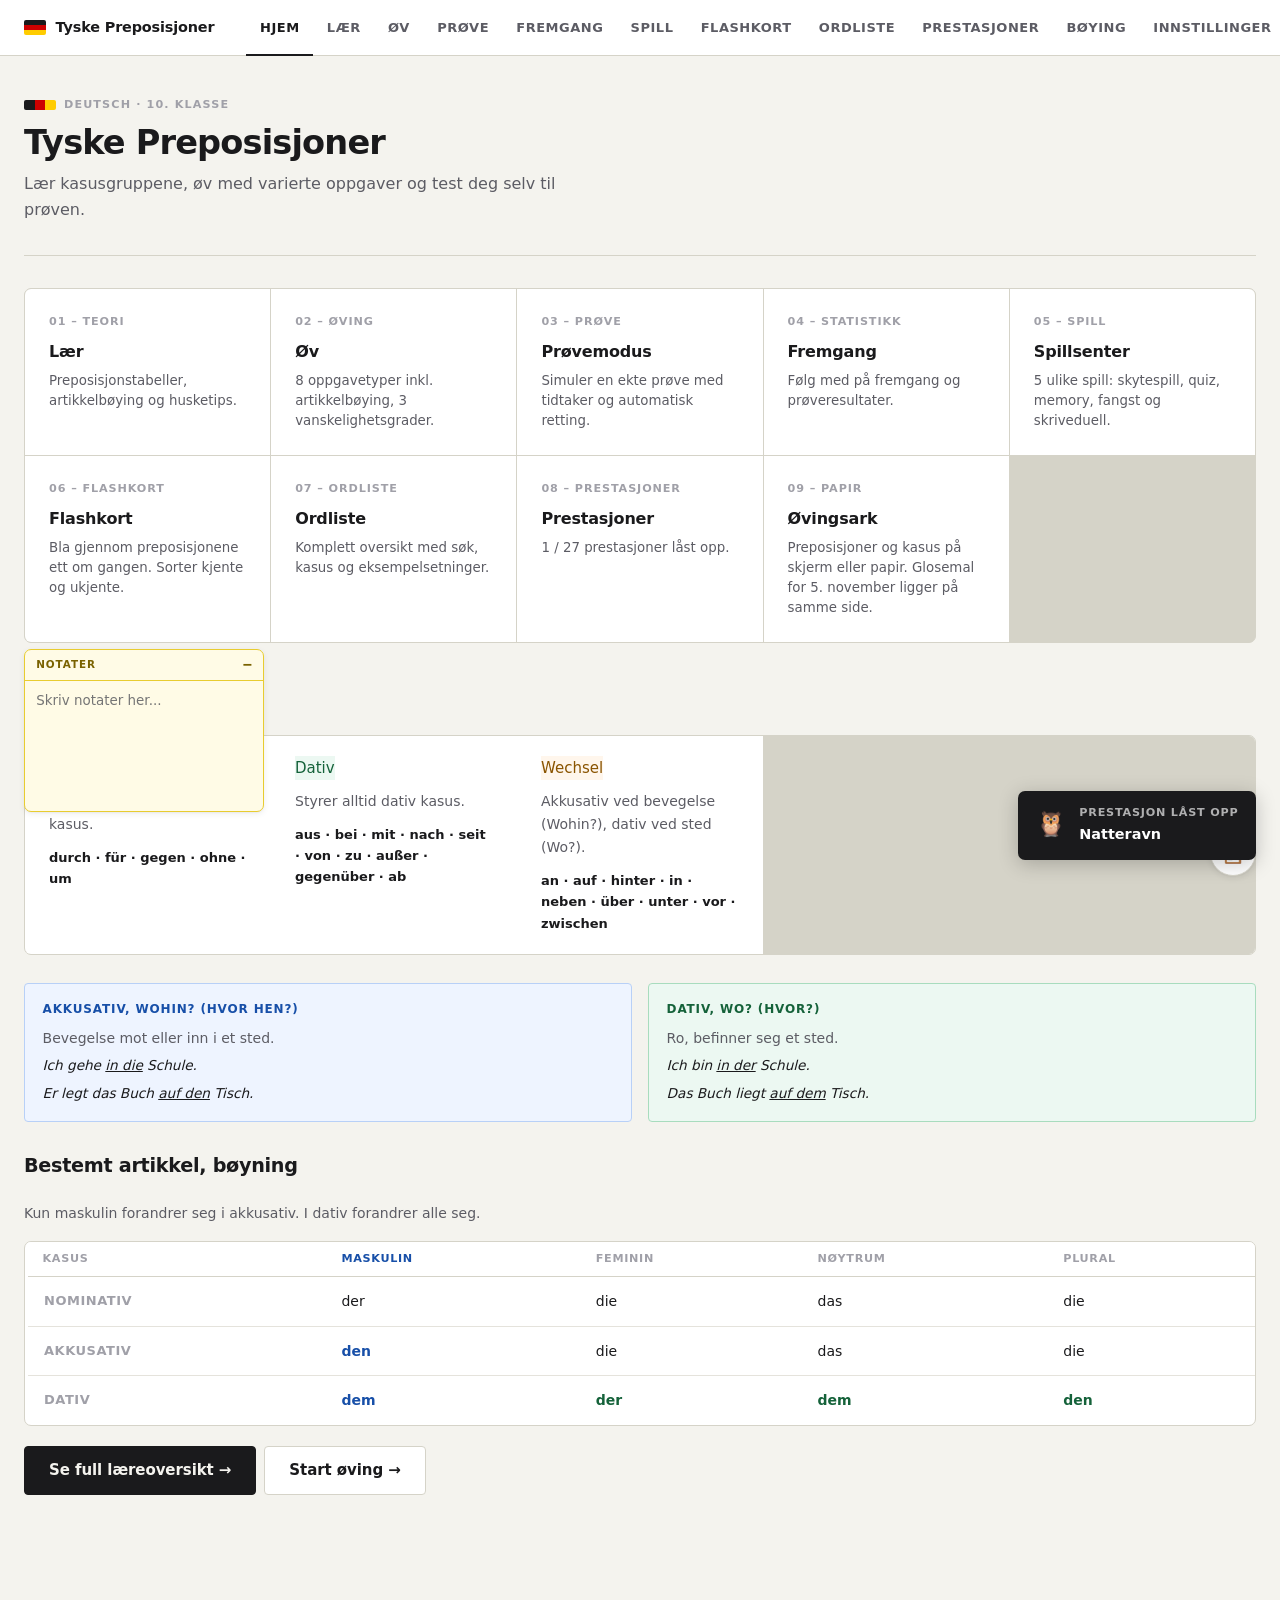
<file: index.html>
<!DOCTYPE html>
<html lang="nb">
<head>
  <meta charset="UTF-8" />
  <meta name="viewport" content="width=device-width, initial-scale=1.0" />
  <title>Tyske Preposisjoner</title>
  <link rel="stylesheet" href="css/style.css" />
</head>
<body>
<div id="page">

  <header class="page-header">
    <div class="page-header-eyebrow">
      <span class="flag-bar"><span class="f1"></span><span class="f2"></span><span class="f3"></span></span>
      <span>Deutsch &middot; 10. klasse</span>
    </div>
    <h1>Tyske Preposisjoner</h1>
    <p>Lær kasusgruppene, &oslash;v med varierte oppgaver og test deg selv til prøven.</p>
  </header>

  <div class="card-grid" style="margin-bottom:2.5rem;">
    <a class="grid-card" href="learn.html">
      <span class="grid-card-label">01 &ndash; Teori</span>
      <h3>Lær</h3>
      <p>Preposisjonstabeller, artikkelbøying og husketips.</p>
    </a>
    <a class="grid-card" href="practice.html">
      <span class="grid-card-label">02 &ndash; &Oslash;ving</span>
      <h3>&Oslash;v</h3>
      <p>8 oppgavetyper inkl. artikkelbøying, 3 vanskelighetsgrader.</p>
    </a>
    <a class="grid-card" href="test.html">
      <span class="grid-card-label">03 &ndash; Prøve</span>
      <h3>Prøvemodus</h3>
      <p>Simuler en ekte prøve med tidtaker og automatisk retting.</p>
    </a>
    <a class="grid-card" href="progress.html">
      <span class="grid-card-label">04 &ndash; Statistikk</span>
      <h3>Fremgang</h3>
      <p>Følg med på fremgang og prøveresultater.</p>
    </a>
    <a class="grid-card" href="game.html">
      <span class="grid-card-label">05 &ndash; Spill</span>
      <h3>Spillsenter</h3>
      <p>5 ulike spill: skytespill, quiz, memory, fangst og skriveduell.</p>
    </a>
    <a class="grid-card" href="flashkort.html">
      <span class="grid-card-label">06 &ndash; Flashkort</span>
      <h3>Flashkort</h3>
      <p>Bla gjennom preposisjonene ett om gangen. Sorter kjente og ukjente.</p>
    </a>
    <a class="grid-card" href="ordliste.html">
      <span class="grid-card-label">07 &ndash; Ordliste</span>
      <h3>Ordliste</h3>
      <p>Komplett oversikt med søk, kasus og eksempelsetninger.</p>
    </a>
    <a class="grid-card" href="achievements.html">
      <span class="grid-card-label">08 &ndash; Prestasjoner</span>
      <h3>Prestasjoner</h3>
      <p id="ach-home-count">L&aring;s opp alle 27 prestasjoner ved &aring; &oslash;ve og spille.</p>
    </a>
    <a class="grid-card" href="proveark.html">
      <span class="grid-card-label">09 &ndash; Papir</span>
      <h3>&Oslash;vingsark</h3>
      <p>Preposisjoner og kasus p&aring; skjerm eller papir. Glosemal for 5. november ligger p&aring; samme side.</p>
    </a>
  </div>

  <!-- 3 case groups -->
  <div class="section">
    <div class="section-head"><h2>Kasusgrupper</h2></div>

    <div style="border:1px solid var(--border);border-radius:var(--r);overflow:hidden;margin-bottom:1.75rem;">
      <div style="display:grid;grid-template-columns:repeat(auto-fill,minmax(240px,1fr));gap:0;background:var(--border);">
        <div style="background:var(--surface);padding:1.25rem 1.5rem;">
          <span class="case-chip chip-akk" style="margin-bottom:.6rem;display:inline-block;">Akkusativ</span>
          <p style="font-size:.875rem;color:var(--text2);margin-bottom:.65rem;">Styrer alltid akkusativ kasus.</p>
          <p style="font-size:.8125rem;font-weight:600;color:var(--text);">durch &middot; für &middot; gegen &middot; ohne &middot; um</p>
        </div>
        <div style="background:var(--surface);padding:1.25rem 1.5rem;">
          <span class="case-chip chip-dat" style="margin-bottom:.6rem;display:inline-block;">Dativ</span>
          <p style="font-size:.875rem;color:var(--text2);margin-bottom:.65rem;">Styrer alltid dativ kasus.</p>
          <p style="font-size:.8125rem;font-weight:600;color:var(--text);">aus &middot; bei &middot; mit &middot; nach &middot; seit &middot; von &middot; zu &middot; außer &middot; gegenüber &middot; ab</p>
        </div>
        <div style="background:var(--surface);padding:1.25rem 1.5rem;">
          <span class="case-chip chip-wex" style="margin-bottom:.6rem;display:inline-block;">Wechsel</span>
          <p style="font-size:.875rem;color:var(--text2);margin-bottom:.65rem;">Akkusativ ved bevegelse (Wohin?), dativ ved sted (Wo?).</p>
          <p style="font-size:.8125rem;font-weight:600;color:var(--text);">an &middot; auf &middot; hinter &middot; in &middot; neben &middot; über &middot; unter &middot; vor &middot; zwischen</p>
        </div>
      </div>
    </div>

    <!-- Wechsel rule -->
    <div class="two-col-rule" style="margin-bottom:1.75rem;">
      <div class="rule-col akk">
        <h4>Akkusativ, Wohin? (Hvor hen?)</h4>
        <p>Bevegelse mot eller inn i et sted.</p>
        <em>Ich gehe <u>in die</u> Schule.</em>
        <em>Er legt das Buch <u>auf den</u> Tisch.</em>
      </div>
      <div class="rule-col dat">
        <h4>Dativ, Wo? (Hvor?)</h4>
        <p>Ro, befinner seg et sted.</p>
        <em>Ich bin <u>in der</u> Schule.</em>
        <em>Das Buch liegt <u>auf dem</u> Tisch.</em>
      </div>
    </div>

    <!-- Article table teaser -->
    <div class="section-head"><h2>Bestemt artikkel, bøyning</h2></div>
    <p class="muted" style="margin-bottom:1rem;font-size:.875rem;">
      Kun maskulin forandrer seg i akkusativ. I dativ forandrer alle seg.
    </p>

    <div id="article-table-home"></div>

    <div class="btn-row" style="margin-top:1.25rem;">
      <a class="btn btn-primary btn-lg" href="learn.html">Se full læreoversikt &rarr;</a>
      <a class="btn btn-secondary btn-lg" href="practice.html">Start øving &rarr;</a>
    </div>
  </div>

</div>
<script src="js/data.js"></script>
<script src="js/main.js"></script>
<script src="js/audio.js"></script>
<script src="js/settings.js"></script>
<script src="js/achievements.js"></script>
<script>
document.addEventListener("DOMContentLoaded", () => {
  document.getElementById("article-table-home").innerHTML = buildArticleTable();
  // Show achievement count on home card
  const unlocked = Object.keys(Achievements.getUnlocked()).length;
  if (unlocked > 0) {
    document.getElementById("ach-home-count").textContent = unlocked + " / 27 prestasjoner låst opp.";
  }
});

function buildArticleTable() {
  return `
    <div class="table-wrap card" style="padding:0;overflow:hidden;">
      <table class="data-table">
        <thead>
          <tr>
            <th>Kasus</th>
            <th style="color:var(--akk)">Maskulin</th>
            <th>Feminin</th>
            <th>Nøytrum</th>
            <th>Plural</th>
          </tr>
        </thead>
        <tbody>
          ${ARTICLE_TABLE.rows.map(r => `
            <tr>
              <td style="font-weight:700;font-size:.8125rem;text-transform:uppercase;letter-spacing:.04em;color:var(--text3);">${r.kasus}</td>
              <td style="${r.changed.includes('mask') ? 'font-weight:800;color:var(--akk);' : ''}">${r.mask}</td>
              <td style="${r.changed.includes('fem')  ? 'font-weight:800;color:var(--dat);' : ''}">${r.fem}</td>
              <td style="${r.changed.includes('nøyt') ? 'font-weight:800;color:var(--dat);' : ''}">${r.nøyt}</td>
              <td style="${r.changed.includes('pl')   ? 'font-weight:800;color:var(--dat);' : ''}">${r.pl}</td>
            </tr>
          `).join("")}
        </tbody>
      </table>
    </div>`;
}
</script>
</body>
</html>
</file>
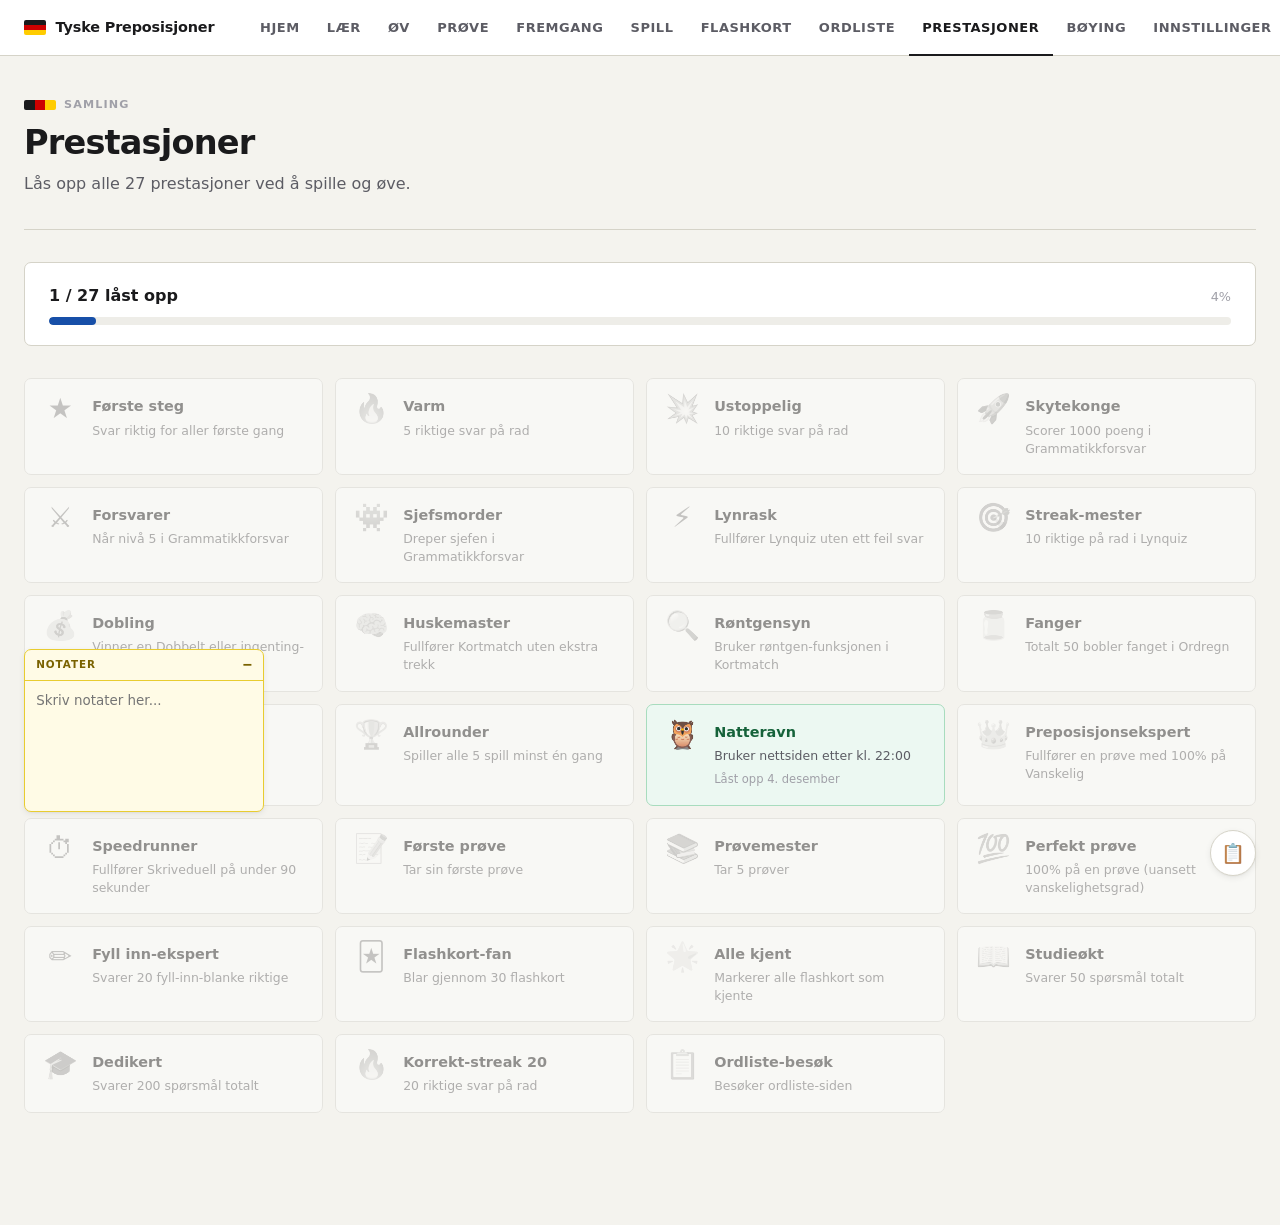
<file: achievements.html>
<!DOCTYPE html>
<html lang="nb">
<head>
  <meta charset="UTF-8" />
  <meta name="viewport" content="width=device-width, initial-scale=1.0" />
  <title>Prestasjoner &ndash; Tyske Preposisjoner</title>
  <link rel="stylesheet" href="css/style.css" />
</head>
<body>
<div id="page">

  <header class="page-header">
    <div class="page-header-eyebrow">
      <span class="flag-bar"><span class="f1"></span><span class="f2"></span><span class="f3"></span></span>
      <span>Samling</span>
    </div>
    <h1>Prestasjoner</h1>
    <p>L&aring;s opp alle 27 prestasjoner ved &aring; spille og &oslash;ve.</p>
  </header>

  <!-- Progress bar -->
  <div class="ach-progress-wrap">
    <div style="display:flex;justify-content:space-between;align-items:baseline;margin-bottom:.5rem;">
      <span id="ach-count-label" style="font-weight:700;font-size:1rem;">0 / 27 låst opp</span>
      <span id="ach-pct-label"   style="font-size:.8rem;color:var(--text3);">0%</span>
    </div>
    <div class="bar-track" style="height:8px;">
      <div class="bar-fill" id="ach-bar" style="width:0%;background:var(--akk);transition:width .6s ease;"></div>
    </div>
  </div>

  <!-- Grid -->
  <div class="ach-grid" id="ach-grid"></div>

</div>

<script src="js/data.js"></script>
<script src="js/main.js"></script>
<script src="js/audio.js"></script>
<script src="js/settings.js"></script>
<script src="js/achievements.js"></script>
<script>
document.addEventListener("DOMContentLoaded", () => {
  Settings.load();
  Achievements.checkNightOwl();

  const all      = Achievements.getAll();
  const unlocked = Achievements.getUnlocked();
  const grid     = document.getElementById("ach-grid");

  const count = Object.keys(unlocked).length;
  const pct   = Math.round(count / all.length * 100);

  document.getElementById("ach-count-label").textContent = count + " / " + all.length + " låst opp";
  document.getElementById("ach-pct-label").textContent   = pct + "%";
  setTimeout(() => {
    document.getElementById("ach-bar").style.width = pct + "%";
  }, 100);

  all.forEach(ach => {
    const isUnlocked = !!unlocked[ach.id];
    const date = isUnlocked ? new Date(unlocked[ach.id]).toLocaleDateString("nb-NO", { day:"numeric", month:"long" }) : null;

    const card = document.createElement("div");
    card.className = "ach-card" + (isUnlocked ? " unlocked" : " locked");
    card.innerHTML = `
      <div class="ach-card-icon">${ach.icon}</div>
      <div class="ach-card-body">
        <div class="ach-card-label">${ach.label}</div>
        <div class="ach-card-desc">${ach.desc}</div>
        ${date ? `<div class="ach-card-date">Låst opp ${date}</div>` : ""}
      </div>`;
    grid.appendChild(card);
  });
});
</script>
</body>
</html>
</file>
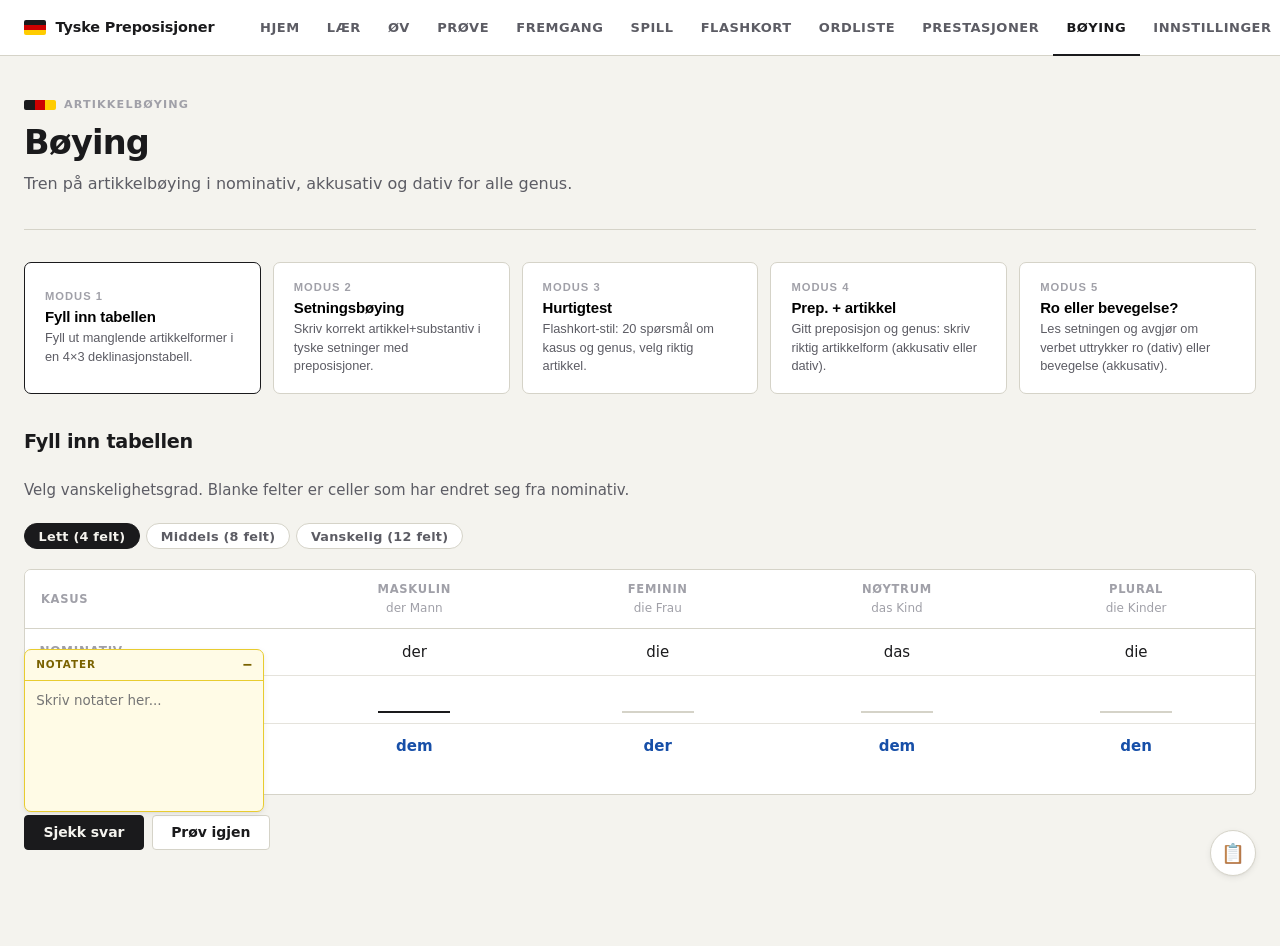
<file: boyving.html>
<!DOCTYPE html>
<html lang="nb">
<head>
  <meta charset="UTF-8" />
  <meta name="viewport" content="width=device-width, initial-scale=1.0" />
  <title>B&oslash;ying &ndash; Tyske Preposisjoner</title>
  <link rel="stylesheet" href="css/style.css" />
  <style>
    /* ── Mode selector ───────────────────────────────────────── */
    .mode-grid {
      display: grid;
      grid-template-columns: repeat(auto-fill, minmax(200px, 1fr));
      gap: 0.75rem;
      margin-bottom: 2rem;
    }
    .mode-card {
      background: var(--surface);
      border: 1.5px solid var(--border);
      border-radius: var(--r);
      padding: 1.1rem 1.25rem;
      cursor: pointer;
      transition: border-color .15s, background .15s;
      text-align: left;
    }
    .mode-card:hover { border-color: var(--text2); background: var(--surface2); }
    .mode-card.active { border-color: var(--text); background: var(--surface); }
    .mode-card-num {
      font-size: 0.7rem;
      font-weight: 700;
      letter-spacing: 0.09em;
      text-transform: uppercase;
      color: var(--text3);
      margin-bottom: 0.4rem;
    }
    .mode-card h3 { font-size: 0.9375rem; font-weight: 700; margin-bottom: 0.25rem; letter-spacing: -0.01em; }
    .mode-card p  { font-size: 0.8rem; color: var(--text2); line-height: 1.45; }

    /* ── Mode areas ──────────────────────────────────────────── */
    .mode-area { display: none; }
    .mode-area.active { display: block; }

    /* ── Declension table ────────────────────────────────────── */
    .decl-table-wrap {
      overflow-x: auto;
      margin-bottom: 1.5rem;
    }
    .decl-table {
      width: 100%;
      border-collapse: collapse;
      font-size: 0.9rem;
    }
    .decl-table th {
      text-align: center;
      font-size: 0.72rem;
      font-weight: 700;
      text-transform: uppercase;
      letter-spacing: 0.06em;
      color: var(--text3);
      padding: 0.6rem 1rem;
      border-bottom: 1px solid var(--border);
      background: var(--surface);
    }
    .decl-table th:first-child { text-align: left; }
    .decl-table td {
      padding: 0.65rem 0.9rem;
      text-align: center;
      border-bottom: 1px solid var(--border2);
      font-size: 0.9375rem;
    }
    .decl-table td:first-child {
      text-align: left;
      font-size: 0.75rem;
      font-weight: 700;
      text-transform: uppercase;
      letter-spacing: 0.06em;
      color: var(--text3);
      white-space: nowrap;
    }
    .decl-table tbody tr:last-child td { border-bottom: none; }
    .decl-table tbody tr:hover { background: var(--surface2); }

    .decl-input {
      width: 72px;
      border: none;
      border-bottom: 2px solid var(--border);
      background: transparent;
      font-family: inherit;
      font-size: 0.9375rem;
      color: var(--text);
      padding: 0.2rem 0;
      text-align: center;
      outline: none;
      transition: border-color .15s;
    }
    .decl-input:focus { border-bottom-color: var(--text); }
    .decl-input.correct { border-bottom-color: var(--dat); color: var(--dat); }
    .decl-input.wrong   { border-bottom-color: var(--de-red); color: var(--de-red); }
    .correct-ans {
      font-size: 0.8rem;
      color: var(--de-red);
      font-weight: 600;
      display: block;
      margin-top: 0.15rem;
    }

    /* difficulty strip */
    .diff-strip {
      display: flex;
      gap: 0.4rem;
      margin-bottom: 1.25rem;
    }

    /* ── Setningsbøying (mode 2) ─────────────────────────────── */
    .sent-item {
      background: var(--surface);
      border: 1px solid var(--border);
      border-radius: var(--r-sm);
      padding: 1rem 1.25rem;
      margin-bottom: 0.75rem;
    }
    .sent-question {
      font-size: 1rem;
      font-weight: 600;
      margin-bottom: 0.65rem;
      letter-spacing: -0.01em;
    }
    .sent-question .blank {
      display: inline-block;
      min-width: 100px;
      border-bottom: 2px solid var(--text);
      vertical-align: bottom;
      color: var(--text3);
      text-align: center;
      font-style: italic;
    }
    .sent-input-row {
      display: flex;
      gap: 0.5rem;
      align-items: center;
      flex-wrap: wrap;
    }
    .sent-input {
      flex: 1;
      min-width: 140px;
      border: none;
      border-bottom: 2px solid var(--border);
      background: transparent;
      font-family: inherit;
      font-size: 0.9375rem;
      color: var(--text);
      padding: 0.3rem 0;
      outline: none;
      transition: border-color .15s;
    }
    .sent-input:focus { border-bottom-color: var(--text); }
    .sent-input.correct { border-bottom-color: var(--dat); color: var(--dat); }
    .sent-input.wrong   { border-bottom-color: var(--de-red); color: var(--de-red); }
    .sent-feedback {
      font-size: 0.8rem;
      margin-top: 0.4rem;
    }
    .sent-feedback.ok  { color: var(--dat); }
    .sent-feedback.err { color: var(--de-red); }
    .sent-item .hint-line { margin-top: 0.35rem; font-size: 0.8rem; }

    /* mode 2 score bar */
    .sent-score-bar {
      background: var(--surface);
      border: 1px solid var(--border);
      border-radius: var(--r);
      padding: 1.25rem 1.5rem;
      margin-bottom: 1.5rem;
      display: flex;
      align-items: center;
      gap: 1rem;
      flex-wrap: wrap;
    }
    .sent-score-label { font-size: 0.8rem; color: var(--text3); font-weight: 700; text-transform: uppercase; letter-spacing: .07em; }
    .sent-score-num   { font-size: 1.5rem; font-weight: 800; letter-spacing: -0.03em; }

    /* ── Hurtigtest (mode 3) ─────────────────────────────────── */
    .flash-panel {
      max-width: 520px;
      margin: 0 auto;
    }
    .flash-card {
      background: var(--surface);
      border: 1px solid var(--border);
      border-radius: var(--r);
      padding: 2.5rem 2rem;
      text-align: center;
      margin-bottom: 1.25rem;
    }
    .flash-label {
      font-size: 0.72rem;
      font-weight: 700;
      text-transform: uppercase;
      letter-spacing: 0.09em;
      color: var(--text3);
      margin-bottom: 0.75rem;
    }
    .flash-prompt {
      font-size: 1.35rem;
      font-weight: 700;
      letter-spacing: -0.02em;
      color: var(--text);
    }
    .flash-options {
      display: grid;
      grid-template-columns: 1fr 1fr;
      gap: 0.5rem;
      margin-bottom: 1rem;
    }
    .flash-opt {
      padding: 0.85rem 1rem;
      background: var(--surface);
      border: 1.5px solid var(--border);
      border-radius: var(--r-sm);
      font-size: 1.15rem;
      font-weight: 700;
      cursor: pointer;
      font-family: inherit;
      color: var(--text);
      transition: border-color .12s, background .12s;
      letter-spacing: -0.01em;
    }
    .flash-opt:hover:not(:disabled) { border-color: var(--text); background: var(--surface2); }
    .flash-opt.correct { border-color: var(--dat); background: var(--dat-bg); color: var(--dat); }
    .flash-opt.wrong   { border-color: var(--de-red); background: #FEF2F2; color: var(--de-red); }
    .flash-progress {
      font-size: 0.8rem;
      color: var(--text3);
      text-align: center;
      margin-bottom: 1rem;
    }
    .flash-result {
      text-align: center;
      padding: 2rem;
      background: var(--surface);
      border: 1px solid var(--border);
      border-radius: var(--r);
      max-width: 520px;
      margin: 0 auto;
    }
  </style>
</head>
<body>
<div id="page">

  <header class="page-header">
    <div class="page-header-eyebrow">
      <span class="flag-bar"><span class="f1"></span><span class="f2"></span><span class="f3"></span></span>
      <span>Artikkelbøying</span>
    </div>
    <h1>B&oslash;ying</h1>
    <p>Tren p&aring; artikkelb&oslash;ying i nominativ, akkusativ og dativ for alle genus.</p>
  </header>

  <!-- Mode selector -->
  <div class="mode-grid" id="mode-grid">
    <button class="mode-card active" data-mode="tabell" onclick="switchMode('tabell', this)">
      <div class="mode-card-num">Modus 1</div>
      <h3>Fyll inn tabellen</h3>
      <p>Fyll ut manglende artikkelformer i en 4&times;3 deklinasjonstabell.</p>
    </button>
    <button class="mode-card" data-mode="setning" onclick="switchMode('setning', this)">
      <div class="mode-card-num">Modus 2</div>
      <h3>Setningsb&oslash;ying</h3>
      <p>Skriv korrekt artikkel+substantiv i tyske setninger med preposisjoner.</p>
    </button>
    <button class="mode-card" data-mode="hurtig" onclick="switchMode('hurtig', this)">
      <div class="mode-card-num">Modus 3</div>
      <h3>Hurtigtest</h3>
      <p>Flashkort-stil: 20 sp&oslash;rsm&aring;l om kasus og genus, velg riktig artikkel.</p>
    </button>
    <button class="mode-card" data-mode="prepArt" onclick="switchMode('prepArt', this)">
      <div class="mode-card-num">Modus 4</div>
      <h3>Prep. + artikkel</h3>
      <p>Gitt preposisjon og genus: skriv riktig artikkelform (akkusativ eller dativ).</p>
    </button>
    <button class="mode-card" data-mode="roEllerBev" onclick="switchMode('roEllerBev', this)">
      <div class="mode-card-num">Modus 5</div>
      <h3>Ro eller bevegelse?</h3>
      <p>Les setningen og avgjør om verbet uttrykker ro (dativ) eller bevegelse (akkusativ).</p>
    </button>
  </div>

  <!-- ── MODE 1: Fyll inn tabellen ──────────────────────────── -->
  <div class="mode-area active" id="mode-tabell">
    <div class="section-head">
      <h2>Fyll inn tabellen</h2>
    </div>
    <p class="muted" style="margin-bottom:1.25rem;">Velg vanskelighetsgrad. Blanke felter er celler som har endret seg fra nominativ.</p>

    <div class="diff-strip">
      <button class="diff-btn active" data-diff-tabell="easy" onclick="setTabellDiff('easy', this)">Lett (4 felt)</button>
      <button class="diff-btn" data-diff-tabell="medium" onclick="setTabellDiff('medium', this)">Middels (8 felt)</button>
      <button class="diff-btn" data-diff-tabell="hard" onclick="setTabellDiff('hard', this)">Vanskelig (12 felt)</button>
    </div>

    <div class="card" style="padding:0;overflow:hidden;margin-bottom:1.25rem;">
      <div class="decl-table-wrap" style="padding:0;">
        <table class="decl-table" id="decl-table">
          <thead>
            <tr>
              <th>Kasus</th>
              <th>Maskulin<br><span style="font-weight:400;text-transform:none;letter-spacing:0;font-size:.75rem;">der Mann</span></th>
              <th>Feminin<br><span style="font-weight:400;text-transform:none;letter-spacing:0;font-size:.75rem;">die Frau</span></th>
              <th>N&oslash;ytrum<br><span style="font-weight:400;text-transform:none;letter-spacing:0;font-size:.75rem;">das Kind</span></th>
              <th>Plural<br><span style="font-weight:400;text-transform:none;letter-spacing:0;font-size:.75rem;">die Kinder</span></th>
            </tr>
          </thead>
          <tbody id="decl-tbody"></tbody>
        </table>
      </div>
    </div>

    <div class="btn-row" style="margin-bottom:1rem;">
      <button class="btn btn-primary" onclick="checkTabell()">Sjekk svar</button>
      <button class="btn btn-secondary" onclick="resetTabell()">Pr&oslash;v igjen</button>
    </div>
    <div id="tabell-feedback" class="feedback"></div>
  </div>

  <!-- ── MODE 2: Setningsbøying ─────────────────────────────── -->
  <div class="mode-area" id="mode-setning">
    <div class="section-head">
      <h2>Setningsb&oslash;ying</h2>
    </div>
    <p class="muted" style="margin-bottom:1.25rem;">Skriv inn riktig artikkel+substantiv i de blanke feltene. Trykk Enter eller klikk Sjekk etter hvert svar.</p>

    <div id="sent-score-bar" class="sent-score-bar">
      <div>
        <div class="sent-score-label">Poeng</div>
        <div class="sent-score-num" id="sent-score">0 / 0</div>
      </div>
      <button class="btn btn-secondary btn-sm" onclick="resetSetning()">Nullstill</button>
    </div>

    <div id="sent-list"></div>
  </div>

  <!-- ── MODE 4: Prep. + artikkel ─────────────────────────────── -->
  <div class="mode-area" id="mode-prepArt">
    <div class="section-head"><h2>Preposisjon + artikkel</h2></div>
    <p class="muted" style="margin-bottom:1.25rem;">Skriv riktig artikkelform. Tenk: hvilken kasus krever denne preposisjonen? Hva er genus?</p>
    <div id="prepArt-score-bar" class="sent-score-bar">
      <div>
        <div class="sent-score-label">Poeng</div>
        <div class="sent-score-num" id="prepArt-score">0 / 0</div>
      </div>
      <button class="btn btn-secondary btn-sm" onclick="buildPrepArt()">Nullstill</button>
    </div>
    <div id="prepArt-list"></div>
  </div>

  <!-- ── MODE 5: Ro eller bevegelse ───────────────────────────── -->
  <div class="mode-area" id="mode-roEllerBev">
    <div class="section-head"><h2>Ro eller bevegelse?</h2></div>
    <p class="muted" style="margin-bottom:1.25rem;">Les setningen. Klikk <strong>Ro (Dativ)</strong> eller <strong>Bevegelse (Akkusativ)</strong>.</p>
    <div id="rob-start" class="flash-result" style="margin-bottom:1.5rem;">
      <p style="font-size:1.05rem;font-weight:700;margin-bottom:.5rem;">Ro eller bevegelse?</p>
      <p class="muted small" style="margin-bottom:1.25rem;">20 setninger med Wechselpräpositionen. Avgjør kasus basert p&aring; kontekst.</p>
      <button class="btn btn-primary" onclick="startRoB()">Start &rarr;</button>
    </div>
    <div id="rob-play" class="hidden">
      <div class="flash-panel">
        <div class="flash-progress" id="rob-progress">Setning 1 av 20</div>
        <div class="flash-card" id="rob-card">
          <div class="flash-label" id="rob-prep"></div>
          <div class="flash-prompt" id="rob-sent" style="font-size:1.1rem;line-height:1.5;"></div>
        </div>
        <div class="flash-options" id="rob-options">
          <button class="flash-opt" onclick="checkRoB(this,'dativ')">Ro (Dativ)</button>
          <button class="flash-opt" onclick="checkRoB(this,'akkusativ')">Bevegelse (Akkusativ)</button>
        </div>
        <div class="feedback" id="rob-feedback"></div>
        <div class="ex-actions" id="rob-actions">
          <button class="btn btn-primary" onclick="nextRoB()">Neste &rarr;</button>
        </div>
      </div>
    </div>
    <div id="rob-result" class="hidden flash-result">
      <p class="small muted" style="margin-bottom:.75rem;">Ro eller bevegelse?</p>
      <div class="score-ring" id="rob-ring">
        <span class="score-num" id="rob-score-num"></span>
        <span class="score-pct" id="rob-score-pct"></span>
      </div>
      <p style="font-size:1.05rem;font-weight:700;margin-bottom:.35rem;" id="rob-msg"></p>
      <button class="btn btn-primary" style="margin-top:.75rem;" onclick="startRoB()">Pr&oslash;v igjen</button>
    </div>
  </div>

  <!-- ── MODE 3: Hurtigtest ─────────────────────────────────── -->
  <div class="mode-area" id="mode-hurtig">
    <div id="hurtig-start" class="flash-result" style="margin-bottom:1.5rem;">
      <p style="font-size:1.05rem;font-weight:700;margin-bottom:.5rem;">Hurtigtest</p>
      <p class="muted small" style="margin-bottom:1.25rem;">20 tilfeldige sp&oslash;rsm&aring;l om genus og kasus. Velg riktig artikkel blant fire knapper.</p>
      <button class="btn btn-primary" onclick="startHurtig()">Start &rarr;</button>
    </div>
    <div id="hurtig-play" class="hidden">
      <div class="flash-panel">
        <div class="flash-progress" id="hurtig-progress">Sp&oslash;rsm&aring;l 1 av 20</div>
        <div class="flash-card" id="hurtig-card">
          <div class="flash-label" id="hurtig-label"></div>
          <div class="flash-prompt" id="hurtig-prompt"></div>
        </div>
        <div class="flash-options" id="hurtig-options"></div>
        <div class="feedback" id="hurtig-feedback"></div>
        <div class="ex-actions" id="hurtig-actions">
          <button class="btn btn-primary" onclick="nextHurtig()">Neste &rarr;</button>
        </div>
      </div>
    </div>
    <div id="hurtig-result" class="hidden flash-result">
      <p class="small muted" style="margin-bottom:.75rem;">Hurtigtest</p>
      <div class="score-ring" id="hurtig-ring">
        <span class="score-num" id="hurtig-score-num"></span>
        <span class="score-pct" id="hurtig-score-pct"></span>
      </div>
      <p style="font-size:1.05rem;font-weight:700;margin-bottom:.35rem;" id="hurtig-msg"></p>
      <p class="muted small" style="margin-bottom:1.75rem;" id="hurtig-detail"></p>
      <button class="btn btn-primary" onclick="startHurtig()">Pr&oslash;v igjen</button>
    </div>
  </div>

</div>

<script src="js/data.js"></script>
<script src="js/main.js"></script>
<script src="js/audio.js"></script>
<script src="js/settings.js"></script>
<script src="js/achievements.js"></script>
<script>
// ── Mode switching ────────────────────────────────────────────

function switchMode(mode, btn) {
  document.querySelectorAll(".mode-card").forEach(c => c.classList.remove("active"));
  document.querySelectorAll(".mode-area").forEach(a => a.classList.remove("active"));
  btn.classList.add("active");
  document.getElementById("mode-" + mode).classList.add("active");
}

// ── MODE 1: Fyll inn tabellen ─────────────────────────────────

// Which cells to blank per difficulty:
// easy:   4 cells  = all changed cells in dativ row (mask, fem, nøyt, pl)
// medium: 8 cells  = all dativ + all akkusativ changed (just mask)… actually we blank
//                    the 4 changed dativ cells + all akkusativ changed + 3 more
//         Plan: easy=dativ 4, medium=dativ 4 + akkusativ 1 + nominativ-row all 4 (but nom never changed)
//         Better: easy = 4 dativ, medium = 4 dativ + 4 akkusativ cols (mask only changes but reveal all in akk row),
//                 hard = every non-nominativ cell (all 12 cells across akk+dat rows, i.e. 4+4+4 wait that's only 8 per
//                        two rows x 4 cols = 8 changed cells, task says "all 12 changed cells")
//         ARTICLE_TABLE: nom has 0 changed, akk has 1 changed (mask), dat has 4 changed.
//         Total "changed" = 5. Task says: easy=4, medium=8, hard=12.
//         We interpret: blank N cells randomly chosen from the 4x3 non-nominativ grid (12 cells).
//         easy: 4 blanks, medium: 8 blanks, hard: all 12 blanks.

let tabellDiff = "easy";
let tabellBlanked = []; // [{row, col, answer}]

const COLS = ["mask","fem","nøyt","pl"];
const COL_LABELS = ["Maskulin","Feminin","Nøytrum","Plural"];

function setTabellDiff(diff, btn) {
  tabellDiff = diff;
  document.querySelectorAll("[data-diff-tabell]").forEach(b => b.classList.remove("active"));
  btn.classList.add("active");
  buildTabell();
}

function buildTabell() {
  const countMap = { easy: 4, medium: 8, hard: 12 };
  const count = countMap[tabellDiff];

  // All non-nominativ cells: rows 1 (akk) and 2 (dat), cols 0-3
  const candidates = [];
  ARTICLE_TABLE.rows.forEach((row, ri) => {
    if (ri === 0) return; // skip nominativ
    COLS.forEach((col, ci) => {
      candidates.push({ row: ri, col: ci, answer: row[col] });
    });
  });

  // Shuffle and pick `count`
  const picked = shuffle(candidates).slice(0, count);
  tabellBlanked = picked;

  const tbody = document.getElementById("decl-tbody");
  tbody.innerHTML = ARTICLE_TABLE.rows.map((row, ri) => {
    const cells = COLS.map((col, ci) => {
      const blank = tabellBlanked.find(b => b.row === ri && b.col === ci);
      if (blank) {
        return `<td><input class="decl-input" id="cell-${ri}-${ci}" type="text" maxlength="4" autocomplete="off" spellcheck="false" /></td>`;
      }
      return `<td style="font-weight:${row.changed.includes(col) ? '800;color:var(--akk)' : '400'}">${row[col]}</td>`;
    });
    return `<tr><td>${row.kasus}</td>${cells.join("")}</tr>`;
  }).join("");

  // Restore feedback
  const fb = document.getElementById("tabell-feedback");
  fb.className = "feedback";
  fb.innerHTML = "";

  // Enter key on last input submits
  const inputs = tbody.querySelectorAll(".decl-input");
  inputs.forEach((inp, idx) => {
    inp.addEventListener("keydown", e => {
      if (e.key === "Enter") {
        if (idx < inputs.length - 1) inputs[idx + 1].focus();
        else checkTabell();
      }
    });
  });
  if (inputs[0]) setTimeout(() => inputs[0].focus(), 40);
}

function checkTabell() {
  let correct = 0;
  tabellBlanked.forEach(({ row, col, answer }) => {
    const inp = document.getElementById(`cell-${row}-${col}`);
    if (!inp) return;
    const val = inp.value.trim().toLowerCase();
    const ok  = val === answer.toLowerCase();
    inp.classList.remove("correct","wrong");
    inp.classList.add(ok ? "correct" : "wrong");
    inp.disabled = true;
    if (!ok) {
      // show correct answer below input
      let span = inp.parentElement.querySelector(".correct-ans");
      if (!span) { span = document.createElement("span"); span.className = "correct-ans"; inp.parentElement.appendChild(span); }
      span.textContent = answer;
    }
    if (ok) correct++;
  });

  const total = tabellBlanked.length;
  const pct = Math.round((correct / total) * 100);
  const ok = correct === total;
  const fb = document.getElementById("tabell-feedback");
  fb.className = "feedback show";
  fb.innerHTML = `
    <div class="feedback-status ${ok ? 'ok' : 'err'}">
      <span class="feedback-icon ${ok ? 'ok' : 'err'}">${ok ? '&#10003;' : '&#10007;'}</span>
      ${correct} av ${total} riktige (${pct}%)
    </div>
    ${ok ? '<p class="feedback-exp">Alle riktige! Godt jobbet.</p>' : '<p class="feedback-exp">Feil er markert i r&oslash;dt med riktig svar under.</p>'}`;
}

function resetTabell() {
  buildTabell();
}

// ── MODE 2: Setningsbøying ────────────────────────────────────

const SENT_EXERCISES = [
  { prep: "durch",   prompt: "Er l&auml;uft durch ___ (der Wald, Akk.)",                   answers: ["den Wald"],                            hint: "durch + Akk.: der &rarr; den" },
  { prep: "f&uuml;r", prompt: "Das Geschenk ist f&uuml;r ___ (die Mutter, Akk.)",          answers: ["die Mutter"],                          hint: "f&uuml;r + Akk.: die &rarr; die" },
  { prep: "mit",     prompt: "Ich fahre mit ___ (der Bus, Dat.)",                           answers: ["dem Bus"],                             hint: "mit + Dat.: der &rarr; dem" },
  { prep: "zu",      prompt: "Wir gehen zu ___ (die Schule, Dat.)",                         answers: ["zur Schule", "zu der Schule"],          hint: "zu + Dat. (zur = zu+der)" },
  { prep: "in",      prompt: "Wir gehen in ___ (das Kino, Akk.)",                           answers: ["ins Kino", "in das Kino"],              hint: "in + Akk. (ins = in+das)" },
  { prep: "auf",     prompt: "Das Buch liegt auf ___ (der Tisch, Dat.)",                    answers: ["dem Tisch"],                           hint: "auf + Dat. (ro): der &rarr; dem" },
  { prep: "an",      prompt: "Er h&auml;ngt das Bild an ___ (die Wand, Akk.)",              answers: ["die Wand"],                            hint: "an + Akk. (bevegelse): die &rarr; die" },
  { prep: "von",     prompt: "Das Buch ist von ___ (der Lehrer, Dat.)",                     answers: ["dem Lehrer"],                          hint: "von + Dat.: der &rarr; dem" },
  { prep: "bei",     prompt: "Er ist bei ___ (die Arbeit, Dat.)",                           answers: ["der Arbeit"],                          hint: "bei + Dat.: die &rarr; der" },
  { prep: "&uuml;ber", prompt: "&Uuml;ber ___ (das Thema, Akk.) spricht er gern.",         answers: ["das Thema"],                           hint: "&uuml;ber + Akk.: das &rarr; das" },
  { prep: "seit",    prompt: "Ich lerne seit ___ (drei Jahre, Dat.) Deutsch.",              answers: ["drei Jahren"],                         hint: "seit + Dat.: Jahre &rarr; Jahren (flertall +n)" },
  { prep: "um",      prompt: "Wir laufen um ___ (der See, Akk.).",                          answers: ["den See"],                             hint: "um + Akk.: der &rarr; den" },
  { prep: "gegen",   prompt: "Wir spielen gegen ___ (der Wind, Akk.).",                     answers: ["den Wind"],                            hint: "gegen + Akk.: der &rarr; den" },
  { prep: "hinter",  prompt: "Der Hund sitzt hinter ___ (das Haus, Dat.).",                 answers: ["dem Haus"],                            hint: "hinter + Dat. (ro): das &rarr; dem" },
  { prep: "neben",   prompt: "Das Caf&eacute; liegt neben ___ (die Kirche, Dat.).",         answers: ["der Kirche"],                          hint: "neben + Dat. (ro): die &rarr; der" },
  { prep: "aus",     prompt: "Er kommt aus ___ (die Schweiz, Dat.)",                        answers: ["der Schweiz"],                         hint: "aus + Dat.: die &rarr; der" },
  { prep: "nach",    prompt: "Nach ___ (das Abendessen, Dat.) gehe ich schlafen.",          answers: ["dem Abendessen"],                      hint: "nach + Dat.: das &rarr; dem" },
  { prep: "vor",     prompt: "Das Auto steht vor ___ (die Garage, Dat.)",                   answers: ["der Garage"],                          hint: "vor + Dat. (ro): die &rarr; der" },
  { prep: "vor",     prompt: "Er f&auml;hrt das Auto vor ___ (die Garage, Akk.)",           answers: ["die Garage"],                          hint: "vor + Akk. (bevegelse): die &rarr; die" },
  { prep: "unter",   prompt: "Die Katze schl&auml;ft unter ___ (das Bett, Dat.)",           answers: ["dem Bett"],                            hint: "unter + Dat. (ro): das &rarr; dem" },
  { prep: "unter",   prompt: "Die Katze kriecht unter ___ (das Bett, Akk.)",                answers: ["das Bett"],                            hint: "unter + Akk. (bevegelse): das &rarr; das" },
  { prep: "zwischen", prompt: "Das Heft liegt zwischen ___ (die B&uuml;cher, Dat.)",        answers: ["den B\u00fcchern"],                    hint: "zwischen + Dat.: die (pl.) &rarr; den, substantiv +n" },
  { prep: "zwischen", prompt: "Er legt das Heft zwischen ___ (die B&uuml;cher, Akk.)",      answers: ["die B\u00fccher"],                     hint: "zwischen + Akk.: die (pl.) &rarr; die" },
  { prep: "an",      prompt: "Das Bild h&auml;ngt an ___ (die Wand, Dat.)",                 answers: ["der Wand"],                            hint: "an + Dat. (ro): die &rarr; der" },
  { prep: "auf",     prompt: "Ich lege das Buch auf ___ (der Tisch, Akk.)",                 answers: ["den Tisch"],                           hint: "auf + Akk. (bevegelse): der &rarr; den" },
  { prep: "beim",    prompt: "Ich treffe ihn beim ___ (das Eingang... der Eingang, Dat.)",  answers: ["beim Eingang", "dem Eingang"],          hint: "bei + dem = beim (maskulin dativ)" },
  { prep: "zum",     prompt: "Wir fahren zum ___ (der Bahnhof, Dat.)",                      answers: ["Bahnhof", "zum Bahnhof"],               hint: "zu + dem = zum (maskulin dativ)" },
  { prep: "&uuml;ber", prompt: "Die Lampe h&auml;ngt &uuml;ber ___ (der Tisch, Dat.)",    answers: ["dem Tisch"],                           hint: "&uuml;ber + Dat. (ro): der &rarr; dem" },
  { prep: "gegen",   prompt: "Er lehnt das Fahrrad gegen ___ (die Wand, Akk.)",             answers: ["die Wand"],                            hint: "gegen + Akk.: die &rarr; die" },
  { prep: "au&szlig;er", prompt: "Alle au&szlig;er ___ (der Chef, Dat.) lachen.",           answers: ["dem Chef"],                            hint: "au&szlig;er + Dat.: der &rarr; dem" },
];

let sentCorrect = 0;
let sentAnswered = 0;

function buildSetning() {
  sentCorrect = 0;
  sentAnswered = 0;
  updateSentScore();

  const list = document.getElementById("sent-list");
  list.innerHTML = SENT_EXERCISES.map((ex, i) => `
    <div class="sent-item" id="sent-item-${i}">
      <div class="sent-question">${ex.prompt.replace("___", '<span class="blank">&nbsp;&nbsp;&nbsp;&nbsp;&nbsp;&nbsp;&nbsp;&nbsp;&nbsp;&nbsp;</span>')}</div>
      <div class="hint-line">Hint: ${ex.hint}</div>
      <div class="sent-input-row">
        <input class="sent-input" id="sent-inp-${i}" type="text"
          placeholder="Skriv svar&hellip;"
          autocomplete="off" spellcheck="false"
          onkeydown="if(event.key==='Enter') checkSent(${i})" />
        <button class="btn btn-primary btn-sm" id="sent-btn-${i}" onclick="checkSent(${i})">Sjekk</button>
      </div>
      <div class="sent-feedback" id="sent-fb-${i}"></div>
    </div>`).join("");
}

function normalize(s) {
  return s.trim().toLowerCase().replace(/\s+/g," ");
}

function checkSent(i) {
  const ex  = SENT_EXERCISES[i];
  const inp = document.getElementById(`sent-inp-${i}`);
  const btn = document.getElementById(`sent-btn-${i}`);
  const fb  = document.getElementById(`sent-fb-${i}`);
  if (!inp || inp.disabled) return;
  const val = normalize(inp.value);
  if (!val) return;

  const ok = ex.answers.some(a => normalize(a) === val);
  inp.classList.add(ok ? "correct" : "wrong");
  inp.disabled = true;
  btn.disabled = true;

  fb.className = "sent-feedback " + (ok ? "ok" : "err");
  if (ok) {
    fb.textContent = "Riktig!";
    sentCorrect++;
  } else {
    fb.innerHTML = `Feil. Riktig: <strong>${ex.answers[0]}</strong>`;
  }
  sentAnswered++;
  updateSentScore();
}

function updateSentScore() {
  document.getElementById("sent-score").textContent = `${sentCorrect} / ${sentAnswered}`;
}

function resetSetning() {
  buildSetning();
}

// ── MODE 3: Hurtigtest ────────────────────────────────────────

// Generate all gender+case combos from ARTICLE_TABLE
function generateHurtigQuestions(count) {
  const pool = [];
  const genusLabels = ["Maskulin", "Feminin", "N\u00f8ytrum", "Plural"];
  const genusKeys   = ["mask", "fem", "n\u00f8yt", "pl"];
  const kasusLabels = ["Nominativ", "Akkusativ", "Dativ"];

  ARTICLE_TABLE.rows.forEach((row, ri) => {
    genusKeys.forEach((key, gi) => {
      const answer = row[key];
      // Distractors: all other forms in this row + others
      const allForms = ["der","die","das","den","dem"];
      const options = shuffle(allForms.filter(f => f !== answer)).slice(0, 3);
      options.push(answer);
      pool.push({
        label: kasusLabels[ri],
        prompt: `${genusLabels[gi]} i ${kasusLabels[ri].toLowerCase()}`,
        answer,
        options: shuffle(options),
      });
    });
  });

  return shuffle(pool).slice(0, Math.min(count, pool.length));
}

let hurtigQuestions = [];
let hurtigIndex = 0;
let hurtigCorrect = 0;

function startHurtig() {
  hurtigQuestions = generateHurtigQuestions(20);
  hurtigIndex = 0;
  hurtigCorrect = 0;

  document.getElementById("hurtig-start").classList.add("hidden");
  document.getElementById("hurtig-result").classList.add("hidden");
  document.getElementById("hurtig-play").classList.remove("hidden");
  showHurtigQuestion();
}

function showHurtigQuestion() {
  const q = hurtigQuestions[hurtigIndex];
  document.getElementById("hurtig-progress").textContent =
    `Sp\u00f8rsm\u00e5l ${hurtigIndex + 1} av ${hurtigQuestions.length}`;
  document.getElementById("hurtig-label").textContent = q.label;
  document.getElementById("hurtig-prompt").textContent = q.prompt;

  const opts = document.getElementById("hurtig-options");
  opts.innerHTML = q.options.map(o =>
    `<button class="flash-opt" onclick="checkHurtig(this,'${o}')">${o}</button>`
  ).join("");

  document.getElementById("hurtig-feedback").className = "feedback";
  document.getElementById("hurtig-feedback").innerHTML = "";
  document.getElementById("hurtig-actions").className = "ex-actions";
}

function checkHurtig(btn, chosen) {
  const q = hurtigQuestions[hurtigIndex];
  const ok = chosen === q.answer;
  document.querySelectorAll(".flash-opt").forEach(b => {
    b.disabled = true;
    if (b.textContent === q.answer) b.classList.add("correct");
  });
  if (!ok) btn.classList.add("wrong");

  const fb = document.getElementById("hurtig-feedback");
  fb.className = "feedback show";
  fb.innerHTML = `
    <div class="feedback-status ${ok ? 'ok' : 'err'}">
      <span class="feedback-icon ${ok ? 'ok' : 'err'}">${ok ? '&#10003;' : '&#10007;'}</span>
      ${ok ? 'Riktig' : 'Feil, riktig svar: <strong>' + q.answer + '</strong>'}
    </div>`;

  if (ok) hurtigCorrect++;
  document.getElementById("hurtig-actions").className = "ex-actions show";
}

function nextHurtig() {
  hurtigIndex++;
  if (hurtigIndex >= hurtigQuestions.length) {
    showHurtigResult();
  } else {
    showHurtigQuestion();
  }
}

function showHurtigResult() {
  document.getElementById("hurtig-play").classList.add("hidden");
  const result = document.getElementById("hurtig-result");
  result.classList.remove("hidden");
  const total = hurtigQuestions.length;
  const pct   = Math.round((hurtigCorrect / total) * 100);
  const ring   = pct >= 80 ? "ok" : pct >= 50 ? "mid" : "low";
  const msg    = pct >= 80 ? "Godt jobbet!" : pct >= 50 ? "Bra innsats." : "\u00d8v litt mer.";
  document.getElementById("hurtig-ring").className = "score-ring " + ring;
  document.getElementById("hurtig-score-num").textContent = `${hurtigCorrect}/${total}`;
  document.getElementById("hurtig-score-pct").textContent = pct + "%";
  document.getElementById("hurtig-msg").textContent = msg;
  document.getElementById("hurtig-detail").textContent = `${hurtigCorrect} av ${total} riktig`;
}

// ── MODE 4: Prep. + artikkel ──────────────────────────────────

const PREP_ART_EXERCISES = [
  { prompt: "durch + <strong>der</strong> Wald", answer: "den", hint: "durch = alltid akkusativ, maskulin" },
  { prompt: "für + <strong>die</strong> Mutter", answer: "die", hint: "für = alltid akkusativ, feminin uforandret" },
  { prompt: "für + <strong>das</strong> Kind",   answer: "das", hint: "für = alltid akkusativ, nøytrum uforandret" },
  { prompt: "für + <strong>der</strong> Vater",  answer: "den", hint: "für = alltid akkusativ, maskulin: der → den" },
  { prompt: "mit + <strong>der</strong> Bus",    answer: "dem", hint: "mit = alltid dativ, maskulin: der → dem" },
  { prompt: "mit + <strong>die</strong> Bahn",   answer: "der", hint: "mit = alltid dativ, feminin: die → der" },
  { prompt: "mit + <strong>das</strong> Auto",   answer: "dem", hint: "mit = alltid dativ, nøytrum: das → dem" },
  { prompt: "bei + <strong>der</strong> Arzt",   answer: "dem", hint: "bei = alltid dativ, maskulin: der → dem" },
  { prompt: "bei + <strong>die</strong> Arbeit", answer: "der", hint: "bei = alltid dativ, feminin: die → der" },
  { prompt: "von + <strong>der</strong> Lehrer", answer: "dem", hint: "von = alltid dativ, maskulin: der → dem" },
  { prompt: "zu + <strong>die</strong> Schule",  answer: "der", hint: "zu = alltid dativ, feminin: die → der. Kontraksjon: zur" },
  { prompt: "zu + <strong>der</strong> Bahnhof", answer: "dem", hint: "zu = alltid dativ, maskulin: der → dem. Kontraksjon: zum" },
  { prompt: "aus + <strong>die</strong> Schweiz",answer: "der", hint: "aus = alltid dativ, feminin: die → der" },
  { prompt: "seit + <strong>der</strong> Montag",answer: "dem", hint: "seit = alltid dativ, maskulin: der → dem" },
  { prompt: "gegen + <strong>der</strong> Wind", answer: "den", hint: "gegen = alltid akkusativ, maskulin: der → den" },
  { prompt: "ohne + <strong>der</strong> Vater", answer: "den", hint: "ohne = alltid akkusativ, maskulin: der → den" },
  { prompt: "um + <strong>der</strong> See",     answer: "den", hint: "um = alltid akkusativ, maskulin: der → den" },
  { prompt: "auf (ro) + <strong>der</strong> Tisch",  answer: "dem", hint: "auf + Dativ (Wo?): der → dem" },
  { prompt: "auf (bev.) + <strong>der</strong> Tisch",answer: "den", hint: "auf + Akkusativ (Wohin?): der → den" },
  { prompt: "in (ro) + <strong>die</strong> Schule",  answer: "der", hint: "in + Dativ (Wo?): die → der" },
  { prompt: "in (bev.) + <strong>die</strong> Schule",answer: "die", hint: "in + Akkusativ (Wohin?): die → die" },
  { prompt: "an (ro) + <strong>die</strong> Wand",    answer: "der", hint: "an + Dativ (Wo?): die → der" },
  { prompt: "an (bev.) + <strong>die</strong> Wand",  answer: "die", hint: "an + Akkusativ (Wohin?): die → die" },
  { prompt: "hinter (ro) + <strong>das</strong> Haus",    answer: "dem", hint: "hinter + Dativ (Wo?): das → dem" },
  { prompt: "hinter (bev.) + <strong>das</strong> Haus",  answer: "das", hint: "hinter + Akkusativ (Wohin?): das → das" },
  { prompt: "neben (ro) + <strong>die</strong> Kirche",   answer: "der", hint: "neben + Dativ (Wo?): die → der" },
  { prompt: "über (ro) + <strong>der</strong> Tisch",     answer: "dem", hint: "über + Dativ (Wo?): der → dem" },
  { prompt: "unter (bev.) + <strong>das</strong> Bett",   answer: "das", hint: "unter + Akkusativ (Wohin?): das → das" },
  { prompt: "vor (ro) + <strong>das</strong> Haus",       answer: "dem", hint: "vor + Dativ (Wo?): das → dem" },
  { prompt: "zwischen (bev.) + <strong>die</strong> Bücher (pl.)", answer: "die", hint: "zwischen + Akkusativ: flertall → die" },
];

const ART_OPTIONS = ["der","die","das","den","dem"];

let paCorrect = 0, paAnswered = 0;

function buildPrepArt() {
  paCorrect = 0; paAnswered = 0;
  document.getElementById("prepArt-score").textContent = "0 / 0";
  const pool = shuffle([...PREP_ART_EXERCISES]).slice(0, 20);
  document.getElementById("prepArt-list").innerHTML = pool.map((ex, i) => `
    <div class="sent-item" id="pa-item-${i}">
      <div class="sent-question">${ex.prompt} = ___</div>
      <div class="hint-line">Hint: ${ex.hint}</div>
      <div style="display:flex;gap:.4rem;flex-wrap:wrap;margin-top:.5rem;" id="pa-opts-${i}">
        ${ART_OPTIONS.map(o => `<button class="flash-opt" style="padding:.55rem .9rem;font-size:.9375rem;" onclick="checkPA(${i},this,'${o}','${ex.answer}')">${o}</button>`).join("")}
      </div>
      <div class="sent-feedback" id="pa-fb-${i}"></div>
    </div>`).join("");
}

function checkPA(i, btn, chosen, answer) {
  const ok = chosen === answer;
  document.querySelectorAll(`#pa-opts-${i} .flash-opt`).forEach(b => {
    b.disabled = true;
    if (b.textContent === answer) b.classList.add("correct");
  });
  if (!ok) btn.classList.add("wrong");
  const fb = document.getElementById(`pa-fb-${i}`);
  fb.className = "sent-feedback " + (ok ? "ok" : "err");
  fb.textContent = ok ? "Riktig!" : `Feil. Riktig: ${answer}`;
  if (ok) paCorrect++;
  paAnswered++;
  document.getElementById("prepArt-score").textContent = `${paCorrect} / ${paAnswered}`;
}

// ── MODE 5: Ro eller bevegelse ────────────────────────────────

const ROB_QUESTIONS = [
  { sent: "Das Buch liegt auf dem Tisch.", prep: "auf", answer: "dativ",     exp: "liegen = ro (Wo?) \u2192 Dativ" },
  { sent: "Ich lege das Buch auf den Tisch.", prep: "auf", answer: "akkusativ", exp: "legen = bevegelse (Wohin?) \u2192 Akkusativ" },
  { sent: "Das Bild h\u00e4ngt an der Wand.", prep: "an", answer: "dativ",    exp: "h\u00e4ngen (intrans.) = ro \u2192 Dativ" },
  { sent: "Er h\u00e4ngt das Bild an die Wand.", prep: "an", answer: "akkusativ", exp: "h\u00e4ngen (trans.) = bevegelse \u2192 Akkusativ" },
  { sent: "Die Katze sitzt unter dem Bett.", prep: "unter", answer: "dativ",  exp: "sitzen = ro \u2192 Dativ" },
  { sent: "Die Katze kriecht unter das Bett.", prep: "unter", answer: "akkusativ", exp: "kriechen inn under = bevegelse \u2192 Akkusativ" },
  { sent: "Er sitzt neben mir.", prep: "neben", answer: "dativ",              exp: "sitzen = ro \u2192 Dativ" },
  { sent: "Er stellt sich neben mich.", prep: "neben", answer: "akkusativ",   exp: "sich stellen = plassere seg = bevegelse \u2192 Akkusativ" },
  { sent: "Das Auto steht vor dem Haus.", prep: "vor", answer: "dativ",       exp: "stehen = ro \u2192 Dativ" },
  { sent: "Er f\u00e4hrt das Auto vor das Haus.", prep: "vor", answer: "akkusativ", exp: "fahren (bev.) \u2192 Akkusativ" },
  { sent: "Die Lampe h\u00e4ngt \u00fcber dem Tisch.", prep: "\u00fcber", answer: "dativ", exp: "h\u00e4ngen (ro) \u2192 Dativ" },
  { sent: "Er h\u00e4ngt die Lampe \u00fcber den Tisch.", prep: "\u00fcber", answer: "akkusativ", exp: "h\u00e4ngen (bev.) \u2192 Akkusativ" },
  { sent: "Ich bin in der Schule.", prep: "in", answer: "dativ",              exp: "sein = ro \u2192 Dativ" },
  { sent: "Ich gehe in die Schule.", prep: "in", answer: "akkusativ",         exp: "gehen inn i = bevegelse \u2192 Akkusativ" },
  { sent: "Er wartet hinter dem Haus.", prep: "hinter", answer: "dativ",      exp: "warten = ro \u2192 Dativ" },
  { sent: "Er geht hinter das Haus.", prep: "hinter", answer: "akkusativ",    exp: "gehen bak = bevegelse \u2192 Akkusativ" },
  { sent: "Das Heft liegt zwischen den B\u00fcchern.", prep: "zwischen", answer: "dativ", exp: "liegen = ro \u2192 Dativ" },
  { sent: "Sie legt das Heft zwischen die B\u00fccher.", prep: "zwischen", answer: "akkusativ", exp: "legen = bevegelse \u2192 Akkusativ" },
  { sent: "Das Kind sitzt auf dem Baum.", prep: "auf", answer: "dativ",       exp: "sitzen oppe i = ro \u2192 Dativ" },
  { sent: "Das Kind klettert auf den Baum.", prep: "auf", answer: "akkusativ",exp: "klettern opp p\u00e5 = bevegelse \u2192 Akkusativ" },
];

let robQuestions = [], robIndex = 0, robCorrect = 0;

function startRoB() {
  robQuestions = shuffle([...ROB_QUESTIONS]).slice(0, 20);
  robIndex = 0; robCorrect = 0;
  document.getElementById("rob-start").classList.add("hidden");
  document.getElementById("rob-result").classList.add("hidden");
  document.getElementById("rob-play").classList.remove("hidden");
  showRoBQuestion();
}

function showRoBQuestion() {
  const q = robQuestions[robIndex];
  document.getElementById("rob-progress").textContent = `Setning ${robIndex + 1} av ${robQuestions.length}`;
  document.getElementById("rob-prep").textContent = q.prep;
  document.getElementById("rob-sent").textContent = q.sent;
  document.querySelectorAll("#rob-options .flash-opt").forEach(b => { b.disabled = false; b.className = "flash-opt"; });
  document.getElementById("rob-feedback").className = "feedback";
  document.getElementById("rob-feedback").innerHTML = "";
  document.getElementById("rob-actions").className = "ex-actions";
}

function checkRoB(btn, chosen) {
  const q = robQuestions[robIndex];
  const ok = chosen === q.answer;
  document.querySelectorAll("#rob-options .flash-opt").forEach(b => {
    b.disabled = true;
    const isRight = (b.textContent.includes("Dativ") && q.answer === "dativ") ||
                    (b.textContent.includes("Akkusativ") && q.answer === "akkusativ");
    if (isRight) b.classList.add("correct");
  });
  if (!ok) btn.classList.add("wrong");
  const fb = document.getElementById("rob-feedback");
  fb.className = "feedback show";
  fb.innerHTML = `<div class="feedback-status ${ok ? "ok" : "err"}"><span class="feedback-icon ${ok ? "ok" : "err"}">${ok ? "&#10003;" : "&#10007;"}</span>${ok ? "Riktig" : "Feil"}</div><p class="feedback-exp">${q.exp}</p>`;
  if (ok) robCorrect++;
  document.getElementById("rob-actions").className = "ex-actions show";
}

function nextRoB() {
  robIndex++;
  if (robIndex >= robQuestions.length) {
    document.getElementById("rob-play").classList.add("hidden");
    const res = document.getElementById("rob-result");
    res.classList.remove("hidden");
    const pct = Math.round((robCorrect / robQuestions.length) * 100);
    const ring = pct >= 80 ? "ok" : pct >= 50 ? "mid" : "low";
    document.getElementById("rob-ring").className = "score-ring " + ring;
    document.getElementById("rob-score-num").textContent = `${robCorrect}/${robQuestions.length}`;
    document.getElementById("rob-score-pct").textContent = pct + "%";
    document.getElementById("rob-msg").textContent = pct >= 80 ? "Godt jobbet!" : pct >= 50 ? "Bra innsats." : "Fortsett å øve.";
  } else {
    showRoBQuestion();
  }
}

// ── Boot ──────────────────────────────────────────────────────

document.addEventListener("DOMContentLoaded", () => {
  buildTabell();
  buildSetning();
  buildPrepArt();
});
</script>
</body>
</html>
</file>
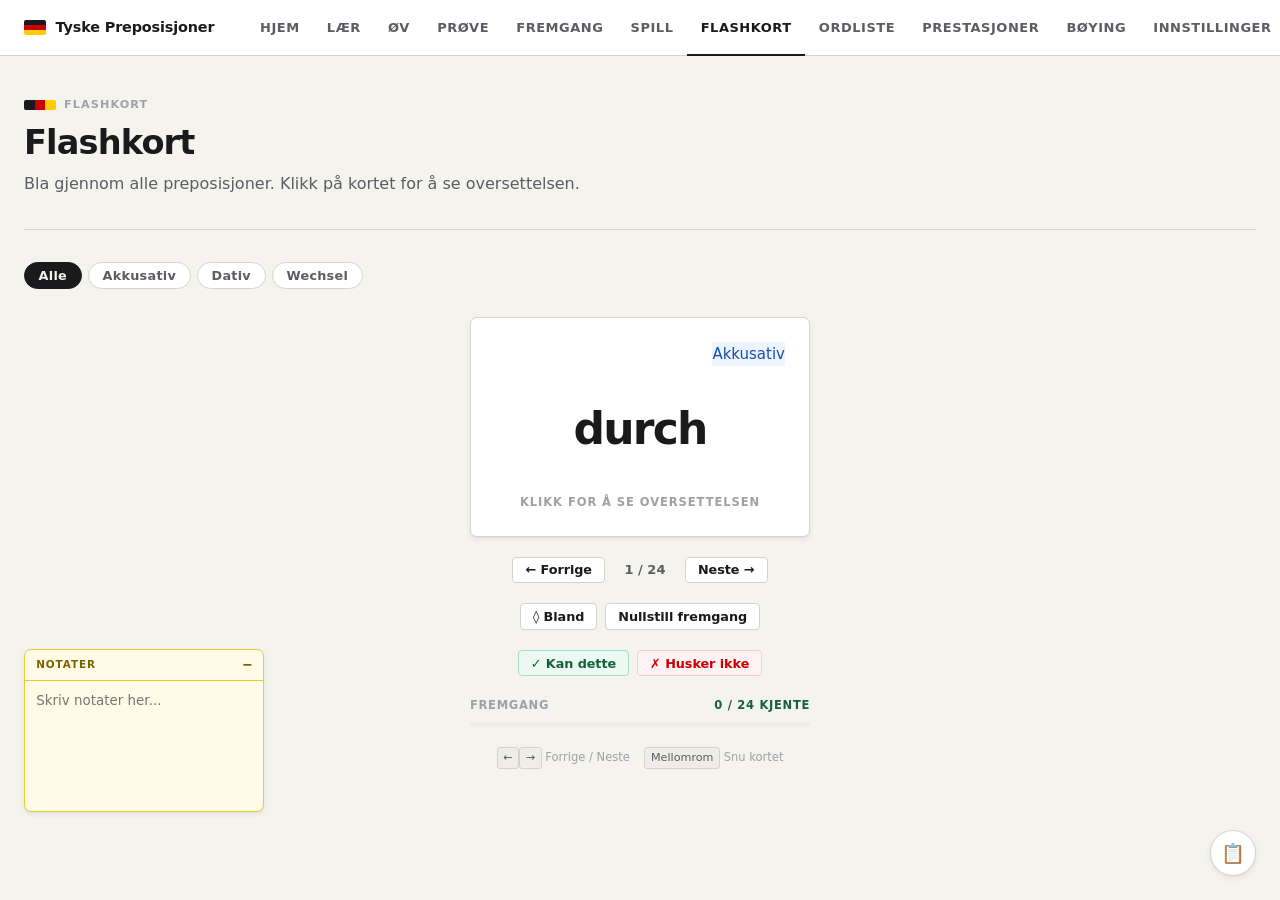
<file: flashkort.html>
<!DOCTYPE html>
<html lang="nb">
<head>
  <meta charset="UTF-8" />
  <meta name="viewport" content="width=device-width, initial-scale=1.0" />
  <title>Flashkort — Tyske Preposisjoner</title>
  <link rel="stylesheet" href="css/style.css" />
  <style>
    /* ── Flashcard flip animation ───────────────────────────── */
    .fc-scene {
      width: 340px;
      height: 220px;
      perspective: 900px;
      cursor: pointer;
      margin: 0 auto;
      user-select: none;
    }

    .fc-inner {
      width: 100%;
      height: 100%;
      position: relative;
      transform-style: preserve-3d;
      transition: transform 0.42s cubic-bezier(0.4, 0, 0.2, 1);
    }

    .fc-scene.flipped .fc-inner {
      transform: rotateY(180deg);
    }

    .fc-front,
    .fc-back {
      position: absolute;
      inset: 0;
      backface-visibility: hidden;
      -webkit-backface-visibility: hidden;
      background: var(--surface);
      border: 1px solid var(--border);
      border-radius: var(--r);
      box-shadow: var(--sh);
      display: flex;
      flex-direction: column;
      padding: 1.5rem;
      box-sizing: border-box;
    }

    .fc-back {
      transform: rotateY(180deg);
    }

    /* ── Front face ─────────────────────────────────────────── */
    .fc-front-chip {
      display: flex;
      justify-content: flex-end;
      margin-bottom: auto;
    }

    .fc-front-word {
      font-size: 2.75rem;
      font-weight: 800;
      letter-spacing: -0.04em;
      color: var(--text);
      text-align: center;
      flex: 1;
      display: flex;
      align-items: center;
      justify-content: center;
    }

    .fc-front-hint {
      text-align: center;
      font-size: 0.72rem;
      font-weight: 600;
      text-transform: uppercase;
      letter-spacing: 0.08em;
      color: var(--text3);
      margin-top: auto;
    }

    /* ── Back face ──────────────────────────────────────────── */
    .fc-back-meaning {
      font-size: 1.4rem;
      font-weight: 800;
      letter-spacing: -0.025em;
      color: var(--text);
      margin-bottom: 0.65rem;
      line-height: 1.2;
    }

    .fc-back-examples {
      list-style: none;
      flex: 1;
      overflow: hidden;
    }

    .fc-back-examples li {
      font-size: 0.775rem;
      font-style: italic;
      color: var(--text2);
      line-height: 1.45;
      margin-bottom: 0.2rem;
      white-space: nowrap;
      overflow: hidden;
      text-overflow: ellipsis;
    }

    .fc-back-note {
      font-size: 0.72rem;
      color: var(--text2);
      background: var(--surface2);
      border: 1px solid var(--border);
      border-radius: 3px;
      padding: 0.15rem 0.5rem;
      display: inline-block;
      margin-top: 0.5rem;
      align-self: flex-start;
    }

    /* ── Filter row ─────────────────────────────────────────── */
    .fc-filters {
      display: flex;
      gap: 0.4rem;
      flex-wrap: wrap;
      margin-bottom: 1.75rem;
    }

    /* ── Card stage ─────────────────────────────────────────── */
    .fc-stage {
      display: flex;
      flex-direction: column;
      align-items: center;
      gap: 1.25rem;
    }

    /* ── Navigation row ─────────────────────────────────────── */
    .fc-nav {
      display: flex;
      align-items: center;
      gap: 0.75rem;
      flex-wrap: wrap;
      justify-content: center;
    }

    .fc-counter {
      font-size: 0.8125rem;
      font-weight: 700;
      color: var(--text2);
      font-variant-numeric: tabular-nums;
      min-width: 56px;
      text-align: center;
    }

    /* ── Known/unknown row ──────────────────────────────────── */
    .fc-verdict {
      display: flex;
      gap: 0.5rem;
      justify-content: center;
      flex-wrap: wrap;
    }

    .btn-known {
      background: var(--dat-bg);
      color: var(--dat);
      border: 1px solid var(--dat-bd);
    }
    .btn-known:hover { background: var(--dat-bd); color: var(--dat); text-decoration: none; }

    .btn-unknown {
      background: #FEF2F2;
      color: var(--de-red);
      border: 1px solid #FECACA;
    }
    .btn-unknown:hover { background: #FECACA; color: var(--de-red); text-decoration: none; }

    [data-theme="dark"] .btn-known {
      background: var(--dat-bg);
      border-color: var(--dat-bd);
    }
    [data-theme="dark"] .btn-unknown {
      background: #2D0A0A;
      border-color: #7F1D1D;
      color: #F87171;
    }

    /* ── Progress bar ───────────────────────────────────────── */
    .fc-progress-wrap {
      width: 100%;
      max-width: 340px;
    }

    .fc-progress-label {
      display: flex;
      justify-content: space-between;
      font-size: 0.72rem;
      font-weight: 600;
      color: var(--text3);
      text-transform: uppercase;
      letter-spacing: 0.06em;
      margin-bottom: 0.4rem;
    }

    .fc-progress-label span:last-child {
      color: var(--dat);
    }

    /* ── Empty state ─────────────────────────────────────────── */
    .fc-empty {
      text-align: center;
      padding: 3rem 1rem;
      color: var(--text2);
    }

    .fc-empty h2 {
      font-size: 1.2rem;
      font-weight: 700;
      margin-bottom: 0.5rem;
      color: var(--text);
    }

    /* ── Keyboard hint ───────────────────────────────────────── */
    .fc-kbd-hint {
      font-size: 0.72rem;
      color: var(--text3);
      text-align: center;
      display: flex;
      gap: 0.9rem;
      justify-content: center;
      flex-wrap: wrap;
    }

    .fc-kbd-hint kbd {
      display: inline-block;
      background: var(--surface2);
      border: 1px solid var(--border);
      border-radius: 3px;
      padding: 0.05rem 0.35rem;
      font-size: 0.7rem;
      font-family: inherit;
      color: var(--text2);
    }

    @media (max-width: 400px) {
      .fc-scene { width: 100%; }
    }
  </style>
</head>
<body>
<div id="page">

  <header class="page-header">
    <div class="page-header-eyebrow">
      <span class="flag-bar"><span class="f1"></span><span class="f2"></span><span class="f3"></span></span>
      <span>Flashkort</span>
    </div>
    <h1>Flashkort</h1>
    <p>Bla gjennom alle preposisjoner. Klikk på kortet for å se oversettelsen.</p>
  </header>

  <!-- Filter buttons -->
  <div class="fc-filters" id="fc-filters">
    <button class="diff-btn active" data-filter="alle">Alle</button>
    <button class="diff-btn" data-filter="akkusativ">Akkusativ</button>
    <button class="diff-btn" data-filter="dativ">Dativ</button>
    <button class="diff-btn" data-filter="wechsel">Wechsel</button>
  </div>

  <!-- Card stage -->
  <div class="fc-stage" id="fc-stage">

    <!-- Flip card -->
    <div class="fc-scene" id="fc-scene" role="button" aria-label="Flashkort — klikk for å snu" tabindex="0">
      <div class="fc-inner" id="fc-inner">

        <div class="fc-front" id="fc-front">
          <div class="fc-front-chip">
            <span class="case-chip" id="fc-chip"></span>
          </div>
          <div class="fc-front-word" id="fc-word"></div>
          <div class="fc-front-hint">Klikk for å se oversettelsen</div>
        </div>

        <div class="fc-back" id="fc-back">
          <div class="fc-back-meaning" id="fc-meaning"></div>
          <ul class="fc-back-examples" id="fc-examples"></ul>
          <span class="fc-back-note" id="fc-note"></span>
        </div>

      </div>
    </div>

    <!-- Navigation -->
    <div class="fc-nav">
      <button class="btn btn-secondary btn-sm" id="fc-prev">&#8592; Forrige</button>
      <span class="fc-counter" id="fc-counter">1 / 24</span>
      <button class="btn btn-secondary btn-sm" id="fc-next">Neste &#8594;</button>
    </div>

    <!-- Shuffle -->
    <div class="btn-row" style="justify-content:center;">
      <button class="btn btn-secondary btn-sm" id="fc-shuffle">&#9674; Bland</button>
      <button class="btn btn-secondary btn-sm" id="fc-reset-known">Nullstill fremgang</button>
    </div>

    <!-- Known / Unknown verdict -->
    <div class="fc-verdict" id="fc-verdict">
      <button class="btn btn-sm btn-known" id="fc-known">&#10003; Kan dette</button>
      <button class="btn btn-sm btn-unknown" id="fc-unknown">&#10007; Husker ikke</button>
    </div>

    <!-- Progress bar -->
    <div class="fc-progress-wrap">
      <div class="fc-progress-label">
        <span>Fremgang</span>
        <span id="fc-progress-text">0 / 0 kjente</span>
      </div>
      <div class="bar-track">
        <div class="bar-fill" id="fc-bar" style="width:0%;background:var(--dat);"></div>
      </div>
    </div>

    <!-- Keyboard hint -->
    <div class="fc-kbd-hint">
      <span><kbd>&#8592;</kbd><kbd>&#8594;</kbd> Forrige / Neste</span>
      <span><kbd>Mellomrom</kbd> Snu kortet</span>
    </div>

  </div><!-- /fc-stage -->

</div><!-- /page -->

<script src="js/data.js"></script>
<script src="js/main.js"></script>
<script src="js/audio.js"></script>
<script src="js/settings.js"></script>
<script src="js/achievements.js"></script>
<script>
(function () {
  "use strict";

  // ── Build full deck from PREPOSITIONS global ──────────────────
  function buildDeck(filter) {
    const groups = ["akkusativ", "dativ", "wechsel"];
    const deck = [];
    groups.forEach(function (groupKey) {
      if (filter !== "alle" && filter !== groupKey) return;
      const group = PREPOSITIONS[groupKey];
      group.prepositions.forEach(function (p) {
        deck.push({
          de:       p.de,
          no:       p.no,
          examples: p.examples,
          note:     p.note || "",
          group:    groupKey,
        });
      });
    });
    return deck;
  }

  // ── Chip helper ───────────────────────────────────────────────
  const CHIP_CLASS = { akkusativ: "chip-akk", dativ: "chip-dat", wechsel: "chip-wex" };
  const CHIP_LABEL = { akkusativ: "Akkusativ",  dativ: "Dativ",  wechsel: "Wechsel" };

  // ── localStorage for known cards ─────────────────────────────
  const LS_KEY = "flashkort_known";

  function loadKnown() {
    try { return JSON.parse(localStorage.getItem(LS_KEY)) || []; }
    catch { return []; }
  }

  function saveKnown(arr) {
    try { localStorage.setItem(LS_KEY, JSON.stringify(arr)); } catch {}
  }

  // ── State ─────────────────────────────────────────────────────
  let deck    = [];
  let idx     = 0;
  let isFlipped = false;
  let known   = loadKnown();   // array of `de` strings
  let activeFilter = "alle";

  // ── DOM refs ──────────────────────────────────────────────────
  const scene    = document.getElementById("fc-scene");
  const chipEl   = document.getElementById("fc-chip");
  const wordEl   = document.getElementById("fc-word");
  const meanEl   = document.getElementById("fc-meaning");
  const exEl     = document.getElementById("fc-examples");
  const noteEl   = document.getElementById("fc-note");
  const counterEl= document.getElementById("fc-counter");
  const prevBtn  = document.getElementById("fc-prev");
  const nextBtn  = document.getElementById("fc-next");
  const shuffBtn = document.getElementById("fc-shuffle");
  const resetBtn = document.getElementById("fc-reset-known");
  const knownBtn = document.getElementById("fc-known");
  const unknBtn  = document.getElementById("fc-unknown");
  const barEl    = document.getElementById("fc-bar");
  const progTxt  = document.getElementById("fc-progress-text");
  const filtersEl= document.getElementById("fc-filters");

  // ── Render current card ────────────────────────────────────────
  function renderCard() {
    if (deck.length === 0) {
      wordEl.textContent  = "–";
      meanEl.textContent  = "";
      exEl.innerHTML      = "";
      noteEl.textContent  = "";
      chipEl.textContent  = "";
      chipEl.className    = "case-chip";
      counterEl.textContent = "0 / 0";
      return;
    }

    const card = deck[idx];

    // Front
    chipEl.textContent = CHIP_LABEL[card.group];
    chipEl.className   = "case-chip " + CHIP_CLASS[card.group];
    wordEl.textContent = card.de;

    // Back
    meanEl.textContent = card.no;
    exEl.innerHTML = (card.examples || []).slice(0, 2).map(function (ex) {
      return "<li>" + ex + "</li>";
    }).join("");
    noteEl.textContent = card.note;

    // Counter
    counterEl.textContent = (idx + 1) + " / " + deck.length;

    // Known button highlight
    if (known.includes(card.de)) {
      knownBtn.style.fontWeight = "800";
      knownBtn.style.boxShadow  = "0 0 0 2px var(--dat)";
    } else {
      knownBtn.style.fontWeight = "";
      knownBtn.style.boxShadow  = "";
    }

    updateProgress();
  }

  // ── Flip ──────────────────────────────────────────────────────
  function flip() {
    isFlipped = !isFlipped;
    scene.classList.toggle("flipped", isFlipped);
    if (isFlipped && typeof Achievements !== "undefined") {
      const knownInDeck = deck.filter(function (c) { return known.includes(c.de); }).length;
      Achievements.recordFlashBrowse(knownInDeck, deck.length);
    }
  }

  function unflip() {
    if (isFlipped) {
      isFlipped = false;
      scene.classList.remove("flipped");
    }
  }

  // ── Navigate ──────────────────────────────────────────────────
  function goTo(newIdx) {
    if (deck.length === 0) return;
    idx = ((newIdx % deck.length) + deck.length) % deck.length;
    unflip();
    renderCard();
  }

  function goPrev() { goTo(idx - 1); }
  function goNext() { goTo(idx + 1); }

  // ── Shuffle ───────────────────────────────────────────────────
  function doShuffle() {
    deck = shuffle(deck);
    idx  = 0;
    unflip();
    renderCard();
    showToast("Kortstokken er stokket!");
  }

  // ── Known / Unknown ───────────────────────────────────────────
  function markKnown() {
    if (deck.length === 0) return;
    const de = deck[idx].de;
    if (!known.includes(de)) {
      known.push(de);
      saveKnown(known);
    }
    if (typeof Achievements !== "undefined") {
      const knownInDeck = deck.filter(function (c) { return known.includes(c.de); }).length;
      Achievements.recordFlashBrowse(knownInDeck, deck.length);
    }
    renderCard();
    // Auto-advance
    goNext();
  }

  function markUnknown() {
    if (deck.length === 0) return;
    const de = deck[idx].de;
    known = known.filter(function (k) { return k !== de; });
    saveKnown(known);
    renderCard();
    goNext();
  }

  function resetKnown() {
    if (!confirm("Nullstill all fremgang?")) return;
    known = [];
    saveKnown(known);
    renderCard();
    showToast("Fremgang nullstilt.");
  }

  // ── Progress bar ──────────────────────────────────────────────
  function updateProgress() {
    if (deck.length === 0) {
      barEl.style.width   = "0%";
      progTxt.textContent = "0 / 0 kjente";
      return;
    }
    const knownInDeck = deck.filter(function (c) { return known.includes(c.de); }).length;
    const pct = Math.round((knownInDeck / deck.length) * 100);
    barEl.style.width   = pct + "%";
    progTxt.textContent = knownInDeck + " / " + deck.length + " kjente";
  }

  // ── Filter ────────────────────────────────────────────────────
  function applyFilter(filter) {
    activeFilter = filter;
    deck = buildDeck(filter);
    idx  = 0;
    unflip();
    renderCard();

    // Update filter button states
    filtersEl.querySelectorAll(".diff-btn").forEach(function (btn) {
      btn.classList.toggle("active", btn.dataset.filter === filter);
    });
  }

  // ── Events ────────────────────────────────────────────────────
  scene.addEventListener("click",    flip);
  scene.addEventListener("keydown",  function (e) {
    if (e.key === " " || e.key === "Enter") { e.preventDefault(); flip(); }
  });

  prevBtn.addEventListener("click",  goPrev);
  nextBtn.addEventListener("click",  goNext);
  shuffBtn.addEventListener("click", doShuffle);
  resetBtn.addEventListener("click", resetKnown);
  knownBtn.addEventListener("click", markKnown);
  unknBtn.addEventListener("click",  markUnknown);

  filtersEl.addEventListener("click", function (e) {
    const btn = e.target.closest(".diff-btn");
    if (!btn) return;
    applyFilter(btn.dataset.filter);
  });

  // Global keyboard shortcuts
  document.addEventListener("keydown", function (e) {
    // Ignore if focus is on a button or input
    const tag = document.activeElement.tagName;
    if (tag === "BUTTON" || tag === "INPUT" || tag === "TEXTAREA") {
      // Allow space only on the card scene itself
      if (!(e.key === " " && document.activeElement === scene)) return;
    }

    if (e.key === "ArrowLeft")  { e.preventDefault(); goPrev(); }
    if (e.key === "ArrowRight") { e.preventDefault(); goNext(); }
    if (e.key === " ")          { e.preventDefault(); flip(); }
  });

  // ── Boot ──────────────────────────────────────────────────────
  document.addEventListener("DOMContentLoaded", function () {
    applyFilter("alle");
  });

  // In case DOMContentLoaded already fired (scripts at bottom)
  if (document.readyState !== "loading") {
    applyFilter("alle");
  }

})();
</script>
</body>
</html>
</file>
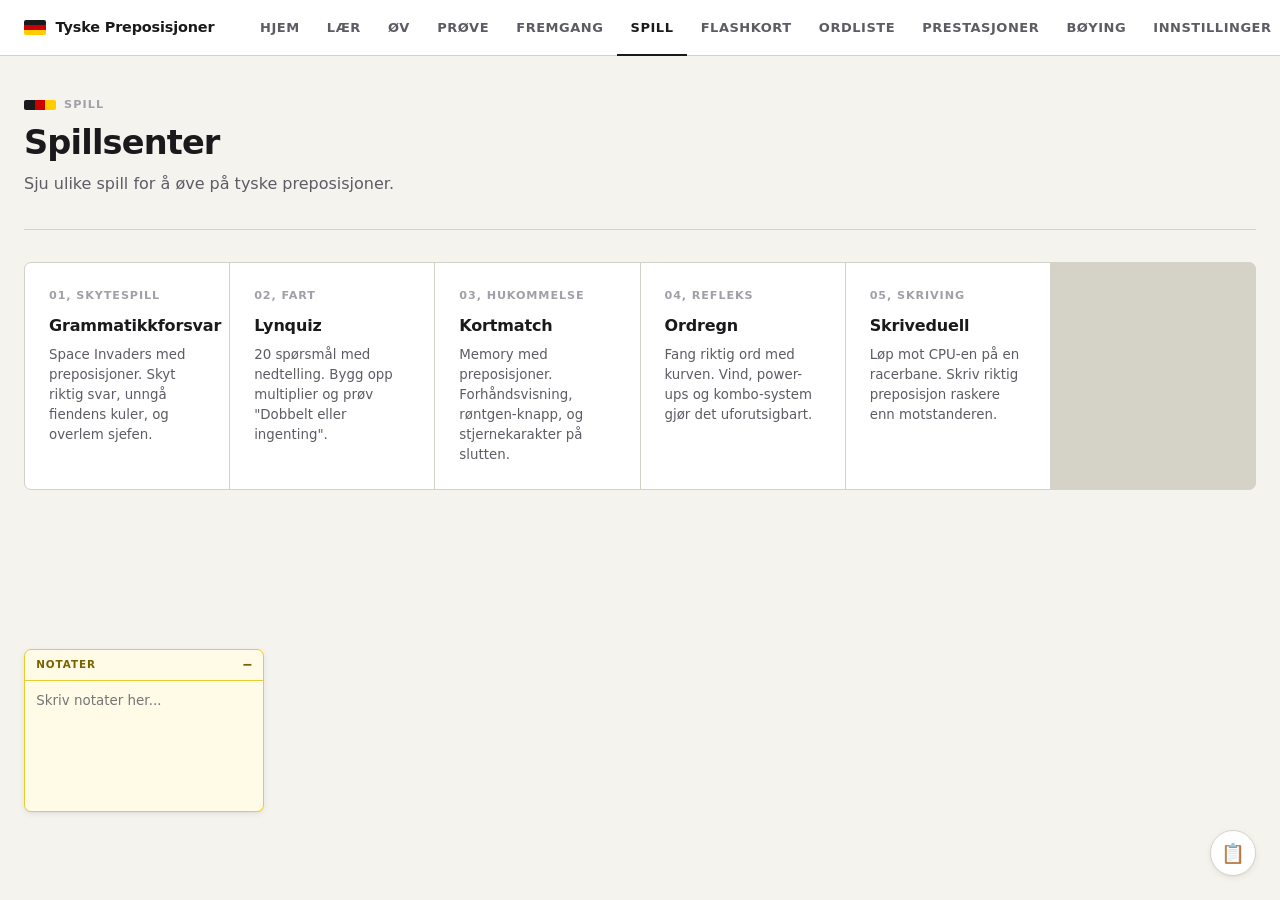
<file: game.html>
<!DOCTYPE html>
<html lang="nb">
<head>
  <meta charset="UTF-8" />
  <meta name="viewport" content="width=device-width, initial-scale=1.0" />
  <title>Spill &ndash; Tyske Preposisjoner</title>
  <link rel="stylesheet" href="css/style.css" />
</head>
<body>
<div id="page">

  <header class="page-header">
    <div class="page-header-eyebrow">
      <span class="flag-bar"><span class="f1"></span><span class="f2"></span><span class="f3"></span></span>
      <span>Spill</span>
    </div>
    <h1>Spillsenter</h1>
    <p>Sju ulike spill for &aring; &oslash;ve p&aring; tyske preposisjoner.</p>
  </header>

  <!-- ── HUB ──────────────────────────────────────────────────── -->
  <div id="game-hub">
    <div class="card-grid" style="grid-template-columns:repeat(auto-fill,minmax(195px,1fr));margin-bottom:2rem;">

      <div class="grid-card game-select-card" data-game="invaders">
        <span class="grid-card-label">01, Skytespill</span>
        <h3>Grammatikkforsvar</h3>
        <p>Space Invaders med preposisjoner. Skyt riktig svar, unng&aring; fiendens kuler, og overlem sjefen.</p>
      </div>

      <div class="grid-card game-select-card" data-game="lynquiz">
        <span class="grid-card-label">02, Fart</span>
        <h3>Lynquiz</h3>
        <p>20 sp&oslash;rsm&aring;l med nedtelling. Bygg opp multiplier og pr&oslash;v "Dobbelt eller ingenting".</p>
      </div>

      <div class="grid-card game-select-card" data-game="kortmatch">
        <span class="grid-card-label">03, Hukommelse</span>
        <h3>Kortmatch</h3>
        <p>Memory med preposisjoner. Forhåndsvisning, røntgen-knapp, og stjernekarakter på slutten.</p>
      </div>

      <div class="grid-card game-select-card" data-game="ordregn">
        <span class="grid-card-label">04, Refleks</span>
        <h3>Ordregn</h3>
        <p>Fang riktig ord med kurven. Vind, power-ups og kombo-system gj&oslash;r det uforutsigbart.</p>
      </div>

      <div class="grid-card game-select-card" data-game="skriveduell">
        <span class="grid-card-label">05, Skriving</span>
        <h3>Skriveduell</h3>
        <p>L&oslash;p mot CPU-en p&aring; en racerbane. Skriv riktig preposisjon raskere enn motstanderen.</p>
      </div>

    </div>
  </div>

  <!-- ── PLAY AREA ─────────────────────────────────────────────── -->
  <div id="game-play" style="display:none;">

    <div style="display:flex;align-items:center;gap:1rem;margin-bottom:1rem;flex-wrap:wrap;">
      <button id="back-btn" class="btn btn-secondary btn-sm">&larr; Tilbake</button>
      <span id="game-title" style="font-weight:700;font-size:1rem;color:var(--text2);"></span>
    </div>

    <div class="game-wrapper">

      <div class="game-canvas-wrap">
        <canvas id="game-canvas" width="640" height="380"></canvas>
      </div>

      <!-- Question card (shown by default, hidden by some games) -->
      <div class="game-question-card" id="game-qcard">
        <span class="game-question-label">Sett inn riktig preposisjon</span>
        <p id="question-text"></p>
        <p id="question-tip"></p>
        <p id="question-explain"></p>
      </div>

      <!-- X-ray button for Kortmatch -->
      <div id="xray-btn-wrap" style="max-width:640px;width:100%;display:flex;justify-content:flex-end;padding:.4rem 0;">
        <button id="xray-btn" style="display:none;" class="btn btn-secondary btn-sm">🔍 Røntgen (se alle)</button>
      </div>

      <!-- Text input (Skriveduell) -->
      <div id="game-input-wrap" style="display:none;" class="game-question-card">
        <div style="display:flex;gap:.5rem;align-items:center;">
          <input id="game-input" type="text" autocomplete="off" autocorrect="off" autocapitalize="off" spellcheck="false"
            placeholder="Skriv inn svaret ditt..."
            style="flex:1;padding:.6rem .8rem;font-size:1rem;font-family:inherit;border:1.5px solid var(--border);border-radius:var(--r-sm);background:var(--surface2);color:var(--text);outline:none;" />
          <button id="game-input-submit" class="btn btn-primary btn-sm">Svar &rarr;</button>
        </div>
      </div>

      <!-- Touch controls: Space Invaders -->
      <div id="game-touch" class="game-touch-controls" style="display:none;">
        <button id="ctrl-left"  class="ctrl-btn" aria-label="Venstre">&#8592;</button>
        <button id="ctrl-shoot" class="ctrl-btn ctrl-shoot-btn" aria-label="Skyt">SKYT</button>
        <button id="ctrl-right" class="ctrl-btn" aria-label="H&oslash;yre">&#8594;</button>
      </div>

      <!-- Touch controls: Word Catcher -->
      <div id="game-catch-touch" class="game-touch-controls" style="display:none;">
        <button id="catch-left"  class="ctrl-btn" style="max-width:220px;" aria-label="Venstre">&#8592; Venstre</button>
        <button id="catch-right" class="ctrl-btn" style="max-width:220px;" aria-label="H&oslash;yre">H&oslash;yre &#8594;</button>
      </div>

    </div>
  </div>

</div>

<script src="js/data.js"></script>
<script src="js/main.js"></script>
<script src="js/audio.js"></script>
<script src="js/settings.js"></script>
<script src="js/achievements.js"></script>
<script src="js/game.js"></script>
</body>
</html>
</file>
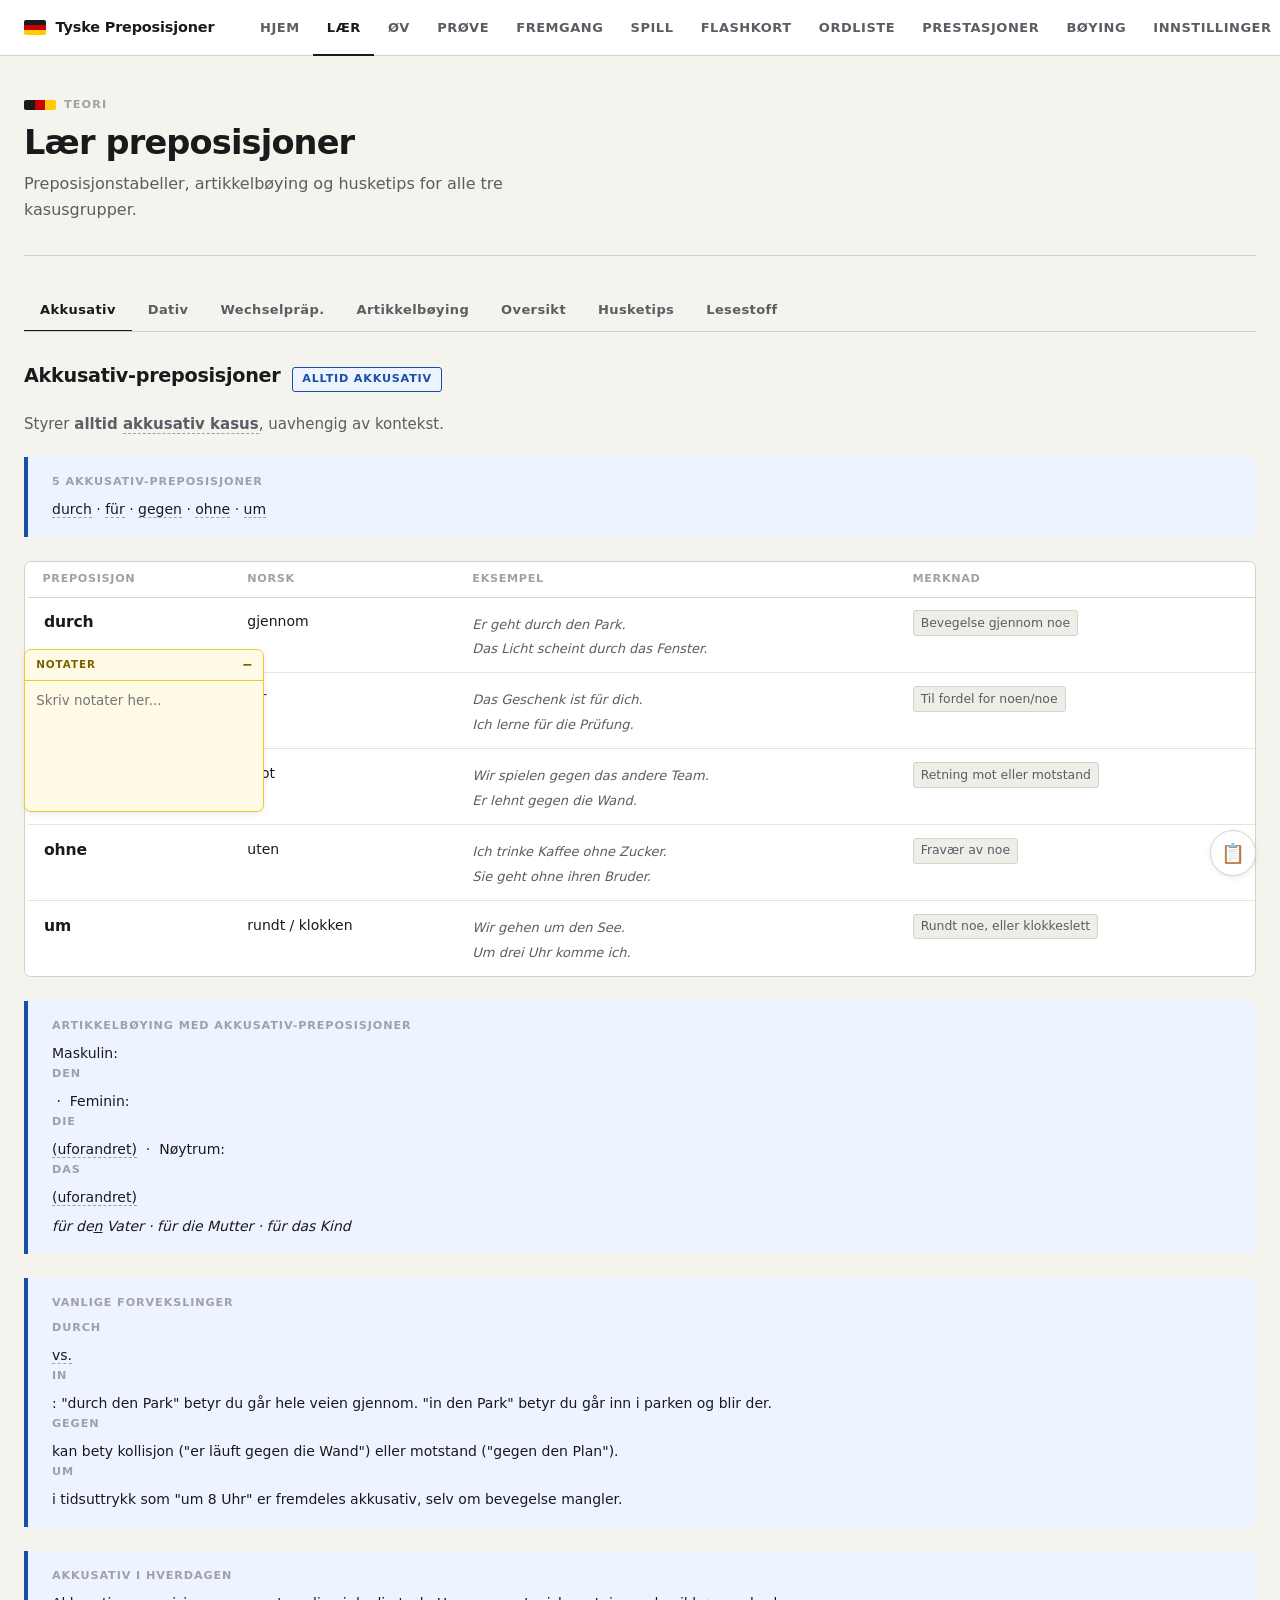
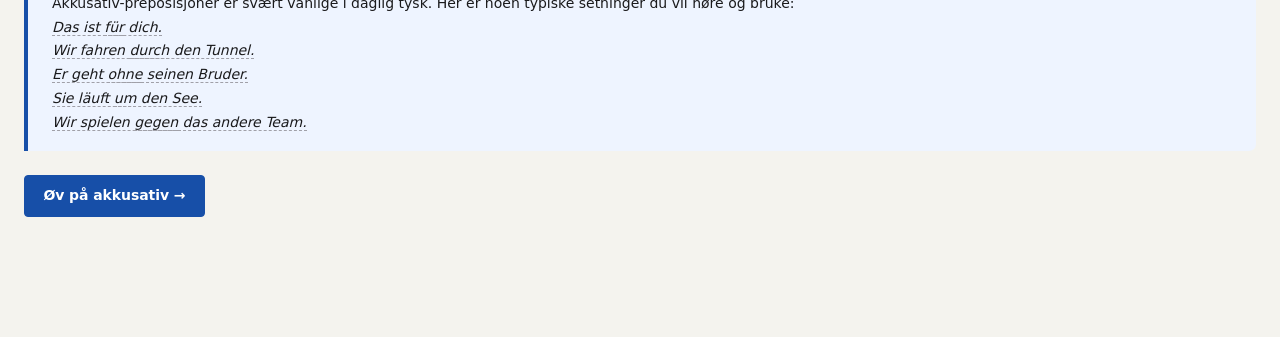
<file: learn.html>
<!DOCTYPE html>
<html lang="nb">
<head>
  <meta charset="UTF-8" />
  <meta name="viewport" content="width=device-width, initial-scale=1.0" />
  <title>Lær &ndash; Tyske Preposisjoner</title>
  <link rel="stylesheet" href="css/style.css" />
</head>
<body>
<div id="page">

  <header class="page-header">
    <div class="page-header-eyebrow">
      <span class="flag-bar"><span class="f1"></span><span class="f2"></span><span class="f3"></span></span>
      <span>Teori</span>
    </div>
    <h1>Lær preposisjoner</h1>
    <p>Preposisjonstabeller, artikkelbøying og husketips for alle tre kasusgrupper.</p>
  </header>

  <div id="learn-tabs">
    <div class="tabs">
      <button class="tab-btn" data-tab="akk">Akkusativ</button>
      <button class="tab-btn" data-tab="dat">Dativ</button>
      <button class="tab-btn" data-tab="wex">Wechselpräp.</button>
      <button class="tab-btn" data-tab="artikkel">Artikkelbøying</button>
      <button class="tab-btn" data-tab="all">Oversikt</button>
      <button class="tab-btn" data-tab="tips">Husketips</button>
      <button class="tab-btn" data-tab="les">Lesestoff</button>
    </div>

    <!-- ── AKKUSATIV ─────────────────────────────────────── -->
    <div class="tab-panel" data-tab="akk">
      <div class="section">
        <div class="section-head">
          <h2>Akkusativ-preposisjoner</h2>
          <span class="case-chip chip-akk">Alltid akkusativ</span>
        </div>
        <p class="muted" style="margin-bottom:1.25rem;">
          Styrer <strong>alltid <span class="tip" data-tip="Akkusativ er kasus for det direkte objektet i setningen — det som blir utsatt for handlingen. Med akkusativ-preposisjoner er kasus alltid det samme, uansett om setningen uttrykker bevegelse eller ro.">akkusativ kasus</span></strong>, uavhengig av kontekst.
        </p>

        <div class="callout akk">
          <strong>5 akkusativ-preposisjoner</strong>
          <span class="tip" data-tip="durch = gjennom. Brukes for bevegelse gjennom noe fra en side til en annen. Eks: Er geht durch den Park.">durch</span> &middot;
          <span class="tip" data-tip="für = for. Brukes om hensikt, mottaker eller varighet. Eks: Das ist für dich. / Ich lerne für die Prüfung.">für</span> &middot;
          <span class="tip" data-tip="gegen = mot. Kan bety fysisk retning (gegen die Wand) eller motstand/opposisjon (gegen den Plan).">gegen</span> &middot;
          <span class="tip" data-tip="ohne = uten. Uttrykker fravær av noe eller noen. Eks: Ich gehe ohne ihn.">ohne</span> &middot;
          <span class="tip" data-tip="um = rundt / klokken. Brukes for bevegelse rundt noe (um den See) og klokkeslett (um 8 Uhr). Alltid akkusativ.">um</span>
        </div>

        <div class="table-wrap card" style="padding:0;overflow:hidden;margin-bottom:1.5rem;">
          <table class="data-table">
            <thead><tr><th>Preposisjon</th><th>Norsk</th><th>Eksempel</th><th>Merknad</th></tr></thead>
            <tbody id="akk-body"></tbody>
          </table>
        </div>

        <div class="callout akk">
          <strong>Artikkelbøying med akkusativ-preposisjoner</strong>
          Maskulin: <span class="tip" data-tip="Kun maskulin forandrer seg i akkusativ: der → den. Feminin og nøytrum er uforandret."><strong>den</strong></span> &nbsp;&middot;&nbsp;
          Feminin: <span class="tip" data-tip="Feminin er uforandret i akkusativ: die → die. Eks: für die Mutter."><strong>die</strong> (uforandret)</span> &nbsp;&middot;&nbsp;
          Nøytrum: <span class="tip" data-tip="Nøytrum er uforandret i akkusativ: das → das. Eks: für das Kind."><strong>das</strong> (uforandret)</span><br>
          <em style="margin-top:.4rem;display:block;">für de<u>n</u> Vater &middot; für die Mutter &middot; für das Kind</em>
        </div>

        <div class="callout akk">
          <strong>Vanlige forvekslinger</strong>
          <p style="margin-top:.4rem;font-size:.875rem;">
            <span class="tip" data-tip="'durch' = du passerer gjennom hele stedet, fra den ene siden til den andre. 'in' (akkusativ) = du beveger deg inn og oppholder deg der."><strong>durch</strong> vs. <strong>in</strong></span>: "durch den Park" betyr du går hele veien gjennom. "in den Park" betyr du går inn i parken og blir der.<br>
            <span class="tip" data-tip="'gegen' kan uttrykke fysisk retning/kollisjon (er läuft gegen die Wand = han løper inn i veggen) eller abstrakt motstand (gegen den Plan = mot planen)."><strong>gegen</strong></span> kan bety kollisjon ("er läuft gegen die Wand") eller motstand ("gegen den Plan").<br>
            <span class="tip" data-tip="'um' brukes for klokkeslett (um 8 Uhr) og bevegelse rundt noe (um den See). I begge tilfeller er kasus akkusativ."><strong>um</strong></span> i tidsuttrykk som "um 8 Uhr" er fremdeles akkusativ, selv om bevegelse mangler.
          </p>
        </div>

        <div class="callout akk" style="margin-bottom:1.5rem;">
          <strong>Akkusativ i hverdagen</strong>
          <p style="margin-top:.4rem;font-size:.875rem;line-height:1.7;">
            Akkusativ-preposisjoner er svært vanlige i daglig tysk. Her er noen typiske setninger du vil høre og bruke:<br>
            <span class="trans" data-no="Det er til deg."><em>Das ist <span class="tip" data-tip="für + akkusativ = for noen/noe. Alltid akkusativ.">für</span> dich.</em></span><br>
            <span class="trans" data-no="Vi kjører gjennom tunnelen."><em>Wir fahren <span class="tip" data-tip="durch + akkusativ = gjennom. Bevegelse gjennom et område.">durch</span> den Tunnel.</em></span><br>
            <span class="trans" data-no="Han går uten broren sin."><em>Er geht <span class="tip" data-tip="ohne + akkusativ = uten. Fravær av noen eller noe.">ohne</span> seinen Bruder.</em></span><br>
            <span class="trans" data-no="Hun løper rundt innsjøen."><em>Sie läuft <span class="tip" data-tip="um + akkusativ = rundt. Bevegelse rundt noe i en sirkel.">um</span> den See.</em></span><br>
            <span class="trans" data-no="Vi spiller mot det andre laget."><em>Wir spielen <span class="tip" data-tip="gegen + akkusativ = mot. Motstand eller konkurranse.">gegen</span> das andere Team.</em></span>
          </p>
        </div>

        <div class="btn-row"><a class="btn btn-akk" href="practice.html?kasus=akkusativ">Øv på akkusativ &rarr;</a></div>
      </div>
    </div>

    <!-- ── DATIV ─────────────────────────────────────────── -->
    <div class="tab-panel" data-tab="dat">
      <div class="section">
        <div class="section-head">
          <h2>Dativ-preposisjoner</h2>
          <span class="case-chip chip-dat">Alltid dativ</span>
        </div>
        <p class="muted" style="margin-bottom:1.25rem;">
          Styrer <strong>alltid <span class="tip" data-tip="Dativ er kasus for det indirekte objektet — den som mottar noe. Med dativ-preposisjoner er kasus alltid det samme, uavhengig av setningens betydning.">dativ kasus</span></strong>.
        </p>

        <div class="callout dat">
          <strong>Huskeregel</strong>
          <strong>ABMNSZ:</strong>
          <span class="tip" data-tip="aus = fra / ut av. Brukes for opprinnelse (land, by, beholder). Eks: Er kommt aus Deutschland. / Sie trinkt aus der Flasche.">Aus</span> &middot;
          <span class="tip" data-tip="bei = hos / ved. Brukes for tilstedeværelse hos en person eller ved et sted. Eks: Ich wohne bei meiner Tante. / Er arbeitet bei einer Firma.">Bei</span> &middot;
          <span class="tip" data-tip="mit = med. Brukes om følge, transportmiddel eller hjelpemiddel. Eks: Ich fahre mit dem Bus. / Sie kommt mit ihrem Freund.">Mit</span> &middot;
          <span class="tip" data-tip="nach = til (stedsnavn uten artikkel) / etter. Eks: Ich fahre nach Berlin. / Nach der Schule gehe ich heim.">Nach</span> &middot;
          <span class="tip" data-tip="seit = siden / i (noe som fortsatt pågår). Eks: Ich lerne seit drei Jahren Deutsch — og jeg lærer fortsatt.">Seit</span> &middot;
          <span class="tip" data-tip="von = fra / av. Brukes for opprinnelse, eierskap eller som erstatning for genitiv. Eks: Das Buch ist von meiner Lehrerin.">Von</span> &middot;
          <span class="tip" data-tip="zu = til (personer og steder med artikkel). Eks: Ich gehe zu meiner Freundin. / Wir fahren zum Bahnhof.">Zu</span> &middot;
          <span class="tip" data-tip="außer = unntatt / foruten. Eks: Alle außer mir waren da.">Außer</span> &middot;
          <span class="tip" data-tip="gegenüber = overfor. Kan stå foran eller etter substantivet. Eks: Das Café liegt gegenüber dem Bahnhof.">Gegenüber</span> &middot;
          <span class="tip" data-tip="ab = fra (et bestemt tidspunkt eller sted fremover). Eks: Ab morgen lerne ich mehr. / Der Zug fährt ab dem Hauptbahnhof.">Ab</span>
        </div>

        <div class="table-wrap card" style="padding:0;overflow:hidden;margin-bottom:1.5rem;">
          <table class="data-table">
            <thead><tr><th>Preposisjon</th><th>Norsk</th><th>Eksempel</th><th>Merknad</th></tr></thead>
            <tbody id="dat-body"></tbody>
          </table>
        </div>

        <div class="callout dat">
          <strong>Artikkelbøying med dativ-preposisjoner</strong>
          Maskulin: <span class="tip" data-tip="der Mann → mit dem Mann. Maskulin går fra 'der' til 'dem' i dativ."><strong>dem</strong></span> &nbsp;&middot;&nbsp;
          Feminin: <span class="tip" data-tip="die Frau → mit der Frau. Feminin går fra 'die' til 'der' i dativ — pass opp, dette ser ut som maskulin nominativ!"><strong>der</strong></span> &nbsp;&middot;&nbsp;
          Nøytrum: <span class="tip" data-tip="das Kind → mit dem Kind. Nøytrum går fra 'das' til 'dem' i dativ, samme som maskulin."><strong>dem</strong></span> &nbsp;&middot;&nbsp;
          Plural: <span class="tip" data-tip="die Kinder → mit den Kindern. Flertall går til 'den' i dativ, og substantivet får -n på slutten hvis det ikke allerede slutter på -n eller -s."><strong>den</strong></span><br>
          <em style="margin-top:.4rem;display:block;">mit de<u>m</u> Vater &middot; mit de<u>r</u> Mutter &middot; mit de<u>m</u> Kind &middot; mit de<u>n</u> Eltern</em>
        </div>

        <div class="callout dat">
          <strong>nach vs. zu</strong><br>
          <strong>nach</strong> brukes til stedsnavn <em>uten artikkel</em>: nach Berlin, nach Hause<br>
          <strong>zu</strong> brukes til <em>personer</em> og steder <em>med artikkel</em>: zur Schule, zum Bahnhof
        </div>

        <div class="callout dat">
          <strong>Sammentrekkinger (viktig!)</strong>
          <p style="margin-top:.4rem;font-size:.875rem;">
            bei + dem = <strong>beim</strong> &nbsp;&middot;&nbsp;
            von + dem = <strong>vom</strong> &nbsp;&middot;&nbsp;
            zu + dem = <strong>zum</strong> &nbsp;&middot;&nbsp;
            zu + der = <strong>zur</strong><br>
            <em>Disse er obligatoriske i vanlig tale og skriving. Du sier aldri "zu dem Bahnhof" men alltid "zum Bahnhof".</em>
          </p>
        </div>

        <div class="callout dat">
          <strong><span class="tip" data-tip="'seit' brukes når noe startet i fortiden og fortsatt pågår i nåtid. Det tilsvarer norsk 'i' + tidsperiode (jeg har lært tysk i 3 år — og lærer fortsatt).">seit</span> vs. <span class="tip" data-tip="'vor' brukes om noe som skjedde i fortiden og er avsluttet. Det tilsvarer norsk 'for ... siden'. Tar alltid dativ, og tidsuttrykket er ferdig.">vor</span></strong><br>
          <strong>seit</strong> brukes når noe startet tidligere og <em>fortsatt pågår</em>: "Ich lerne seit drei Jahren Deutsch." (jeg lærer fortsatt)<br>
          <strong>vor</strong> brukes om noe som er <em>ferdig</em>: "Vor drei Jahren lernte ich Deutsch." (for tre år siden, ikke lenger)
        </div>

        <div class="callout dat" style="margin-bottom:1.5rem;">
          <strong>Dativ i hverdagen</strong>
          <p style="margin-top:.4rem;font-size:.875rem;line-height:1.7;">
            Dativ-preposisjoner dukker opp i nesten alle tyske setninger. Her er typiske eksempler:<br>
            <span class="trans" data-no="Jeg tar bussen til skolen."><em>Ich fahre <span class="tip" data-tip="mit + dativ = med. Brukes med transportmidler og for å si 'sammen med noen'.">mit</span> dem Bus zur Schule.</em></span><br>
            <span class="trans" data-no="Han er fra Sveits."><em>Er kommt <span class="tip" data-tip="aus + dativ = fra / ut av. Brukes om opprinnelsessted.">aus</span> der Schweiz.</em></span><br>
            <span class="trans" data-no="Vi bor hos besteforeldrene våre."><em>Wir wohnen <span class="tip" data-tip="bei + dativ = hos. Brukes om å bo hos noen eller jobbe et sted.">bei</span> unseren Großeltern.</em></span><br>
            <span class="trans" data-no="Butikken ligger overfor stasjonen."><em>Das Geschäft liegt <span class="tip" data-tip="gegenüber + dativ = overfor. Kan stå foran eller etter substantivet.">gegenüber</span> dem Bahnhof.</em></span><br>
            <span class="trans" data-no="Jeg har lært tysk i to år (og gjør det fortsatt)."><em>Ich lerne <span class="tip" data-tip="seit + dativ = siden / i (noe som pågår). Brukes alltid om pågående handlinger.">seit</span> zwei Jahren Deutsch.</em></span>
          </p>
        </div>

        <div class="btn-row"><a class="btn btn-dat" href="practice.html?kasus=dativ">Øv på dativ &rarr;</a></div>
      </div>
    </div>

    <!-- ── WECHSEL ────────────────────────────────────────── -->
    <div class="tab-panel" data-tab="wex">
      <div class="section">
        <div class="section-head">
          <h2>Wechselpräpositionen</h2>
          <span class="case-chip chip-wex">Akkusativ eller dativ</span>
        </div>
        <p class="muted" style="margin-bottom:1.25rem;">
          Disse 9 preposisjonene tar <span class="tip" data-tip="Akkusativ ved Wechselpräpositionen: spør 'Wohin?' (Hvor hen?). Noe beveger seg mot eller inn i et sted. Eks: Ich gehe in die Schule."><strong>akkusativ</strong></span> ved bevegelse og <span class="tip" data-tip="Dativ ved Wechselpräpositionen: spør 'Wo?' (Hvor?). Noe befinner seg allerede et sted, ingen bevegelse. Eks: Ich bin in der Schule."><strong>dativ</strong></span> ved sted/ro.
        </p>

        <div class="two-col-rule">
          <div class="rule-col akk">
            <h4>Akkusativ: Wohin? (Hvor hen?)</h4>
            <p>Bevegelse mot eller inn i et sted.</p>
            <span class="trans" data-no="Jeg går på skolen."><em>Ich gehe <u>in die</u> Schule.</em></span>
            <span class="trans" data-no="Han setter vasen på bordet."><em>Er stellt die Vase <u>auf den</u> Tisch.</em></span>
            <span class="trans" data-no="Hun henger bildet på veggen."><em>Sie hängt das Bild <u>an die</u> Wand.</em></span>
          </div>
          <div class="rule-col dat">
            <h4>Dativ: Wo? (Hvor?)</h4>
            <p>Ro: befinner seg et sted.</p>
            <span class="trans" data-no="Jeg er på skolen."><em>Ich bin <u>in der</u> Schule.</em></span>
            <span class="trans" data-no="Vasen står på bordet."><em>Die Vase steht <u>auf dem</u> Tisch.</em></span>
            <span class="trans" data-no="Bildet henger på veggen."><em>Das Bild hängt <u>an der</u> Wand.</em></span>
          </div>
        </div>

        <div class="table-wrap card" style="padding:0;overflow:hidden;margin-bottom:1.5rem;">
          <table class="data-table">
            <thead>
              <tr>
                <th>Preposisjon</th><th>Norsk</th>
                <th style="color:var(--akk)">Wohin? (Akk.)</th>
                <th style="color:var(--dat)">Wo? (Dat.)</th>
                <th>Merknad</th>
              </tr>
            </thead>
            <tbody id="wex-body"></tbody>
          </table>
        </div>

        <div class="callout wex">
          <strong>Sammentrekkinger</strong>
          <span class="tip" data-tip="an + dem = am. Brukes ved dativ (ro): Er sitzt am Tisch. = Han sitter ved bordet.">an&nbsp;+&nbsp;dem = <strong>am</strong></span> &nbsp;&nbsp;
          <span class="tip" data-tip="an + das = ans. Brukes ved akkusativ (bevegelse): Er geht ans Fenster. = Han går bort til vinduet.">an&nbsp;+&nbsp;das = <strong>ans</strong></span> &nbsp;&nbsp;
          <span class="tip" data-tip="in + dem = im. Brukes ved dativ (ro): Er ist im Park. = Han er i parken.">in&nbsp;+&nbsp;dem = <strong>im</strong></span> &nbsp;&nbsp;
          <span class="tip" data-tip="in + das = ins. Brukes ved akkusativ (bevegelse): Er geht ins Kino. = Han går på kino.">in&nbsp;+&nbsp;das = <strong>ins</strong></span><br>
          <span class="tip" data-tip="auf + das = aufs. Bevegelse opp på en horisontal flate: Das Kind klettert aufs Dach.">auf&nbsp;+&nbsp;das = <strong>aufs</strong></span> &nbsp;&nbsp;
          <span class="tip" data-tip="vor + dem = vorm. Ro foran noe: Das Auto steht vorm Haus.">vor&nbsp;+&nbsp;dem = <strong>vorm</strong></span> &nbsp;&nbsp;
          <span class="tip" data-tip="hinter + dem = hinterm. Ro bak noe: Er wartet hinterm Haus.">hinter&nbsp;+&nbsp;dem = <strong>hinterm</strong></span>
        </div>

        <div class="callout wex">
          <strong><span class="tip" data-tip="'vor' i tidsuttrykk betyr 'for ... siden'. Det er et unntak: her er kasus alltid dativ uansett, fordi det ikke handler om fysisk bevegelse, men om tidspunkt i fortiden.">vor</span> i tidsuttrykk: alltid dativ</strong>
          "vor drei Jahren" (for tre år siden) bruker alltid dativ, uavhengig av bevegelse.
        </div>

        <div class="callout wex">
          <strong>Verbet avgjør kasus</strong>
          <p style="margin-top:.4rem;font-size:.875rem;">
            <span class="tip" data-tip="Ro-verb beskriver en tilstand — noe befinner seg et sted uten å flytte seg. De signaliserer alltid dativ med Wechselpräpositionen.">Ro-verb</span> (<em>liegen, stehen, hängen, sitzen</em>) signaliserer dativ.<br>
            <span class="tip" data-tip="Bevegelsesverb beskriver en aktiv handling der noe plasseres eller flyttes til et nytt sted. De signaliserer alltid akkusativ med Wechselpräpositionen.">Bevegelsesverb</span> (<em>legen, stellen, hängen opp, sich setzen</em>) signaliserer akkusativ.<br>
            Er du usikker? Still deg spørsmålet: "skjer det en forflytning til et sted?" Ja = akkusativ. Nei = dativ.
          </p>
        </div>

        <div class="callout wex">
          <strong><span class="tip" data-tip="'an' brukes for vertikale flater, kanter og grenser. Tenk: noe henger eller lener seg mot en vertikal overflate, eller noe er ved siden av en kant (elvekant, strand).">an</span> vs. <span class="tip" data-tip="'auf' brukes for horisontale flater der noe hviler oppå. Tenk: noe ligger, står eller plasseres på en flat, horisontal overflate.">auf</span>: vertikal eller horisontal flate?</strong>
          <p style="margin-top:.4rem;font-size:.875rem;">
            <strong>an</strong> brukes for vertikale flater og kanter: veggen, døren, elvebredden, stranden.<br>
            <strong>auf</strong> brukes for horisontale flater: bordet, gulvet, taket, hyllen.<br>
            <em>Das Bild hängt an der Wand. Das Buch liegt auf dem Tisch.</em>
          </p>
        </div>

        <div class="callout wex" style="margin-bottom:1.5rem;">
          <strong>Wechsel i hverdagen</strong>
          <p style="margin-top:.4rem;font-size:.875rem;line-height:1.7;">
            <span class="trans" data-no="Jeg legger boken på bordet."><em>Ich lege das Buch <span class="tip" data-tip="auf + akkusativ = bevegelse. Jeg legger boken opp på bordet (handling).">auf den</span> Tisch.</em></span><br>
            <span class="trans" data-no="Boken ligger på bordet."><em>Das Buch liegt <span class="tip" data-tip="auf + dativ = ro. Boken er allerede på bordet (tilstand).">auf dem</span> Tisch.</em></span><br>
            <span class="trans" data-no="Han henger bildet på veggen."><em>Er hängt das Bild <span class="tip" data-tip="an + akkusativ = bevegelse mot vertikal flate. Han henger opp bildet (handling).">an die</span> Wand.</em></span><br>
            <span class="trans" data-no="Bildet henger på veggen."><em>Das Bild hängt <span class="tip" data-tip="an + dativ = ro på vertikal flate. Bildet henger allerede der (tilstand).">an der</span> Wand.</em></span><br>
            <span class="trans" data-no="Barna går i parken."><em>Die Kinder gehen <span class="tip" data-tip="in + akkusativ = bevegelse inn i. Barna går inn i parken.">in den</span> Park.</em></span><br>
            <span class="trans" data-no="Barna leker i parken."><em>Die Kinder spielen <span class="tip" data-tip="in + dativ = ro. Barna er allerede inne i parken og leker der.">im</span> Park.</em></span>
          </p>
        </div>

        <div class="btn-row"><a class="btn btn-wex" href="practice.html?kasus=wechsel">Øv på Wechselpräp. &rarr;</a></div>
      </div>
    </div>

    <!-- ── ARTIKKELBØYING ─────────────────────────────────── -->
    <div class="tab-panel" data-tab="artikkel">
      <div class="section">
        <div class="section-head">
          <h2>Artikkelbøying</h2>
        </div>
        <p class="muted" style="margin-bottom:1.25rem;">
          Bestemt artikkel (<em>der, die, das</em>) bøyes ulikt i nominativ, akkusativ og dativ.
          Her er formene du trenger å kunne.
        </p>

        <!-- Main table -->
        <div class="table-wrap card" style="padding:0;overflow:hidden;margin-bottom:1.5rem;">
          <table class="data-table" id="art-full-table">
            <thead>
              <tr>
                <th>Kasus</th>
                <th>Maskulin<br><span style="font-weight:400;text-transform:none;letter-spacing:0;">der Mann</span></th>
                <th>Feminin<br><span style="font-weight:400;text-transform:none;letter-spacing:0;">die Frau</span></th>
                <th>Nøytrum<br><span style="font-weight:400;text-transform:none;letter-spacing:0;">das Kind</span></th>
                <th>Plural<br><span style="font-weight:400;text-transform:none;letter-spacing:0;">die Kinder</span></span></th>
              </tr>
            </thead>
            <tbody id="art-body"></tbody>
          </table>
        </div>

        <div class="callout akk">
          <strong>Akkusativ: bare maskulin forandrer seg</strong>
          der &rarr; <span class="tip" data-tip="Bare maskulin forandrer seg i akkusativ: der → den. Feminin (die) og nøytrum (das) er helt uforandret."><strong>den</strong></span> &nbsp;&nbsp; (feminin og nøytrum er uforandret)<br>
          <em style="margin-top:.35rem;display:block;">
            Ich kaufe für de<u>n</u> Vater. &middot;
            für die Mutter. &middot;
            für das Kind.
          </em>
        </div>

        <div class="callout dat">
          <strong>Dativ: alle forandrer seg</strong>
          Maskulin: der &rarr; <span class="tip" data-tip="Maskulin i dativ: der → dem. Eks: mit dem Vater, bei dem Mann (beim)."><strong>dem</strong></span> &nbsp;&middot;&nbsp;
          Feminin: die &rarr; <span class="tip" data-tip="Feminin i dativ: die → der. Pass opp — dette ser ut som maskulin nominativ! Eks: mit der Mutter, zu der Schule (zur Schule)."><strong>der</strong></span> &nbsp;&middot;&nbsp;
          Nøytrum: das &rarr; <span class="tip" data-tip="Nøytrum i dativ: das → dem. Samme form som maskulin dativ. Eks: mit dem Kind, in dem Haus (im Haus)."><strong>dem</strong></span> &nbsp;&middot;&nbsp;
          Plural: die &rarr; <span class="tip" data-tip="Flertall i dativ: die → den. Og substantivet får -n på slutten: die Kinder → mit den Kindern, die Jahre → seit zwei Jahren."><strong>den</strong></span><br>
          <em style="margin-top:.35rem;display:block;">
            mit de<u>m</u> Vater &middot;
            mit de<u>r</u> Mutter &middot;
            mit de<u>m</u> Kind &middot;
            mit de<u>n</u> Kindern
          </em>
        </div>

        <!-- Wechsel + artikkel -->
        <div class="section-head" style="margin-top:2rem;"><h2>Wechsel + artikkelbøying</h2></div>
        <p class="muted" style="margin-bottom:1rem;font-size:.875rem;">
          For Wechselpräpositionen må du først avgjøre kasus (Wo?/Wohin?), deretter bøye artikkelen riktig.
        </p>

        <div style="border:1px solid var(--border);border-radius:var(--r);overflow:hidden;margin-bottom:1.5rem;">
          <div style="background:var(--surface2);padding:.75rem 1rem;border-bottom:1px solid var(--border);font-size:.75rem;font-weight:700;text-transform:uppercase;letter-spacing:.06em;color:var(--text3);">
            Eksempler: in / auf / an
          </div>
          <div style="overflow-x:auto;">
            <table class="data-table" style="min-width:560px;">
              <thead>
                <tr>
                  <th>Kasus</th>
                  <th>Maskulin (der)</th>
                  <th>Feminin (die)</th>
                  <th>Nøytrum (das)</th>
                </tr>
              </thead>
              <tbody>
                <tr>
                  <td style="font-weight:700;color:var(--akk);font-size:.8rem;text-transform:uppercase;letter-spacing:.04em;">Akkusativ<br><span style="font-weight:400;color:var(--text3);text-transform:none;letter-spacing:0;">Wohin?</span></td>
                  <td><span class="td-example">Er geht in <strong>den</strong> Park.</span></td>
                  <td><span class="td-example">Er geht in <strong>die</strong> Schule.</span></td>
                  <td><span class="td-example">Er geht in <strong>das</strong> Haus.</span></td>
                </tr>
                <tr>
                  <td style="font-weight:700;color:var(--dat);font-size:.8rem;text-transform:uppercase;letter-spacing:.04em;">Dativ<br><span style="font-weight:400;color:var(--text3);text-transform:none;letter-spacing:0;">Wo?</span></td>
                  <td><span class="td-example">Er ist in <strong>dem</strong> Park. <span style="opacity:.6">(im)</span></span></td>
                  <td><span class="td-example">Er ist in <strong>der</strong> Schule.</span></td>
                  <td><span class="td-example">Er ist in <strong>dem</strong> Haus. <span style="opacity:.6">(im)</span></span></td>
                </tr>
              </tbody>
            </table>
          </div>
        </div>

        <div class="btn-row">
          <a class="btn btn-primary" href="practice.html#artikkel">Øv på artikkelbøying &rarr;</a>
        </div>
      </div>
    </div>

    <!-- ── HUSKETIPS ────────────────────────────────────────── -->
    <div class="tab-panel" data-tab="tips">
      <div class="section">

        <div class="section-head"><h2>Nøkkelregel: Wechselpräpositionen</h2></div>
        <div class="decision-tree">
          <p>Still deg disse to spørsmålene:</p>
          <p class="dt-q">1. Er preposisjonen en Wechselpräposition? (an, auf, hinter, in, neben, über, unter, vor, zwischen)</p>
          <p style="margin-left:1rem;">Nei → bruk den faste regelen (akkusativ eller dativ)</p>
          <p style="margin-left:1rem;">Ja → gå til spørsmål 2</p>
          <p class="dt-q">2. Beskriver setningen en <span class="tip" data-tip="Noe som beveger seg mot et sted — spør 'Wohin?' (Hvor hen?)">bevegelse mot et sted</span>?</p>
          <p style="margin-left:1rem;" class="dt-yes">Ja (Wohin?) → <strong>Akkusativ</strong> — Ich gehe <em>in die</em> Schule.</p>
          <p style="margin-left:1rem;" class="dt-no">Nei (Wo? — ro) → <strong>Dativ</strong> — Ich bin <em>in der</em> Schule.</p>
        </div>

        <div class="section-head"><h2>Vanligste feil</h2></div>
        <ul class="mistake-list card" style="padding:0;overflow:visible;">
          <li>
            <span class="wrong">✗ Ich gehe zu Schule.</span> →
            <span class="right">✓ Ich gehe zur Schule.</span><br>
            <span class="muted small"><span class="tip" data-tip="'zu' smelter med artikkelen: zu + dem = zum, zu + der = zur. Alltid dativ.">'zu' smelter alltid med artikkelen: zum / zur</span></span>
          </li>
          <li>
            <span class="wrong">✗ Das ist für dem Mann.</span> →
            <span class="right">✓ Das ist für den Mann.</span><br>
            <span class="muted small"><span class="tip" data-tip="'für' tar alltid akkusativ, aldri dativ. Maskulin i akkusativ = den.">'für' tar alltid akkusativ. Maskulin i akkusativ = den</span></span>
          </li>
          <li>
            <span class="wrong">✗ Ich wohne seit zwei Jahre.</span> →
            <span class="right">✓ Ich wohne hier seit zwei Jahren.</span><br>
            <span class="muted small"><span class="tip" data-tip="'seit' tar alltid dativ. Substantiver i flertall dativ får -n på slutten: Jahre blir Jahren.">'seit' tar dativ. Flertall i dativ får alltid -n på slutten</span></span>
          </li>
          <li>
            <span class="wrong">✗ Ich fahre nach dem Bahnhof.</span> →
            <span class="right">✓ Ich fahre zum Bahnhof.</span><br>
            <span class="muted small"><span class="tip" data-tip="'nach' brukes bare til stedsnavn uten artikkel (Berlin, Deutschland, Hause). Steder med artikkel krever 'zu'.">'nach' brukes kun til stedsnavn uten artikkel. Steder med artikkel = 'zu'</span></span>
          </li>
          <li>
            <span class="wrong">✗ Das Buch liegt auf den Tisch.</span> →
            <span class="right">✓ Das Buch liegt auf dem Tisch.</span><br>
            <span class="muted small"><span class="tip" data-tip="liegen = ro, ingen bevegelse, derfor dativ. legen = legge noe = bevegelse, derfor akkusativ.">Ro-verb (liegen/stehen) krever dativ. Bevegelsesverb (legen/stellen) krever akkusativ</span></span>
          </li>
          <li>
            <span class="wrong">✗ Er geht zu Berlin.</span> →
            <span class="right">✓ Er geht nach Berlin.</span><br>
            <span class="muted small"><span class="tip" data-tip="Bynavn og landnavn uten artikkel bruker alltid 'nach'. 'zu' er for steder med artikkel og personer.">'zu' brukes aldri til bynavn. Bruk 'nach' til alle byer og land</span></span>
          </li>
          <li>
            <span class="wrong">✗ Ich lerne seit drei Jahren Deutsch. (ikke lenger)</span> →
            <span class="right">✓ Ich habe vor drei Jahren Deutsch gelernt.</span><br>
            <span class="muted small"><span class="tip" data-tip="'seit' = noe som fortsatt pågår nå. 'vor' = noe som skjedde tidligere og er avsluttet.">'seit' betyr at noe fortsatt pågår. Bruk 'vor' for avsluttede hendelser</span></span>
          </li>
          <li>
            <span class="wrong">✗ Sie hängt das Bild an der Wand.</span> →
            <span class="right">✓ Sie hängt das Bild an die Wand.</span><br>
            <span class="muted small"><span class="tip" data-tip="Å henge opp noe er en handling med bevegelse (Wohin?), så akkusativ: an die Wand. Bildet henger allerede = an der Wand (dativ).">Å henge opp = bevegelse = akkusativ (an die Wand). Henger allerede = ro = dativ (an der Wand)</span></span>
          </li>
        </ul>

        <div class="section-head"><h2>Husketriks</h2></div>
        <div class="tip-grid">
          <div class="tip-card">
            <div class="tip-card-head">Akkusativ (5 stk.)</div>
            <p>Husk: <strong>DFGoU</strong><br>
            <strong>D</strong>urch · <strong>F</strong>ür · <strong>G</strong>egen · <strong>o</strong>hne · <strong>u</strong>m</p>
            <em>Si det i ett rykk: "durch für gegen ohne um"</em>
          </div>
          <div class="tip-card">
            <div class="tip-card-head">Dativ (10 stk.)</div>
            <p>Husk: <strong>ABMNSVZAG</strong><br>
            Aus · Bei · Mit · Nach · Seit · Von · Zu · Außer · Gegenüber · Ab</p>
            <em>Lytt til rytmen: "aus bei mit nach seit von zu außer gegenüber ab"</em>
          </div>
          <div class="tip-card">
            <div class="tip-card-head">Ro vs. bevegelse</div>
            <p><strong>Wo?</strong> (Hvor?) = <span class="tip" data-tip="Dativ brukes når noe befinner seg et sted. Ingen forflytning skjer.">dativ</span><br>
            <strong>Wohin?</strong> (Hvor hen?) = <span class="tip" data-tip="Akkusativ brukes når noe beveger seg mot et sted.">akkusativ</span></p>
            <em>Bevegelse inn i = akkusativ. Allerede inne i = dativ.</em>
          </div>
          <div class="tip-card">
            <div class="tip-card-head">nach vs. zu</div>
            <p><span class="tip" data-tip="'nach' tar aldri artikkel. Brukes til byer, land og 'nach Hause'. Eks: nach Berlin, nach Deutschland, nach Hause."><strong>nach</strong></span> brukes til stedsnavn uten artikkel<br>
            (Berlin, Deutschland, Hause)</p>
            <p style="margin-top:.5rem;"><span class="tip" data-tip="'zu' brukes når stedet har artikkel, eller når du skal til en person. Smelter med artikkelen: zu + dem = zum, zu + der = zur."><strong>zu</strong></span> brukes til steder med artikkel og til personer<br>
            (zum Bahnhof, zur Schule, zu meiner Freundin)</p>
          </div>
          <div class="tip-card">
            <div class="tip-card-head">seit vs. vor</div>
            <p><span class="tip" data-tip="'seit' + presens: noe begynte i fortiden og pågår fortsatt nå. Eks: Ich lerne seit 3 Jahren Deutsch. (Jeg er fortsatt i gang.)"><strong>seit</strong></span> brukes når noe fortsatt pågår<br>
            Ich lerne seit 3 Jahren. (lærer ennå)</p>
            <p style="margin-top:.5rem;"><span class="tip" data-tip="'vor' + preteritum: noe skjedde i fortiden og er ferdig. Eks: Vor 3 Jahren lernte ich Deutsch. (For 3 år siden — ikke lenger.)"><strong>vor</strong></span> brukes om noe som er avsluttet<br>
            Vor 3 Jahren lernte ich. (for 3 år siden)</p>
          </div>
          <div class="tip-card">
            <div class="tip-card-head">Artikkelbøying raskt</div>
            <p>Akkusativ: kun <span class="tip" data-tip="Bare maskulin genus endrer seg i akkusativ: der → den. Feminin (die) og nøytrum (das) forblir uendret."><strong>maskulin</strong></span> endrer seg: der → <strong>den</strong></p>
            <p style="margin-top:.5rem;">Dativ: <span class="tip" data-tip="I dativ endrer alle fire genuser seg: der→dem (mask.), die→der (fem.), das→dem (nøyt.), die→den (pl.). Husk at flertall også får -n på substantivet."><strong>alle</strong></span> fire endrer seg:<br>
            der→dem · die→der · das→dem · die(pl)→den</p>
          </div>
          <div class="tip-card">
            <div class="tip-card-head">Sammentrekkinger</div>
            <p>Disse er obligatoriske, ikke valgfrie:<br>
            zu + dem = <strong>zum</strong><br>
            zu + der = <strong>zur</strong><br>
            bei + dem = <strong>beim</strong><br>
            von + dem = <strong>vom</strong></p>
            <em>Du sier aldri "zu dem Bahnhof", alltid "zum Bahnhof".</em>
          </div>
          <div class="tip-card">
            <div class="tip-card-head">Dativ flertall får -n</div>
            <p>Alle substantiver i dativ flertall får <strong>-n</strong> på slutten (hvis de ikke allerede slutter på -n eller -s):</p>
            <p style="margin-top:.4rem;">die Kinder → mit den Kinder<strong>n</strong><br>
            die Jahre → seit zwei Jahre<strong>n</strong><br>
            die Bücher → zwischen den Bücher<strong>n</strong></p>
          </div>
        </div>

        <div class="section-head"><h2>Ro-verb vs. bevegelsesverb</h2></div>
        <p class="muted" style="margin-bottom:1rem;font-size:.875rem;">Hold musepekeren over et verb for å se forklaring. Legg merke til at artikkelformen skifter mellom dativ og akkusativ.</p>
        <div class="table-wrap card" style="padding:0;overflow:hidden;margin-bottom:1.5rem;">
          <table class="data-table">
            <thead><tr><th>Ro (Wo? / dativ)</th><th>Bevegelse (Wohin? / akkusativ)</th></tr></thead>
            <tbody>
              <tr>
                <td><span class="tip" data-tip="liegen: å ligge et sted. Ingen bevegelse, derfor dativ."><strong>liegen</strong></span> <span class="verb-no">å ligge</span><br>Das Buch liegt auf <strong>dem</strong> Tisch.<br><span class="verb-trans">Boken ligger på bordet.</span></td>
                <td><span class="tip" data-tip="legen: å legge noe et sted. En aktiv handling med bevegelse, derfor akkusativ."><strong>legen</strong></span> <span class="verb-no">å legge</span><br>Ich lege das Buch auf <strong>den</strong> Tisch.<br><span class="verb-trans">Jeg legger boken på bordet.</span></td>
              </tr>
              <tr>
                <td><span class="tip" data-tip="stehen: å stå et sted. Ingen bevegelse, derfor dativ."><strong>stehen</strong></span> <span class="verb-no">å stå</span><br>Das Auto steht vor <strong>dem</strong> Haus.<br><span class="verb-trans">Bilen står foran huset.</span></td>
                <td><span class="tip" data-tip="stellen: å stille/plassere noe stående. Bevegelse, derfor akkusativ."><strong>stellen</strong></span> <span class="verb-no">å stille/sette</span><br>Ich stelle das Auto vor <strong>das</strong> Haus.<br><span class="verb-trans">Jeg stiller bilen foran huset.</span></td>
              </tr>
              <tr>
                <td><span class="tip" data-tip="hängen (intransitiv): å henge, befinne seg hengende. Ro, derfor dativ."><strong>hängen</strong></span> <span class="verb-no">å henge (ro)</span><br>Das Bild hängt an <strong>der</strong> Wand.<br><span class="verb-trans">Bildet henger på veggen.</span></td>
                <td><span class="tip" data-tip="hängen (transitiv): å henge opp noe. En aktiv handling med bevegelse, derfor akkusativ."><strong>hängen</strong></span> <span class="verb-no">å henge opp</span><br>Ich hänge das Bild an <strong>die</strong> Wand.<br><span class="verb-trans">Jeg henger bildet på veggen.</span></td>
              </tr>
              <tr>
                <td><span class="tip" data-tip="sitzen: å sitte et sted. Ro, derfor dativ."><strong>sitzen</strong></span> <span class="verb-no">å sitte</span><br>Er sitzt neben <strong>mir</strong>.<br><span class="verb-trans">Han sitter ved siden av meg.</span></td>
                <td><span class="tip" data-tip="sich setzen: å sette seg ned. Bevegelse mot et sted, derfor akkusativ."><strong>sich setzen</strong></span> <span class="verb-no">å sette seg</span><br>Er setzt sich neben <strong>mich</strong>.<br><span class="verb-trans">Han setter seg ved siden av meg.</span></td>
              </tr>
              <tr>
                <td><span class="tip" data-tip="stecken (intransitiv): å stikke, befinne seg i noe. Ro, derfor dativ."><strong>stecken</strong></span> <span class="verb-no">å stikke (ro)</span><br>Der Schlüssel steckt in <strong>dem</strong> Schloss.<br><span class="verb-trans">Nøkkelen sitter i låsen.</span></td>
                <td><span class="tip" data-tip="stecken (transitiv): å stikke noe inn i noe. Bevegelse, derfor akkusativ."><strong>stecken</strong></span> <span class="verb-no">å stikke inn</span><br>Ich stecke den Schlüssel in <strong>das</strong> Schloss.<br><span class="verb-trans">Jeg stikker nøkkelen i låsen.</span></td>
              </tr>
            </tbody>
          </table>
        </div>

        <div class="btn-row">
          <a class="btn btn-primary" href="practice.html">Start øving &rarr;</a>
          <a class="btn btn-secondary" href="test.html">Ta en prøve &rarr;</a>
        </div>
      </div>
    </div>

    <!-- ── LESESTOFF ───────────────────────────────────────── -->
    <div class="tab-panel" data-tab="les">
      <div class="section">

        <div class="section-head"><h2>Akkusativ: bakgrunn og bruk</h2><span class="case-chip chip-akk">Alltid akkusativ</span></div>
        <p style="margin-bottom:1rem;line-height:1.75;">
          I tysk har substantiver en kasus (Fall) som avgjør hvilken form artikkelen og adjektivet tar. Akkusativ er kasusen som markerer det <strong>direkte objektet</strong> i setningen — altså det som direkte mottar handlingen. Akkusativ-preposisjonene er enkle å lære fordi de <em>aldri</em> skifter kasus: uansett om setningen handler om bevegelse, tid eller abstrakte begreper, er kasus alltid akkusativ.
        </p>
        <div class="callout akk">
          <strong>De fem akkusativ-preposisjonene og hva de egentlig betyr</strong>
          <p style="margin-top:.5rem;font-size:.875rem;line-height:1.8;">
            <strong>durch</strong> betyr at du passerer <em>gjennom</em> noe fra den ene siden til den andre. "Er läuft durch den Park" = han løper gjennom parken (inn på den ene siden, ut på den andre).<br>
            <strong>für</strong> markerer hensikt eller mottaker. "Das ist für dich" = det er til deg. Også varighet: "Er bleibt für eine Woche" = han blir i en uke.<br>
            <strong>gegen</strong> har to bruksområder: fysisk kollisjon ("er läuft gegen die Wand") og abstrakt motstand eller konkurranse ("gegen den Plan", "gegen das andere Team").<br>
            <strong>ohne</strong> er alltid enkelt: fravær av noe eller noen. "Ohne ihn macht das keinen Sinn" = uten ham gir det ingen mening.<br>
            <strong>um</strong> betyr <em>rundt</em> (bevegelse i sirkel rundt noe) og brukes også ved klokkeslett. "um 8 Uhr" tar akkusativ selv om det ikke er noen bevegelse.
          </p>
        </div>
        <div class="callout akk">
          <strong>Artikkelen i akkusativ</strong>
          <p style="margin-top:.5rem;font-size:.875rem;line-height:1.75;">
            Den viktigste regelen å huske: kun <strong>maskulin</strong> genus endrer sin artikkel i akkusativ. <em>der</em> blir til <em>den</em>. Feminin (die) og nøytrum (das) er fullstendig uforandret. Flertall (die) er også uforandret.<br>
            Dette betyr at du bare trenger å bekymre deg for om substantivet er maskulint. Er det maskulint og du bruker en akkusativ-preposisjon, bruk <em>den</em>. Alt annet forblir som i nominativ.
          </p>
          <p style="margin-top:.5rem;font-size:.875rem;font-style:italic;">
            durch den Wald (mask.) &middot; durch die Stadt (fem.) &middot; durch das Tal (nøyt.) &middot; durch die Berge (pl.)
          </p>
        </div>

        <div class="section-head" style="margin-top:2rem;"><h2>Dativ: bakgrunn og bruk</h2><span class="case-chip chip-dat">Alltid dativ</span></div>
        <p style="margin-bottom:1rem;line-height:1.75;">
          Dativ er kasusen for det <strong>indirekte objektet</strong> — den som mottar noe — men med dativ-preposisjoner er dette irrelevant, fordi preposisjonene styrer kasus direkte. De ti dativ-preposisjonene tar alltid dativ, uansett kontekst.
        </p>
        <div class="callout dat">
          <strong>ABMNSVZAG — huskeregel for de ti dativ-preposisjonene</strong>
          <p style="margin-top:.5rem;font-size:.875rem;line-height:1.8;">
            <strong>aus</strong>: opprinnelse (kommer fra et sted/beholder) og materiale. "Er kommt aus Norwegen." / "Das Haus ist aus Holz."<br>
            <strong>bei</strong>: tilstedeværelse hos noen eller ved et sted. "Ich wohne bei meinen Eltern." / "Er arbeitet bei einer Bank."<br>
            <strong>mit</strong>: følge eller transportmiddel. "Ich fahre mit dem Zug." / "Sie kommt mit ihrem Freund."<br>
            <strong>nach</strong>: retning til steder <em>uten artikkel</em> (byer, land) og rekkefølge. "Ich fahre nach Berlin." / "Nach dem Unterricht gehe ich heim."<br>
            <strong>seit</strong>: noe som startet i fortiden og <em>fortsatt pågår</em>. "Ich lerne seit drei Jahren Deutsch." (og er fortsatt i gang)<br>
            <strong>von</strong>: opprinnelse, eierskap og som erstatning for genitiv. "Das Buch ist von Goethe." / "Das ist ein Freund von mir."<br>
            <strong>zu</strong>: retning mot steder <em>med artikkel</em> og mot personer. "Ich gehe zur Schule." / "Ich gehe zu meiner Freundin."<br>
            <strong>außer</strong>: unntak, unntatt. "Alle außer mir wussten es."<br>
            <strong>gegenüber</strong>: overfor. Kan stå foran eller etter substantivet. "Das Cafe liegt gegenüber dem Bahnhof."<br>
            <strong>ab</strong>: fra et bestemt tidspunkt eller sted fremover. "Ab morgen lerne ich mehr."
          </p>
        </div>
        <div class="callout dat">
          <strong>Sammentrekkinger du alltid skal bruke</strong>
          <p style="margin-top:.5rem;font-size:.875rem;line-height:1.8;">
            I naturlig tysk smelter visse preposisjoner og artikler alltid sammen. Det er ikke valgfritt:<br>
            <strong>bei + dem = beim</strong> &nbsp;&middot;&nbsp; <strong>von + dem = vom</strong> &nbsp;&middot;&nbsp; <strong>zu + dem = zum</strong> &nbsp;&middot;&nbsp; <strong>zu + der = zur</strong><br>
            Du sier aldri "zu dem Bahnhof" — bare "zum Bahnhof". Aldri "bei dem Arzt" — bare "beim Arzt".
          </p>
        </div>
        <div class="callout dat">
          <strong>Dativ flertall: -n på slutten</strong>
          <p style="margin-top:.5rem;font-size:.875rem;line-height:1.75;">
            Alle substantiver i dativ flertall legger til <strong>-n</strong> på slutten — <em>med mindre</em> de allerede slutter på -n eller -s. Artikkelen er alltid <em>den</em> i dativ flertall.<br>
            die Kinder &rarr; mit den Kinder<strong>n</strong> &nbsp;&middot;&nbsp; die Jahre &rarr; seit zwei Jahre<strong>n</strong> &nbsp;&middot;&nbsp; die Autos &rarr; mit den Autos (allerede -s)
          </p>
        </div>

        <div class="section-head" style="margin-top:2rem;"><h2>Wechselpräpositionen: bakgrunn og bruk</h2><span class="case-chip chip-wex">Akkusativ eller dativ</span></div>
        <p style="margin-bottom:1rem;line-height:1.75;">
          De ni Wechselpräposisjonene er det mest utfordrende aspektet ved tyske preposisjoner fordi de skifter kasus basert på <em>hva setningen uttrykker</em>. Regelen er likevel klar og logisk: <strong>akkusativ ved bevegelse mot et sted</strong> (Wohin?), <strong>dativ ved ro</strong> (Wo?).
        </p>
        <div class="callout wex">
          <strong>De ni Wechselpräposisjonene</strong>
          <p style="margin-top:.5rem;font-size:.875rem;">
            <strong>an</strong> (ved/på vertikal flate) &nbsp;&middot;&nbsp; <strong>auf</strong> (på horisontal flate) &nbsp;&middot;&nbsp; <strong>hinter</strong> (bak) &nbsp;&middot;&nbsp; <strong>in</strong> (i/inne i) &nbsp;&middot;&nbsp; <strong>neben</strong> (ved siden av) &nbsp;&middot;&nbsp; <strong>über</strong> (over) &nbsp;&middot;&nbsp; <strong>unter</strong> (under) &nbsp;&middot;&nbsp; <strong>vor</strong> (foran) &nbsp;&middot;&nbsp; <strong>zwischen</strong> (mellom)
          </p>
        </div>
        <div class="callout wex">
          <strong>Hvordan avgjøre kasus: ett spørsmål</strong>
          <p style="margin-top:.5rem;font-size:.875rem;line-height:1.75;">
            Still deg: <em>"Skjer det en forflytning til et nytt sted?"</em><br>
            Ja, noe beveger seg til et sted (Wohin?) &rarr; <strong>akkusativ</strong><br>
            Nei, noe befinner seg allerede et sted (Wo?) &rarr; <strong>dativ</strong><br><br>
            Verbene hjelper deg: <em>liegen, stehen, hängen (ro), sitzen</em> &rarr; dativ. <em>legen, stellen, hängen (opp), sich setzen</em> &rarr; akkusativ.
          </p>
        </div>
        <div class="callout wex">
          <strong>vor i tidsuttrykk: alltid dativ</strong>
          <p style="margin-top:.5rem;font-size:.875rem;">
            "vor drei Jahren" (for tre år siden) bruker alltid dativ, selv om det ikke handler om ro i et sted. Tidsbruk av Wechselpräposisjonene tar alltid dativ fordi det ikke er snakk om fysisk bevegelse.
          </p>
        </div>
        <div class="callout wex">
          <strong>Sammentrekkinger for Wechselpräpositionen</strong>
          <p style="margin-top:.5rem;font-size:.875rem;line-height:1.8;">
            an + dem = <strong>am</strong> (dativ/ro) &nbsp;&middot;&nbsp; an + das = <strong>ans</strong> (akkusativ/bevegelse)<br>
            in + dem = <strong>im</strong> (dativ/ro) &nbsp;&middot;&nbsp; in + das = <strong>ins</strong> (akkusativ/bevegelse)<br>
            auf + das = <strong>aufs</strong> (akkusativ) &nbsp;&middot;&nbsp; vor + dem = <strong>vorm</strong> (dativ)
          </p>
        </div>

        <div class="section-head" style="margin-top:2rem;"><h2>Vanlige feilkilder og nyanser</h2></div>
        <div class="callout" style="border-left-color:var(--text3);background:var(--surface2);">
          <strong>nach vs. zu — den vanligste forvirringen</strong>
          <p style="margin-top:.5rem;font-size:.875rem;line-height:1.75;">
            <strong>nach</strong> brukes eksklusivt til stedsnavn uten artikkel: byer (nach Berlin, nach Oslo), land uten artikkel (nach Deutschland, nach Norwegen) og hjemstedet (nach Hause).<br>
            <strong>zu</strong> brukes til steder med artikkel (zum Bahnhof, zur Schule, zum Supermarkt) og til personer (zu meiner Freundin, zum Arzt).<br>
            Husketriks: kan du si "der/die/das" foran stedet? Da bruker du <em>zu</em>. Kan du ikke det? Da bruker du <em>nach</em>.
          </p>
        </div>
        <div class="callout" style="border-left-color:var(--text3);background:var(--surface2);">
          <strong>seit vs. vor — tidsuttrykk som forvirrer</strong>
          <p style="margin-top:.5rem;font-size:.875rem;line-height:1.75;">
            <strong>seit</strong> kombineres alltid med presens (eller Perfekt i noen tilfeller) og markerer at noe <em>fortsatt pågår</em>. "Ich lerne seit drei Jahren Deutsch" = jeg har lært tysk i tre år og holder fortsatt på.<br>
            <strong>vor</strong> kombineres med preteritum og markerer at noe <em>er ferdig</em>. "Vor drei Jahren lernte ich Deutsch" = for tre år siden lærte jeg tysk (ikke lenger).<br>
            Norsk "i tre år" er tvetydig — på tysk må du velge basert på om handlingen pågår nå.
          </p>
        </div>
        <div class="callout" style="border-left-color:var(--text3);background:var(--surface2);">
          <strong>an vs. auf — vertikal eller horisontal?</strong>
          <p style="margin-top:.5rem;font-size:.875rem;line-height:1.75;">
            <strong>an</strong> brukes for vertikale flater og grenser/kanter: veggen, døren, elvebredden, stranden, tavlen. Noe henger, lener seg mot eller befinner seg ved kanten av noe.<br>
            <strong>auf</strong> brukes for horisontale flater der noe hviler oppå: bordet, gulvet, hyllen, taket. Noe er plassert på en flat, horisontal overflate.<br>
            Eksempler: Das Bild hängt <em>an</em> der Wand. Das Buch liegt <em>auf</em> dem Tisch. Er sitzt <em>an</em> der Küste (ved kysten). Er sitzt <em>auf</em> dem Stuhl (på stolen).
          </p>
        </div>

        <div class="section-head" style="margin-top:2rem;"><h2>Oversetter</h2></div>
        <div class="card" style="padding:1.25rem 1.5rem;margin-bottom:1.5rem;">
          <p style="font-size:.75rem;font-weight:700;text-transform:uppercase;letter-spacing:.07em;color:var(--text3);margin-bottom:.75rem;">Oversett norsk/tysk</p>
          <div style="display:flex;gap:.75rem;flex-wrap:wrap;align-items:flex-start;">
            <textarea id="tr-input" style="flex:1 1 240px;min-height:80px;padding:.55rem .85rem;font-size:.9375rem;font-family:inherit;color:var(--text);background:var(--bg);border:1px solid var(--border);border-radius:var(--r-sm);outline:none;resize:vertical;transition:border-color .15s;" placeholder="Skriv norsk eller tysk tekst&#8230;" oninput="trClear()"></textarea>
            <div style="display:flex;flex-direction:column;gap:.4rem;padding-top:.1rem;">
              <button class="btn btn-primary btn-sm" onclick="trTranslate('nb','de')">Norsk &rarr; Tysk</button>
              <button class="btn btn-secondary btn-sm" onclick="trTranslate('de','nb')">Tysk &rarr; Norsk</button>
            </div>
          </div>
          <div id="tr-result" style="margin-top:.85rem;min-height:1.5rem;font-size:.9375rem;color:var(--text);"></div>
        </div>

        <div class="btn-row" style="margin-top:1rem;">
          <a class="btn btn-primary" href="practice.html">Start øving &rarr;</a>
          <a class="btn btn-secondary" href="test.html">Ta en prøve &rarr;</a>
          <a class="btn btn-secondary" href="ordliste.html">Ordliste &rarr;</a>
        </div>
      </div>
    </div>

    <!-- ── OVERSIKT ───────────────────────────────────────── -->
    <div class="tab-panel" data-tab="all">
      <div class="section">
        <div class="section-head"><h2>Komplett oversikt</h2></div>
        <p class="muted" style="margin-bottom:1.25rem;">Alle preposisjoner sortert etter kasus.</p>
        <div class="table-wrap card" style="padding:0;overflow:hidden;">
          <table class="data-table">
            <thead><tr><th>Preposisjon</th><th>Kasus</th><th>Norsk</th></tr></thead>
            <tbody id="all-body"></tbody>
          </table>
        </div>
      </div>
    </div>

  </div>
</div>


</div>

<script src="js/data.js"></script>
<script src="js/main.js"></script>
<script src="js/audio.js"></script>
<script src="js/settings.js"></script>
<script src="js/achievements.js"></script>
<script>
async function trTranslate(from, to) {
  const text = document.getElementById("tr-input").value.trim();
  if (!text) return;
  const el = document.getElementById("tr-result");
  el.textContent = "Oversetter...";
  el.style.color = "var(--text3)";
  try {
    const url = `https://api.mymemory.translated.net/get?q=${encodeURIComponent(text)}&langpair=${from}|${to}`;
    const r = await fetch(url);
    const d = await r.json();
    const t = d?.responseData?.translatedText;
    if (t) {
      el.textContent = t;
      el.style.color = "var(--text)";
    } else {
      el.textContent = "Ingen oversettelse funnet.";
      el.style.color = "var(--text3)";
    }
  } catch {
    el.textContent = "Kunne ikke oversette. Sjekk internettforbindelsen.";
    el.style.color = "var(--de-red)";
  }
}
function trClear() {
  const el = document.getElementById("tr-result");
  if (el) { el.textContent = ""; }
}

document.addEventListener("DOMContentLoaded", () => {
  initTabs("learn-tabs");
  buildTables();
});

function makeRow(p, rowClass) {
  return `<tr class="${rowClass}">
    <td><span class="td-word">${p.de}</span></td>
    <td>${p.no}</td>
    <td>${p.examples.map(e => `<span class="td-example">${e}</span>`).join("")}</td>
    <td><span class="td-note">${p.note}</span></td>
  </tr>`;
}

function makeWexRow(p) {
  const akk = p.examples.find(e => e.includes("Akk")) || p.examples[1] || "";
  const dat = p.examples.find(e => e.includes("Dat")) || p.examples[0] || "";
  return `<tr class="row-wex">
    <td><span class="td-word">${p.de}</span></td>
    <td>${p.no}</td>
    <td><span class="td-example" style="color:var(--akk)">${akk}</span></td>
    <td><span class="td-example" style="color:var(--dat)">${dat}</span></td>
    <td><span class="td-note">${p.note}</span></td>
  </tr>`;
}

function buildTables() {
  document.getElementById("akk-body").innerHTML =
    PREPOSITIONS.akkusativ.prepositions.map(p => makeRow(p, "row-akk")).join("");
  document.getElementById("dat-body").innerHTML =
    PREPOSITIONS.dativ.prepositions.map(p => makeRow(p, "row-dat")).join("");
  document.getElementById("wex-body").innerHTML =
    PREPOSITIONS.wechsel.prepositions.map(makeWexRow).join("");

  // Article table
  document.getElementById("art-body").innerHTML = ARTICLE_TABLE.rows.map(r => `
    <tr>
      <td style="font-weight:700;font-size:.8125rem;text-transform:uppercase;letter-spacing:.04em;color:var(--text3);">${r.kasus}</td>
      <td style="${r.changed.includes('mask') ? 'font-weight:800;font-size:1.05rem;color:var(--akk);' : ''}">${r.mask}</td>
      <td style="${r.changed.includes('fem')  ? 'font-weight:800;font-size:1.05rem;color:var(--dat);' : ''}">${r.fem}</td>
      <td style="${r.changed.includes('nøyt') ? 'font-weight:800;font-size:1.05rem;color:var(--dat);' : ''}">${r.nøyt}</td>
      <td style="${r.changed.includes('pl')   ? 'font-weight:800;font-size:1.05rem;color:var(--dat);' : ''}">${r.pl}</td>
    </tr>`).join("");

  // Overview
  const all = [
    ...PREPOSITIONS.akkusativ.prepositions.map(p => ({...p, label:"Akkusativ", chip:"chip-akk", rowCls:"row-akk"})),
    ...PREPOSITIONS.dativ.prepositions.map(p => ({...p, label:"Dativ", chip:"chip-dat", rowCls:"row-dat"})),
    ...PREPOSITIONS.wechsel.prepositions.map(p => ({...p, label:"Wechsel (Akk/Dat)", chip:"chip-wex", rowCls:"row-wex"})),
  ];
  document.getElementById("all-body").innerHTML = all.map(p => `
    <tr class="${p.rowCls}">
      <td><span class="td-word">${p.de}</span></td>
      <td><span class="case-chip ${p.chip}">${p.label}</span></td>
      <td>${p.no}</td>
    </tr>`).join("");
}
</script>
</body>
</html>
</file>
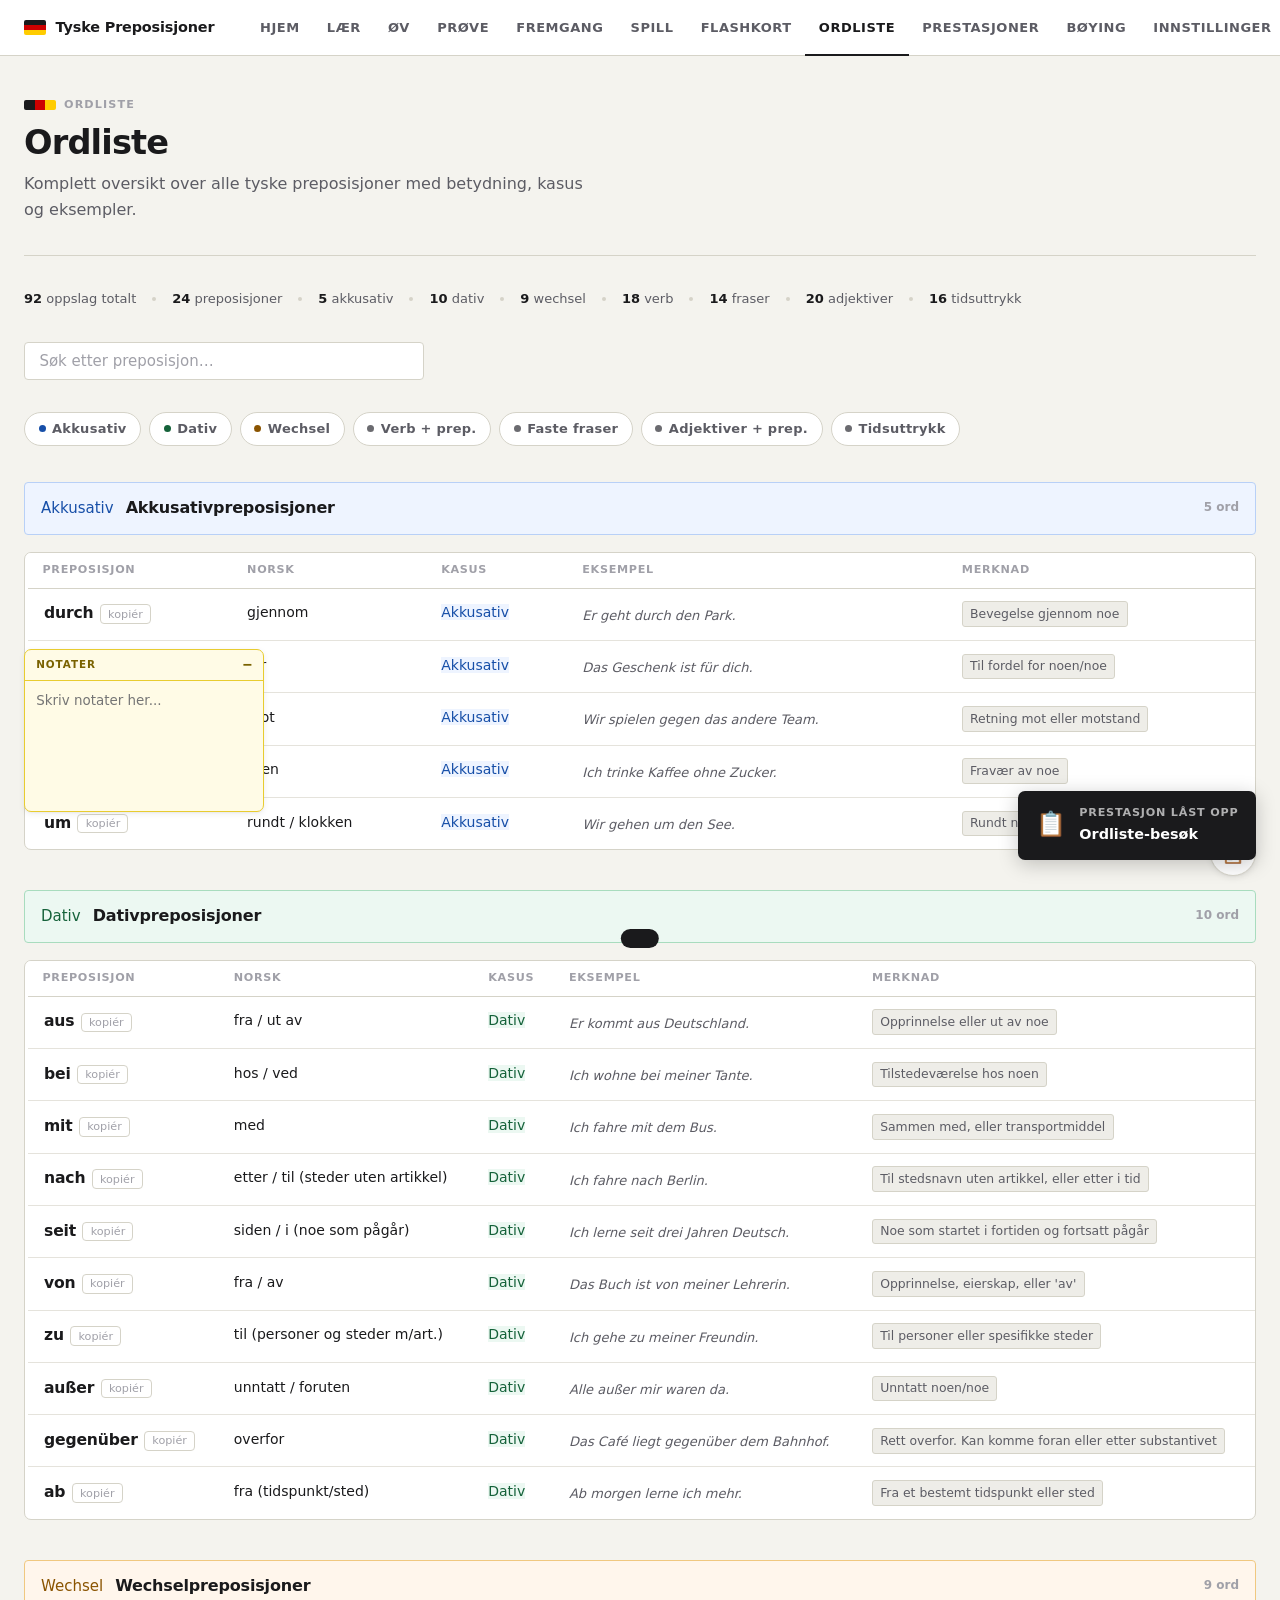
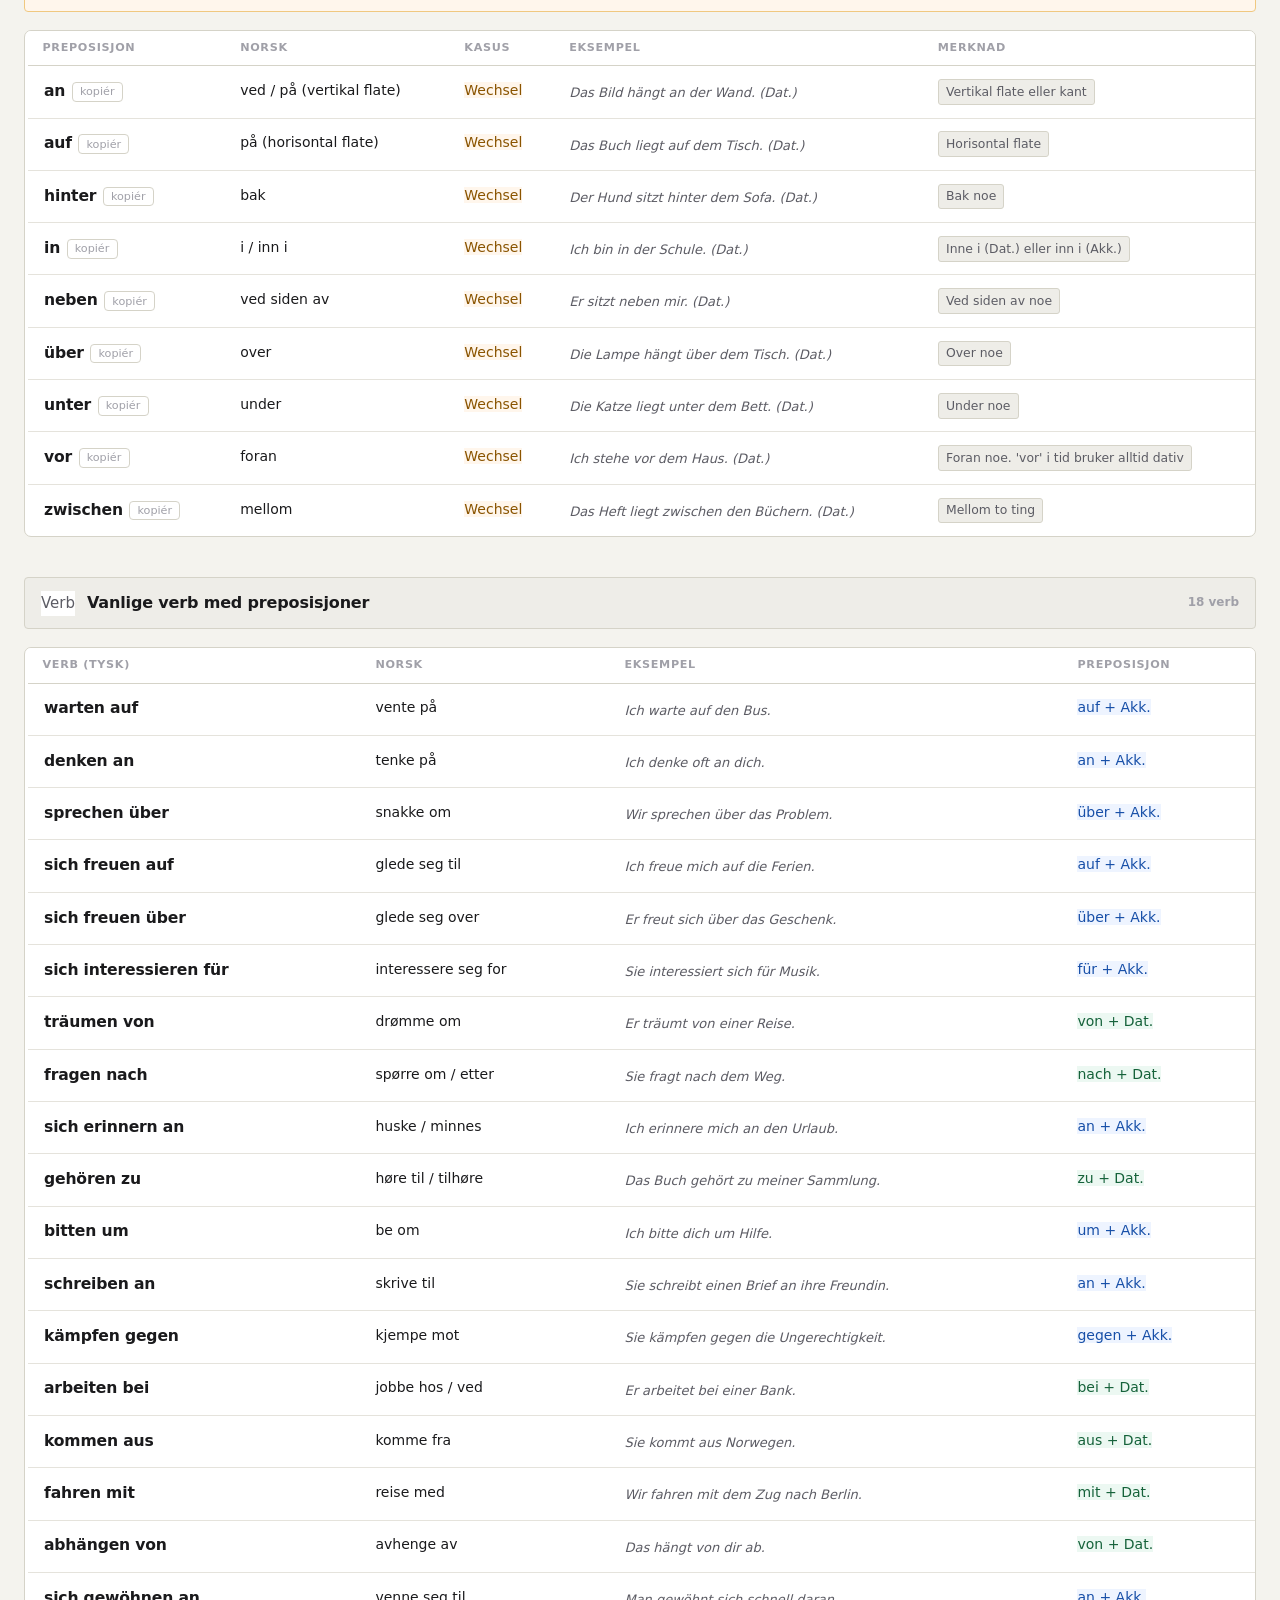
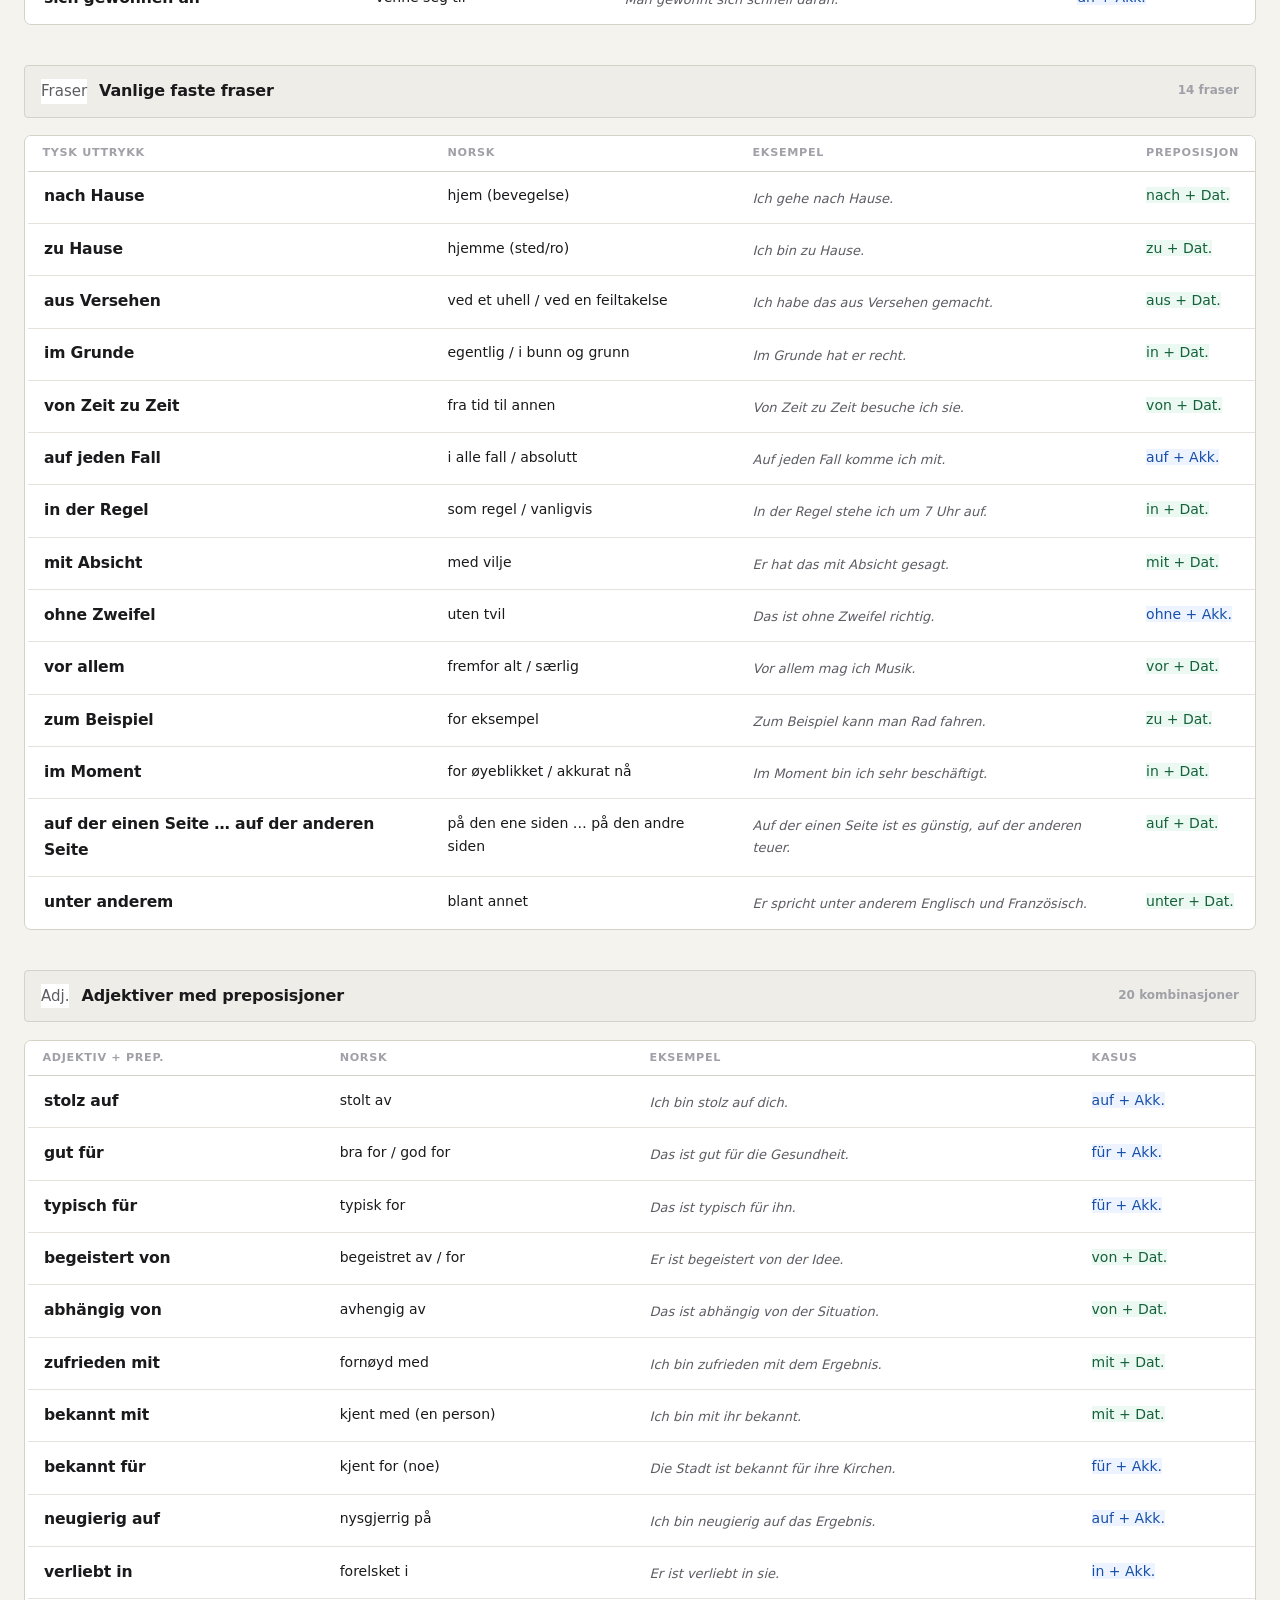
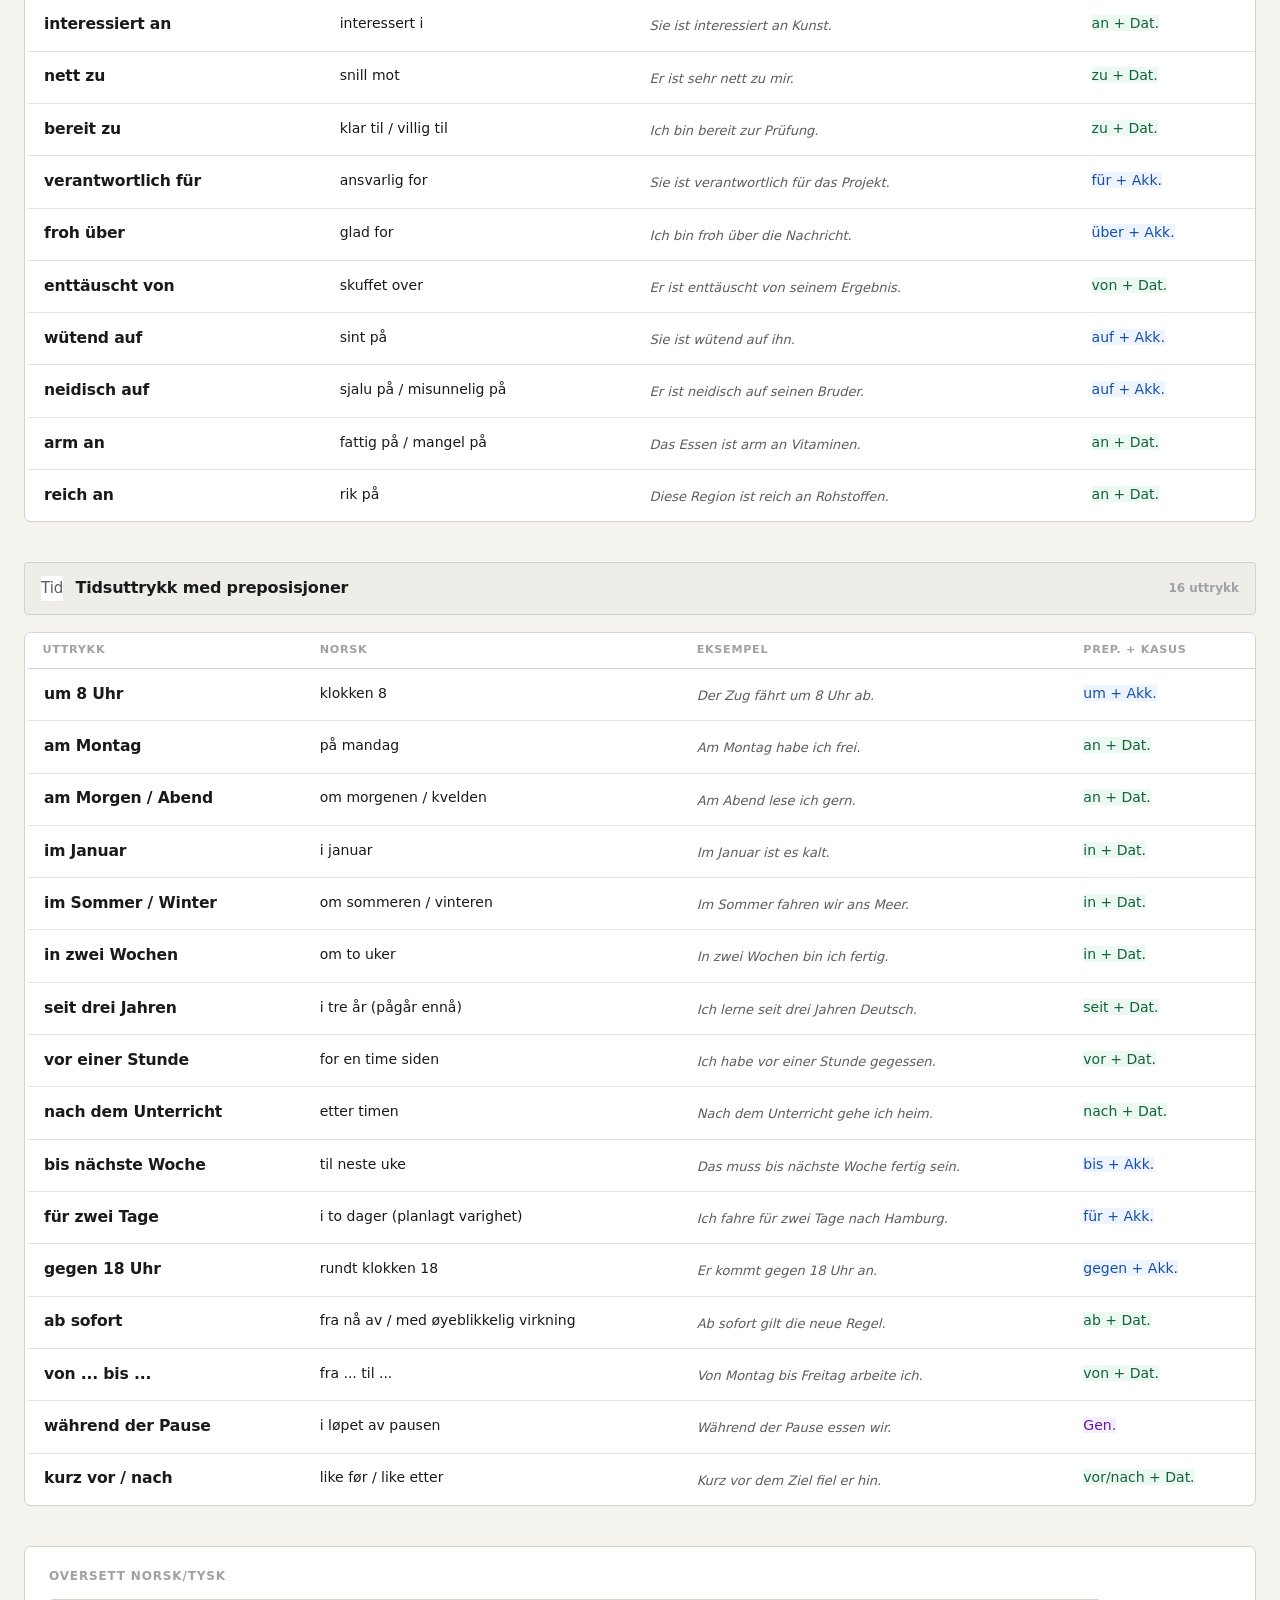
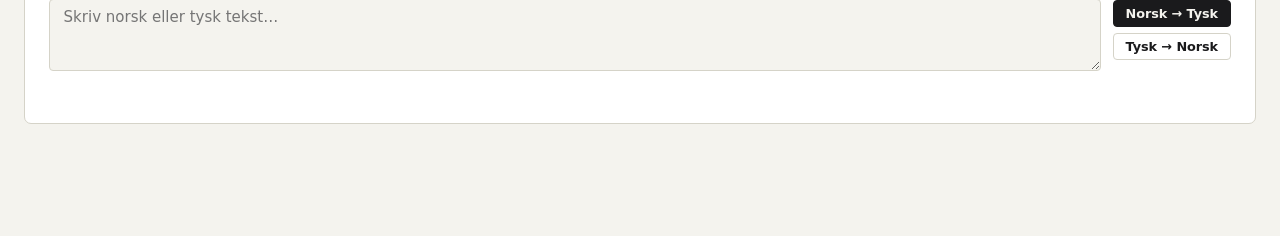
<file: ordliste.html>
<!DOCTYPE html>
<html lang="nb">
<head>
  <meta charset="UTF-8" />
  <meta name="viewport" content="width=device-width, initial-scale=1.0" />
  <title>Ordliste &ndash; Tyske Preposisjoner</title>
  <link rel="stylesheet" href="css/style.css" />
  <style>
    /* ── Search bar ─────────────────────────────────────────────── */
    .search-wrap {
      margin-bottom: 2rem;
    }

    .search-input {
      display: block;
      width: 100%;
      max-width: 400px;
      padding: 0.55rem 0.9rem;
      font-size: 0.9375rem;
      font-family: inherit;
      color: var(--text);
      background: var(--surface);
      border: 1px solid var(--border);
      border-radius: var(--r-sm);
      outline: none;
      transition: border-color .15s, box-shadow .15s;
    }
    .search-input::placeholder { color: var(--text3); }
    .search-input:focus {
      border-color: var(--text2);
      box-shadow: 0 0 0 3px rgba(0,0,0,.06);
    }

    /* ── Stats bar ──────────────────────────────────────────────── */
    .stats-bar {
      display: flex;
      flex-wrap: wrap;
      align-items: center;
      gap: 0.5rem 1rem;
      font-size: 0.8125rem;
      color: var(--text2);
      margin-bottom: 2rem;
    }
    .stats-bar .stats-dot {
      width: 4px;
      height: 4px;
      border-radius: 50%;
      background: var(--border);
      display: inline-block;
    }
    .stats-bar strong { color: var(--text); }

    /* ── Quick-jump bar ─────────────────────────────────────────── */
    .jump-bar {
      display: flex;
      gap: 0.5rem;
      flex-wrap: wrap;
      margin-bottom: 2.25rem;
    }
    .jump-btn {
      display: inline-flex;
      align-items: center;
      gap: 0.4rem;
      padding: 0.35rem 0.85rem;
      border: 1px solid var(--border);
      border-radius: 99px;
      font-size: 0.8125rem;
      font-weight: 600;
      font-family: inherit;
      background: var(--surface);
      color: var(--text2);
      cursor: pointer;
      text-decoration: none;
      transition: border-color .12s, color .12s, background .12s;
      letter-spacing: 0.02em;
    }
    .jump-btn:hover { color: var(--text); background: var(--surface2); text-decoration: none; }
    .jump-btn .jump-dot {
      width: 7px;
      height: 7px;
      border-radius: 50%;
      flex-shrink: 0;
    }
    .jump-btn.akk .jump-dot { background: var(--akk); }
    .jump-btn.dat .jump-dot { background: var(--dat); }
    .jump-btn.wex .jump-dot { background: var(--wex); }

    /* ── Section anchor offset (account for fixed nav) ──────────── */
    .section-anchor {
      display: block;
      height: calc(var(--nav-h) + 1.5rem);
      margin-top: calc(-1 * (var(--nav-h) + 1.5rem));
      visibility: hidden;
      pointer-events: none;
    }

    /* ── Section header band ────────────────────────────────────── */
    .ordliste-section-head {
      display: flex;
      align-items: center;
      gap: 0.75rem;
      margin-bottom: 1.1rem;
      padding: 0.75rem 1rem;
      border-radius: var(--r-sm);
      border: 1px solid var(--border);
    }
    .ordliste-section-head.akk { background: var(--akk-bg); border-color: var(--akk-bd); }
    .ordliste-section-head.dat { background: var(--dat-bg); border-color: var(--dat-bd); }
    .ordliste-section-head.wex { background: var(--wex-bg); border-color: var(--wex-bd); }

    .ordliste-section-head h2 {
      font-size: 1rem;
      font-weight: 700;
      letter-spacing: -0.01em;
      margin: 0;
    }
    .ordliste-section-head .sh-count {
      margin-left: auto;
      font-size: 0.75rem;
      color: var(--text3);
      font-weight: 600;
      white-space: nowrap;
    }

    /* ── Copy button ────────────────────────────────────────────── */
    .copy-btn {
      background: none;
      border: 1px solid var(--border);
      border-radius: var(--r-sm);
      padding: 0.2rem 0.45rem;
      font-size: 0.7rem;
      color: var(--text3);
      cursor: pointer;
      line-height: 1;
      font-family: inherit;
      transition: border-color .12s, color .12s, background .12s;
      vertical-align: middle;
      margin-left: 0.4rem;
      flex-shrink: 0;
    }
    .copy-btn:hover { border-color: var(--text2); color: var(--text); background: var(--surface2); }
    .copy-btn.copied {
      border-color: var(--dat-bd);
      color: var(--dat);
      background: var(--dat-bg);
    }

    .td-word-wrap {
      display: flex;
      align-items: center;
    }

    /* ── No-results message ─────────────────────────────────────── */
    .no-results {
      display: none;
      padding: 1.5rem 1rem;
      text-align: center;
      font-size: 0.875rem;
      color: var(--text3);
    }

    /* ── Responsive ─────────────────────────────────────────────── */
    @media (max-width: 600px) {
      .hide-mobile { display: none !important; }
      .search-input { max-width: 100%; }
      .stats-bar { gap: 0.35rem 0.65rem; font-size: 0.75rem; }
    }
  </style>
</head>
<body>
<div id="page">

  <!-- ── Page header ──────────────────────────────────────────── -->
  <header class="page-header">
    <div class="page-header-eyebrow">
      <span class="flag-bar"><span class="f1"></span><span class="f2"></span><span class="f3"></span></span>
      <span>Ordliste</span>
    </div>
    <h1>Ordliste</h1>
    <p>Komplett oversikt over alle tyske preposisjoner med betydning, kasus og eksempler.</p>
  </header>

  <!-- ── Stats bar ────────────────────────────────────────────── -->
  <div class="stats-bar" id="stats-bar">
    <!-- filled by JS -->
  </div>

  <!-- ── Search + quick jump ──────────────────────────────────── -->
  <div class="search-wrap">
    <input
      class="search-input"
      type="text"
      id="search-input"
      placeholder="S&#248;k etter preposisjon&#8230;"
      autocomplete="off"
      spellcheck="false"
      oninput="filterTables(this.value)"
    />
  </div>

  <nav class="jump-bar" aria-label="Hopp til seksjon">
    <a class="jump-btn akk" href="#seksjon-akkusativ">
      <span class="jump-dot"></span>Akkusativ
    </a>
    <a class="jump-btn dat" href="#seksjon-dativ">
      <span class="jump-dot"></span>Dativ
    </a>
    <a class="jump-btn wex" href="#seksjon-wechsel">
      <span class="jump-dot"></span>Wechsel
    </a>
    <a class="jump-btn" href="#seksjon-verb" style="--dot-c:#6B6B70;">
      <span class="jump-dot" style="background:#6B6B70;"></span>Verb + prep.
    </a>
    <a class="jump-btn" href="#seksjon-fraser" style="--dot-c:#6B6B70;">
      <span class="jump-dot" style="background:#6B6B70;"></span>Faste fraser
    </a>
    <a class="jump-btn" href="#seksjon-adj" style="--dot-c:#6B6B70;">
      <span class="jump-dot" style="background:#6B6B70;"></span>Adjektiver + prep.
    </a>
    <a class="jump-btn" href="#seksjon-tid" style="--dot-c:#6B6B70;">
      <span class="jump-dot" style="background:#6B6B70;"></span>Tidsuttrykk
    </a>
  </nav>

  <!-- ── Tables rendered by JS ────────────────────────────────── -->
  <div id="ordliste-content"></div>

  <!-- ══════════════════════════════════════════════════════════
       Seksjon 4: Vanlige verb med preposisjoner
       ══════════════════════════════════════════════════════════ -->
  <div class="section" id="seksjon-verb-wrap">
    <span class="section-anchor" id="seksjon-verb"></span>

    <div class="ordliste-section-head" style="background:var(--surface2);border-color:var(--border);">
      <span class="case-chip" style="color:var(--text2);background:var(--surface);border-color:var(--border);">Verb</span>
      <h2>Vanlige verb med preposisjoner</h2>
      <span class="sh-count">18 verb</span>
    </div>

    <div class="table-wrap card" style="padding:0;overflow:hidden;margin-bottom:2.5rem;">
      <table class="data-table" id="verb-table">
        <thead>
          <tr>
            <th>Verb (tysk)</th>
            <th>Norsk</th>
            <th>Eksempel</th>
            <th class="hide-mobile">Preposisjon</th>
          </tr>
        </thead>
        <tbody>
          <tr>
            <td><span class="td-word">warten auf</span></td>
            <td>vente på</td>
            <td><span class="td-example">Ich warte auf den Bus.</span></td>
            <td class="hide-mobile"><span class="case-chip chip-akk">auf + Akk.</span></td>
          </tr>
          <tr>
            <td><span class="td-word">denken an</span></td>
            <td>tenke på</td>
            <td><span class="td-example">Ich denke oft an dich.</span></td>
            <td class="hide-mobile"><span class="case-chip chip-akk">an + Akk.</span></td>
          </tr>
          <tr>
            <td><span class="td-word">sprechen über</span></td>
            <td>snakke om</td>
            <td><span class="td-example">Wir sprechen über das Problem.</span></td>
            <td class="hide-mobile"><span class="case-chip chip-akk">über + Akk.</span></td>
          </tr>
          <tr>
            <td><span class="td-word">sich freuen auf</span></td>
            <td>glede seg til</td>
            <td><span class="td-example">Ich freue mich auf die Ferien.</span></td>
            <td class="hide-mobile"><span class="case-chip chip-akk">auf + Akk.</span></td>
          </tr>
          <tr>
            <td><span class="td-word">sich freuen über</span></td>
            <td>glede seg over</td>
            <td><span class="td-example">Er freut sich über das Geschenk.</span></td>
            <td class="hide-mobile"><span class="case-chip chip-akk">über + Akk.</span></td>
          </tr>
          <tr>
            <td><span class="td-word">sich interessieren für</span></td>
            <td>interessere seg for</td>
            <td><span class="td-example">Sie interessiert sich für Musik.</span></td>
            <td class="hide-mobile"><span class="case-chip chip-akk">für + Akk.</span></td>
          </tr>
          <tr>
            <td><span class="td-word">träumen von</span></td>
            <td>drømme om</td>
            <td><span class="td-example">Er träumt von einer Reise.</span></td>
            <td class="hide-mobile"><span class="case-chip chip-dat">von + Dat.</span></td>
          </tr>
          <tr>
            <td><span class="td-word">fragen nach</span></td>
            <td>spørre om / etter</td>
            <td><span class="td-example">Sie fragt nach dem Weg.</span></td>
            <td class="hide-mobile"><span class="case-chip chip-dat">nach + Dat.</span></td>
          </tr>
          <tr>
            <td><span class="td-word">sich erinnern an</span></td>
            <td>huske / minnes</td>
            <td><span class="td-example">Ich erinnere mich an den Urlaub.</span></td>
            <td class="hide-mobile"><span class="case-chip chip-akk">an + Akk.</span></td>
          </tr>
          <tr>
            <td><span class="td-word">gehören zu</span></td>
            <td>høre til / tilhøre</td>
            <td><span class="td-example">Das Buch gehört zu meiner Sammlung.</span></td>
            <td class="hide-mobile"><span class="case-chip chip-dat">zu + Dat.</span></td>
          </tr>
          <tr>
            <td><span class="td-word">bitten um</span></td>
            <td>be om</td>
            <td><span class="td-example">Ich bitte dich um Hilfe.</span></td>
            <td class="hide-mobile"><span class="case-chip chip-akk">um + Akk.</span></td>
          </tr>
          <tr>
            <td><span class="td-word">schreiben an</span></td>
            <td>skrive til</td>
            <td><span class="td-example">Sie schreibt einen Brief an ihre Freundin.</span></td>
            <td class="hide-mobile"><span class="case-chip chip-akk">an + Akk.</span></td>
          </tr>
          <tr>
            <td><span class="td-word">kämpfen gegen</span></td>
            <td>kjempe mot</td>
            <td><span class="td-example">Sie kämpfen gegen die Ungerechtigkeit.</span></td>
            <td class="hide-mobile"><span class="case-chip chip-akk">gegen + Akk.</span></td>
          </tr>
          <tr>
            <td><span class="td-word">arbeiten bei</span></td>
            <td>jobbe hos / ved</td>
            <td><span class="td-example">Er arbeitet bei einer Bank.</span></td>
            <td class="hide-mobile"><span class="case-chip chip-dat">bei + Dat.</span></td>
          </tr>
          <tr>
            <td><span class="td-word">kommen aus</span></td>
            <td>komme fra</td>
            <td><span class="td-example">Sie kommt aus Norwegen.</span></td>
            <td class="hide-mobile"><span class="case-chip chip-dat">aus + Dat.</span></td>
          </tr>
          <tr>
            <td><span class="td-word">fahren mit</span></td>
            <td>reise med</td>
            <td><span class="td-example">Wir fahren mit dem Zug nach Berlin.</span></td>
            <td class="hide-mobile"><span class="case-chip chip-dat">mit + Dat.</span></td>
          </tr>
          <tr>
            <td><span class="td-word">abhängen von</span></td>
            <td>avhenge av</td>
            <td><span class="td-example">Das hängt von dir ab.</span></td>
            <td class="hide-mobile"><span class="case-chip chip-dat">von + Dat.</span></td>
          </tr>
          <tr>
            <td><span class="td-word">sich gewöhnen an</span></td>
            <td>venne seg til</td>
            <td><span class="td-example">Man gewöhnt sich schnell daran.</span></td>
            <td class="hide-mobile"><span class="case-chip chip-akk">an + Akk.</span></td>
          </tr>
        </tbody>
      </table>
      <div class="no-results" id="no-results-verb">Ingen verb samsvarer med søket.</div>
    </div>
  </div>

  <!-- ══════════════════════════════════════════════════════════
       Seksjon 5: Vanlige faste fraser
       ══════════════════════════════════════════════════════════ -->
  <div class="section" id="seksjon-fraser-wrap">
    <span class="section-anchor" id="seksjon-fraser"></span>

    <div class="ordliste-section-head" style="background:var(--surface2);border-color:var(--border);">
      <span class="case-chip" style="color:var(--text2);background:var(--surface);border-color:var(--border);">Fraser</span>
      <h2>Vanlige faste fraser</h2>
      <span class="sh-count">14 fraser</span>
    </div>

    <div class="table-wrap card" style="padding:0;overflow:hidden;margin-bottom:2.5rem;">
      <table class="data-table" id="fraser-table">
        <thead>
          <tr>
            <th>Tysk uttrykk</th>
            <th>Norsk</th>
            <th class="hide-mobile">Eksempel</th>
            <th class="hide-mobile">Preposisjon</th>
          </tr>
        </thead>
        <tbody>
          <tr>
            <td><span class="td-word">nach Hause</span></td>
            <td>hjem (bevegelse)</td>
            <td class="hide-mobile"><span class="td-example">Ich gehe nach Hause.</span></td>
            <td class="hide-mobile"><span class="case-chip chip-dat">nach + Dat.</span></td>
          </tr>
          <tr>
            <td><span class="td-word">zu Hause</span></td>
            <td>hjemme (sted/ro)</td>
            <td class="hide-mobile"><span class="td-example">Ich bin zu Hause.</span></td>
            <td class="hide-mobile"><span class="case-chip chip-dat">zu + Dat.</span></td>
          </tr>
          <tr>
            <td><span class="td-word">aus Versehen</span></td>
            <td>ved et uhell / ved en feiltakelse</td>
            <td class="hide-mobile"><span class="td-example">Ich habe das aus Versehen gemacht.</span></td>
            <td class="hide-mobile"><span class="case-chip chip-dat">aus + Dat.</span></td>
          </tr>
          <tr>
            <td><span class="td-word">im Grunde</span></td>
            <td>egentlig / i bunn og grunn</td>
            <td class="hide-mobile"><span class="td-example">Im Grunde hat er recht.</span></td>
            <td class="hide-mobile"><span class="case-chip chip-dat">in + Dat.</span></td>
          </tr>
          <tr>
            <td><span class="td-word">von Zeit zu Zeit</span></td>
            <td>fra tid til annen</td>
            <td class="hide-mobile"><span class="td-example">Von Zeit zu Zeit besuche ich sie.</span></td>
            <td class="hide-mobile"><span class="case-chip chip-dat">von + Dat.</span></td>
          </tr>
          <tr>
            <td><span class="td-word">auf jeden Fall</span></td>
            <td>i alle fall / absolutt</td>
            <td class="hide-mobile"><span class="td-example">Auf jeden Fall komme ich mit.</span></td>
            <td class="hide-mobile"><span class="case-chip chip-akk">auf + Akk.</span></td>
          </tr>
          <tr>
            <td><span class="td-word">in der Regel</span></td>
            <td>som regel / vanligvis</td>
            <td class="hide-mobile"><span class="td-example">In der Regel stehe ich um 7 Uhr auf.</span></td>
            <td class="hide-mobile"><span class="case-chip chip-dat">in + Dat.</span></td>
          </tr>
          <tr>
            <td><span class="td-word">mit Absicht</span></td>
            <td>med vilje</td>
            <td class="hide-mobile"><span class="td-example">Er hat das mit Absicht gesagt.</span></td>
            <td class="hide-mobile"><span class="case-chip chip-dat">mit + Dat.</span></td>
          </tr>
          <tr>
            <td><span class="td-word">ohne Zweifel</span></td>
            <td>uten tvil</td>
            <td class="hide-mobile"><span class="td-example">Das ist ohne Zweifel richtig.</span></td>
            <td class="hide-mobile"><span class="case-chip chip-akk">ohne + Akk.</span></td>
          </tr>
          <tr>
            <td><span class="td-word">vor allem</span></td>
            <td>fremfor alt / særlig</td>
            <td class="hide-mobile"><span class="td-example">Vor allem mag ich Musik.</span></td>
            <td class="hide-mobile"><span class="case-chip chip-dat">vor + Dat.</span></td>
          </tr>
          <tr>
            <td><span class="td-word">zum Beispiel</span></td>
            <td>for eksempel</td>
            <td class="hide-mobile"><span class="td-example">Zum Beispiel kann man Rad fahren.</span></td>
            <td class="hide-mobile"><span class="case-chip chip-dat">zu + Dat.</span></td>
          </tr>
          <tr>
            <td><span class="td-word">im Moment</span></td>
            <td>for øyeblikket / akkurat nå</td>
            <td class="hide-mobile"><span class="td-example">Im Moment bin ich sehr beschäftigt.</span></td>
            <td class="hide-mobile"><span class="case-chip chip-dat">in + Dat.</span></td>
          </tr>
          <tr>
            <td><span class="td-word">auf der einen Seite … auf der anderen Seite</span></td>
            <td>på den ene siden … på den andre siden</td>
            <td class="hide-mobile"><span class="td-example">Auf der einen Seite ist es günstig, auf der anderen teuer.</span></td>
            <td class="hide-mobile"><span class="case-chip chip-dat">auf + Dat.</span></td>
          </tr>
          <tr>
            <td><span class="td-word">unter anderem</span></td>
            <td>blant annet</td>
            <td class="hide-mobile"><span class="td-example">Er spricht unter anderem Englisch und Französisch.</span></td>
            <td class="hide-mobile"><span class="case-chip chip-dat">unter + Dat.</span></td>
          </tr>
        </tbody>
      </table>
      <div class="no-results" id="no-results-fraser">Ingen fraser samsvarer med søket.</div>
    </div>
  </div>

  <!-- ══════════════════════════════════════════════════════════
       Seksjon 6: Adjektiver med preposisjoner
       ══════════════════════════════════════════════════════════ -->
  <div class="section" id="seksjon-adj-wrap">
    <span class="section-anchor" id="seksjon-adj"></span>

    <div class="ordliste-section-head" style="background:var(--surface2);border-color:var(--border);">
      <span class="case-chip" style="color:var(--text2);background:var(--surface);border-color:var(--border);">Adj.</span>
      <h2>Adjektiver med preposisjoner</h2>
      <span class="sh-count">20 kombinasjoner</span>
    </div>

    <div class="table-wrap card" style="padding:0;overflow:hidden;margin-bottom:2.5rem;">
      <table class="data-table" id="adj-table">
        <thead>
          <tr>
            <th>Adjektiv + prep.</th>
            <th>Norsk</th>
            <th>Eksempel</th>
            <th class="hide-mobile">Kasus</th>
          </tr>
        </thead>
        <tbody>
          <tr>
            <td><span class="td-word">stolz auf</span></td>
            <td>stolt av</td>
            <td><span class="td-example">Ich bin stolz auf dich.</span></td>
            <td class="hide-mobile"><span class="case-chip chip-akk">auf + Akk.</span></td>
          </tr>
          <tr>
            <td><span class="td-word">gut für</span></td>
            <td>bra for / god for</td>
            <td><span class="td-example">Das ist gut für die Gesundheit.</span></td>
            <td class="hide-mobile"><span class="case-chip chip-akk">für + Akk.</span></td>
          </tr>
          <tr>
            <td><span class="td-word">typisch für</span></td>
            <td>typisk for</td>
            <td><span class="td-example">Das ist typisch für ihn.</span></td>
            <td class="hide-mobile"><span class="case-chip chip-akk">für + Akk.</span></td>
          </tr>
          <tr>
            <td><span class="td-word">begeistert von</span></td>
            <td>begeistret av / for</td>
            <td><span class="td-example">Er ist begeistert von der Idee.</span></td>
            <td class="hide-mobile"><span class="case-chip chip-dat">von + Dat.</span></td>
          </tr>
          <tr>
            <td><span class="td-word">abhängig von</span></td>
            <td>avhengig av</td>
            <td><span class="td-example">Das ist abhängig von der Situation.</span></td>
            <td class="hide-mobile"><span class="case-chip chip-dat">von + Dat.</span></td>
          </tr>
          <tr>
            <td><span class="td-word">zufrieden mit</span></td>
            <td>fornøyd med</td>
            <td><span class="td-example">Ich bin zufrieden mit dem Ergebnis.</span></td>
            <td class="hide-mobile"><span class="case-chip chip-dat">mit + Dat.</span></td>
          </tr>
          <tr>
            <td><span class="td-word">bekannt mit</span></td>
            <td>kjent med (en person)</td>
            <td><span class="td-example">Ich bin mit ihr bekannt.</span></td>
            <td class="hide-mobile"><span class="case-chip chip-dat">mit + Dat.</span></td>
          </tr>
          <tr>
            <td><span class="td-word">bekannt für</span></td>
            <td>kjent for (noe)</td>
            <td><span class="td-example">Die Stadt ist bekannt für ihre Kirchen.</span></td>
            <td class="hide-mobile"><span class="case-chip chip-akk">für + Akk.</span></td>
          </tr>
          <tr>
            <td><span class="td-word">neugierig auf</span></td>
            <td>nysgjerrig på</td>
            <td><span class="td-example">Ich bin neugierig auf das Ergebnis.</span></td>
            <td class="hide-mobile"><span class="case-chip chip-akk">auf + Akk.</span></td>
          </tr>
          <tr>
            <td><span class="td-word">verliebt in</span></td>
            <td>forelsket i</td>
            <td><span class="td-example">Er ist verliebt in sie.</span></td>
            <td class="hide-mobile"><span class="case-chip chip-akk">in + Akk.</span></td>
          </tr>
          <tr>
            <td><span class="td-word">interessiert an</span></td>
            <td>interessert i</td>
            <td><span class="td-example">Sie ist interessiert an Kunst.</span></td>
            <td class="hide-mobile"><span class="case-chip chip-dat">an + Dat.</span></td>
          </tr>
          <tr>
            <td><span class="td-word">nett zu</span></td>
            <td>snill mot</td>
            <td><span class="td-example">Er ist sehr nett zu mir.</span></td>
            <td class="hide-mobile"><span class="case-chip chip-dat">zu + Dat.</span></td>
          </tr>
          <tr>
            <td><span class="td-word">bereit zu</span></td>
            <td>klar til / villig til</td>
            <td><span class="td-example">Ich bin bereit zur Prüfung.</span></td>
            <td class="hide-mobile"><span class="case-chip chip-dat">zu + Dat.</span></td>
          </tr>
          <tr>
            <td><span class="td-word">verantwortlich für</span></td>
            <td>ansvarlig for</td>
            <td><span class="td-example">Sie ist verantwortlich für das Projekt.</span></td>
            <td class="hide-mobile"><span class="case-chip chip-akk">für + Akk.</span></td>
          </tr>
          <tr>
            <td><span class="td-word">froh über</span></td>
            <td>glad for</td>
            <td><span class="td-example">Ich bin froh über die Nachricht.</span></td>
            <td class="hide-mobile"><span class="case-chip chip-akk">über + Akk.</span></td>
          </tr>
          <tr>
            <td><span class="td-word">enttäuscht von</span></td>
            <td>skuffet over</td>
            <td><span class="td-example">Er ist enttäuscht von seinem Ergebnis.</span></td>
            <td class="hide-mobile"><span class="case-chip chip-dat">von + Dat.</span></td>
          </tr>
          <tr>
            <td><span class="td-word">wütend auf</span></td>
            <td>sint på</td>
            <td><span class="td-example">Sie ist wütend auf ihn.</span></td>
            <td class="hide-mobile"><span class="case-chip chip-akk">auf + Akk.</span></td>
          </tr>
          <tr>
            <td><span class="td-word">neidisch auf</span></td>
            <td>sjalu på / misunnelig på</td>
            <td><span class="td-example">Er ist neidisch auf seinen Bruder.</span></td>
            <td class="hide-mobile"><span class="case-chip chip-akk">auf + Akk.</span></td>
          </tr>
          <tr>
            <td><span class="td-word">arm an</span></td>
            <td>fattig på / mangel på</td>
            <td><span class="td-example">Das Essen ist arm an Vitaminen.</span></td>
            <td class="hide-mobile"><span class="case-chip chip-dat">an + Dat.</span></td>
          </tr>
          <tr>
            <td><span class="td-word">reich an</span></td>
            <td>rik på</td>
            <td><span class="td-example">Diese Region ist reich an Rohstoffen.</span></td>
            <td class="hide-mobile"><span class="case-chip chip-dat">an + Dat.</span></td>
          </tr>
        </tbody>
      </table>
      <div class="no-results" id="no-results-adj">Ingen adjektiver samsvarer med søket.</div>
    </div>
  </div>

  <!-- ══════════════════════════════════════════════════════════
       Seksjon 7: Tidsuttrykk med preposisjoner
       ══════════════════════════════════════════════════════════ -->
  <div class="section" id="seksjon-tid-wrap">
    <span class="section-anchor" id="seksjon-tid"></span>

    <div class="ordliste-section-head" style="background:var(--surface2);border-color:var(--border);">
      <span class="case-chip" style="color:var(--text2);background:var(--surface);border-color:var(--border);">Tid</span>
      <h2>Tidsuttrykk med preposisjoner</h2>
      <span class="sh-count">16 uttrykk</span>
    </div>

    <div class="table-wrap card" style="padding:0;overflow:hidden;margin-bottom:2.5rem;">
      <table class="data-table" id="tid-table">
        <thead>
          <tr>
            <th>Uttrykk</th>
            <th>Norsk</th>
            <th class="hide-mobile">Eksempel</th>
            <th class="hide-mobile">Prep. + kasus</th>
          </tr>
        </thead>
        <tbody>
          <tr>
            <td><span class="td-word">um 8 Uhr</span></td>
            <td>klokken 8</td>
            <td class="hide-mobile"><span class="td-example">Der Zug fährt um 8 Uhr ab.</span></td>
            <td class="hide-mobile"><span class="case-chip chip-akk">um + Akk.</span></td>
          </tr>
          <tr>
            <td><span class="td-word">am Montag</span></td>
            <td>på mandag</td>
            <td class="hide-mobile"><span class="td-example">Am Montag habe ich frei.</span></td>
            <td class="hide-mobile"><span class="case-chip chip-dat">an + Dat.</span></td>
          </tr>
          <tr>
            <td><span class="td-word">am Morgen / Abend</span></td>
            <td>om morgenen / kvelden</td>
            <td class="hide-mobile"><span class="td-example">Am Abend lese ich gern.</span></td>
            <td class="hide-mobile"><span class="case-chip chip-dat">an + Dat.</span></td>
          </tr>
          <tr>
            <td><span class="td-word">im Januar</span></td>
            <td>i januar</td>
            <td class="hide-mobile"><span class="td-example">Im Januar ist es kalt.</span></td>
            <td class="hide-mobile"><span class="case-chip chip-dat">in + Dat.</span></td>
          </tr>
          <tr>
            <td><span class="td-word">im Sommer / Winter</span></td>
            <td>om sommeren / vinteren</td>
            <td class="hide-mobile"><span class="td-example">Im Sommer fahren wir ans Meer.</span></td>
            <td class="hide-mobile"><span class="case-chip chip-dat">in + Dat.</span></td>
          </tr>
          <tr>
            <td><span class="td-word">in zwei Wochen</span></td>
            <td>om to uker</td>
            <td class="hide-mobile"><span class="td-example">In zwei Wochen bin ich fertig.</span></td>
            <td class="hide-mobile"><span class="case-chip chip-dat">in + Dat.</span></td>
          </tr>
          <tr>
            <td><span class="td-word">seit drei Jahren</span></td>
            <td>i tre år (pågår ennå)</td>
            <td class="hide-mobile"><span class="td-example">Ich lerne seit drei Jahren Deutsch.</span></td>
            <td class="hide-mobile"><span class="case-chip chip-dat">seit + Dat.</span></td>
          </tr>
          <tr>
            <td><span class="td-word">vor einer Stunde</span></td>
            <td>for en time siden</td>
            <td class="hide-mobile"><span class="td-example">Ich habe vor einer Stunde gegessen.</span></td>
            <td class="hide-mobile"><span class="case-chip chip-dat">vor + Dat.</span></td>
          </tr>
          <tr>
            <td><span class="td-word">nach dem Unterricht</span></td>
            <td>etter timen</td>
            <td class="hide-mobile"><span class="td-example">Nach dem Unterricht gehe ich heim.</span></td>
            <td class="hide-mobile"><span class="case-chip chip-dat">nach + Dat.</span></td>
          </tr>
          <tr>
            <td><span class="td-word">bis nächste Woche</span></td>
            <td>til neste uke</td>
            <td class="hide-mobile"><span class="td-example">Das muss bis nächste Woche fertig sein.</span></td>
            <td class="hide-mobile"><span class="case-chip chip-akk">bis + Akk.</span></td>
          </tr>
          <tr>
            <td><span class="td-word">für zwei Tage</span></td>
            <td>i to dager (planlagt varighet)</td>
            <td class="hide-mobile"><span class="td-example">Ich fahre für zwei Tage nach Hamburg.</span></td>
            <td class="hide-mobile"><span class="case-chip chip-akk">für + Akk.</span></td>
          </tr>
          <tr>
            <td><span class="td-word">gegen 18 Uhr</span></td>
            <td>rundt klokken 18</td>
            <td class="hide-mobile"><span class="td-example">Er kommt gegen 18 Uhr an.</span></td>
            <td class="hide-mobile"><span class="case-chip chip-akk">gegen + Akk.</span></td>
          </tr>
          <tr>
            <td><span class="td-word">ab sofort</span></td>
            <td>fra nå av / med øyeblikkelig virkning</td>
            <td class="hide-mobile"><span class="td-example">Ab sofort gilt die neue Regel.</span></td>
            <td class="hide-mobile"><span class="case-chip chip-dat">ab + Dat.</span></td>
          </tr>
          <tr>
            <td><span class="td-word">von ... bis ...</span></td>
            <td>fra ... til ...</td>
            <td class="hide-mobile"><span class="td-example">Von Montag bis Freitag arbeite ich.</span></td>
            <td class="hide-mobile"><span class="case-chip chip-dat">von + Dat.</span></td>
          </tr>
          <tr>
            <td><span class="td-word">während der Pause</span></td>
            <td>i løpet av pausen</td>
            <td class="hide-mobile"><span class="td-example">Während der Pause essen wir.</span></td>
            <td class="hide-mobile"><span class="case-chip chip-dat" style="background:var(--gen-bg);color:var(--gen);border-color:var(--gen-bd);">Gen.</span></td>
          </tr>
          <tr>
            <td><span class="td-word">kurz vor / nach</span></td>
            <td>like før / like etter</td>
            <td class="hide-mobile"><span class="td-example">Kurz vor dem Ziel fiel er hin.</span></td>
            <td class="hide-mobile"><span class="case-chip chip-dat">vor/nach + Dat.</span></td>
          </tr>
        </tbody>
      </table>
      <div class="no-results" id="no-results-tid">Ingen uttrykk samsvarer med søket.</div>
    </div>
  </div>

  <!-- ── Inline translator ────────────────────────────────────── -->
  <div class="card" style="padding:1.25rem 1.5rem;margin-top:.5rem;margin-bottom:2rem;">
    <p style="font-size:.75rem;font-weight:700;text-transform:uppercase;letter-spacing:.07em;color:var(--text3);margin-bottom:.75rem;">Oversett norsk/tysk</p>
    <div style="display:flex;gap:.75rem;flex-wrap:wrap;align-items:flex-start;">
      <textarea id="tr-input" style="flex:1 1 240px;min-height:72px;padding:.55rem .85rem;font-size:.9375rem;font-family:inherit;color:var(--text);background:var(--bg);border:1px solid var(--border);border-radius:var(--r-sm);outline:none;resize:vertical;" placeholder="Skriv norsk eller tysk tekst&#8230;" oninput="trClear()"></textarea>
      <div style="display:flex;flex-direction:column;gap:.4rem;padding-top:.1rem;">
        <button class="btn btn-primary btn-sm" onclick="trTranslate('nb','de')">Norsk &rarr; Tysk</button>
        <button class="btn btn-secondary btn-sm" onclick="trTranslate('de','nb')">Tysk &rarr; Norsk</button>
      </div>
    </div>
    <div id="tr-result" style="margin-top:.85rem;min-height:1.2rem;font-size:.9375rem;color:var(--text);"></div>
  </div>

</div>

<!-- ── Toast ────────────────────────────────────────────────── -->
<div id="toast"></div>

<script src="js/data.js"></script>
<script src="js/main.js"></script>
<script src="js/audio.js"></script>
<script src="js/settings.js"></script>
<script src="js/achievements.js"></script>

<script>
/* ============================================================
   ordliste.js — vocabulary reference page
   ============================================================ */

async function trTranslate(from, to) {
  const text = document.getElementById("tr-input").value.trim();
  if (!text) return;
  const el = document.getElementById("tr-result");
  el.textContent = "Oversetter...";
  el.style.color = "var(--text3)";
  try {
    const url = `https://api.mymemory.translated.net/get?q=${encodeURIComponent(text)}&langpair=${from}|${to}`;
    const r = await fetch(url);
    const d = await r.json();
    const t = d?.responseData?.translatedText;
    if (t) { el.textContent = t; el.style.color = "var(--text)"; }
    else { el.textContent = "Ingen oversettelse funnet."; el.style.color = "var(--text3)"; }
  } catch {
    el.textContent = "Kunne ikke oversette."; el.style.color = "var(--de-red)";
  }
}
function trClear() { const el = document.getElementById("tr-result"); if (el) el.textContent = ""; }

document.addEventListener("DOMContentLoaded", () => {
  renderStatsBar();
  renderContent();
  if (typeof Achievements !== "undefined") Achievements.checkOrdlisteVisit();
});

/* ── Stats bar ──────────────────────────────────────────────── */
function renderStatsBar() {
  const groups   = Object.values(PREPOSITIONS);
  const prepTotal = groups.reduce((n, g) => n + g.prepositions.length, 0);
  const akkCount = PREPOSITIONS.akkusativ.prepositions.length;
  const datCount = PREPOSITIONS.dativ.prepositions.length;
  const wexCount = PREPOSITIONS.wechsel.prepositions.length;
  const verbCount   = 18;
  const fraserCount = 14;
  const adjCount    = 20;
  const tidCount    = 16;
  const grandTotal  = prepTotal + verbCount + fraserCount + adjCount + tidCount;

  document.getElementById("stats-bar").innerHTML = `
    <span><strong>${grandTotal}</strong> oppslag totalt</span>
    <span class="stats-dot"></span>
    <span><strong>${prepTotal}</strong> preposisjoner</span>
    <span class="stats-dot"></span>
    <span><strong>${akkCount}</strong> akkusativ</span>
    <span class="stats-dot"></span>
    <span><strong>${datCount}</strong> dativ</span>
    <span class="stats-dot"></span>
    <span><strong>${wexCount}</strong> wechsel</span>
    <span class="stats-dot"></span>
    <span><strong>${verbCount}</strong> verb</span>
    <span class="stats-dot"></span>
    <span><strong>${fraserCount}</strong> fraser</span>
    <span class="stats-dot"></span>
    <span><strong>${adjCount}</strong> adjektiver</span>
    <span class="stats-dot"></span>
    <span><strong>${tidCount}</strong> tidsuttrykk</span>
  `;
}

/* ── Render all three sections ──────────────────────────────── */
function renderContent() {
  const container = document.getElementById("ordliste-content");
  const groups = [
    { key: "akkusativ", id: "seksjon-akkusativ", chipClass: "chip-akk", headClass: "akk", rowClass: "row-akk", label: "Akkusativ", sublabel: "Alltid akkusativ" },
    { key: "dativ",     id: "seksjon-dativ",     chipClass: "chip-dat", headClass: "dat", rowClass: "row-dat", label: "Dativ",     sublabel: "Alltid dativ" },
    { key: "wechsel",   id: "seksjon-wechsel",   chipClass: "chip-wex", headClass: "wex", rowClass: "row-wex", label: "Wechsel",   sublabel: "Akk. (Wohin?) / Dat. (Wo?)" },
  ];

  container.innerHTML = groups.map(g => buildSection(g)).join("");
}

function buildSection(g) {
  const group = PREPOSITIONS[g.key];
  const count = group.prepositions.length;

  const rows = group.prepositions.map(p => {
    const example = p.examples && p.examples.length > 0 ? p.examples[0] : "";
    const note    = p.note || "";
    return `
      <tr class="${g.rowClass}" data-de="${p.de.toLowerCase()}" data-no="${p.no.toLowerCase()}">
        <td>
          <div class="td-word-wrap">
            <span class="td-word">${p.de}</span>
            <button
              class="copy-btn"
              title="Kopier ${p.de}"
              onclick="copyWord(this, '${escAttr(p.de)}')"
            >kopi&eacute;r</button>
          </div>
        </td>
        <td>${p.no}</td>
        <td><span class="case-chip ${g.chipClass}">${g.label}</span></td>
        <td class="hide-mobile">
          ${example ? `<span class="td-example">${example}</span>` : '<span class="muted">—</span>'}
        </td>
        <td class="hide-mobile">
          ${note ? `<span class="td-note">${note}</span>` : ""}
        </td>
      </tr>`;
  }).join("");

  return `
    <div class="section" data-section="${g.key}">
      <span class="section-anchor" id="${g.id}"></span>

      <div class="ordliste-section-head ${g.headClass}">
        <span class="case-chip ${g.chipClass}">${g.label}</span>
        <h2>${g.label}preposisjoner</h2>
        <span class="sh-count">${count} ord</span>
      </div>

      <div class="table-wrap card" style="padding:0;overflow:hidden;margin-bottom:2.5rem;">
        <table class="data-table" data-group="${g.key}">
          <thead>
            <tr>
              <th>Preposisjon</th>
              <th>Norsk</th>
              <th>Kasus</th>
              <th class="hide-mobile">Eksempel</th>
              <th class="hide-mobile">Merknad</th>
            </tr>
          </thead>
          <tbody>
            ${rows}
          </tbody>
        </table>
        <div class="no-results" id="no-results-${g.key}">
          Ingen preposisjoner samsvarer med s&#248;ket.
        </div>
      </div>
    </div>`;
}

/* ── Live search filter ─────────────────────────────────────── */
function filterTables(query) {
  const q = query.trim().toLowerCase();
  const groups = ["akkusativ", "dativ", "wechsel"];

  groups.forEach(key => {
    const table   = document.querySelector(`table[data-group="${key}"]`);
    const noMsg   = document.getElementById(`no-results-${key}`);
    if (!table) return;

    const rows    = table.querySelectorAll("tbody tr");
    let visible   = 0;

    rows.forEach(row => {
      const de = row.dataset.de || "";
      const no = row.dataset.no || "";
      const match = !q || de.includes(q) || no.includes(q);
      row.style.display = match ? "" : "none";
      if (match) visible++;
    });

    noMsg.style.display = (visible === 0) ? "block" : "none";
  });

  // Filter static sections by full text content
  ["verb", "fraser", "adj", "tid"].forEach(id => {
    const table  = document.getElementById(`${id}-table`);
    const noMsg  = document.getElementById(`no-results-${id}`);
    if (!table) return;
    const rows   = table.querySelectorAll("tbody tr");
    let visible  = 0;
    rows.forEach(row => {
      const text  = row.textContent.toLowerCase();
      const match = !q || text.includes(q);
      row.style.display = match ? "" : "none";
      if (match) visible++;
    });
    noMsg.style.display = (visible === 0) ? "block" : "none";
  });
}

/* ── Copy to clipboard ──────────────────────────────────────── */
function copyWord(btn, word) {
  if (!navigator.clipboard) {
    showToast("Utklippstavle ikke tilgjengelig");
    return;
  }
  navigator.clipboard.writeText(word).then(() => {
    btn.textContent = "kopiert!";
    btn.classList.add("copied");
    showToast("\u201C" + word + "\u201D kopiert");
    setTimeout(() => {
      btn.textContent = "kopi\u00E9r";
      btn.classList.remove("copied");
    }, 1800);
  }).catch(() => {
    showToast("Kunne ikke kopiere");
  });
}

/* ── Toast helper ───────────────────────────────────────────── */
function showToast(msg) {
  const t = document.getElementById("toast");
  if (!t) return;
  t.textContent = msg;
  t.classList.add("show");
  clearTimeout(t._timer);
  t._timer = setTimeout(() => t.classList.remove("show"), 2000);
}

/* ── Escape attribute values ────────────────────────────────── */
function escAttr(str) {
  return str.replace(/'/g, "\\'").replace(/"/g, "&quot;");
}
</script>
</body>
</html>
</file>
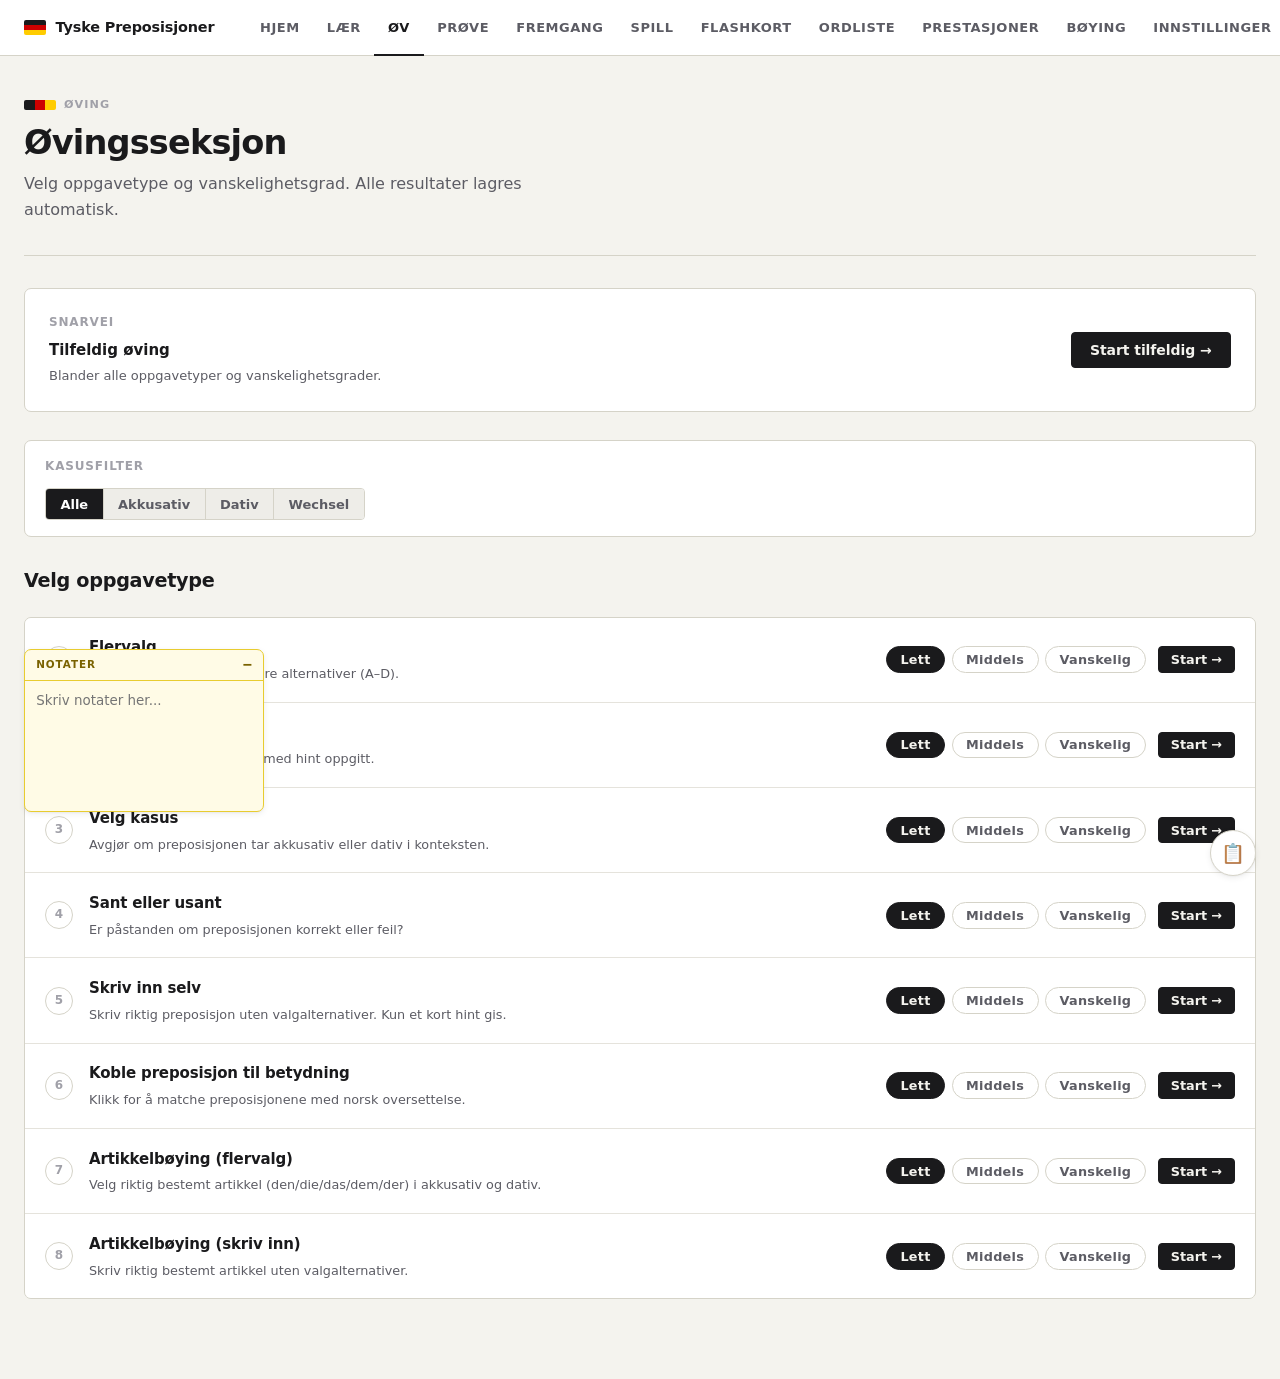
<file: practice.html>
<!DOCTYPE html>
<html lang="nb">
<head>
  <meta charset="UTF-8" />
  <meta name="viewport" content="width=device-width, initial-scale=1.0" />
  <title>Øv &ndash; Tyske Preposisjoner</title>
  <link rel="stylesheet" href="css/style.css" />
</head>
<body>
<div id="page">

  <header class="page-header">
    <div class="page-header-eyebrow">
      <span class="flag-bar"><span class="f1"></span><span class="f2"></span><span class="f3"></span></span>
      <span>&Oslash;ving</span>
    </div>
    <h1>&Oslash;vingsseksjon</h1>
    <p>Velg oppgavetype og vanskelighetsgrad. Alle resultater lagres automatisk.</p>
  </header>

  <!-- Chooser -->
  <div id="exercise-chooser">

    <!-- Random -->
    <div class="card" style="display:flex;align-items:center;justify-content:space-between;gap:1rem;flex-wrap:wrap;margin-bottom:1.75rem;">
      <div>
        <p style="font-size:.75rem;font-weight:700;text-transform:uppercase;letter-spacing:.07em;color:var(--text3);margin-bottom:.3rem;">Snarvei</p>
        <p style="font-weight:600;margin-bottom:.15rem;">Tilfeldig &oslash;ving</p>
        <p class="small muted">Blander alle oppgavetyper og vanskelighetsgrader.</p>
      </div>
      <button class="btn btn-primary" id="random-btn">Start tilfeldig &rarr;</button>
    </div>

    <!-- Case filter -->
    <div class="card" style="margin-bottom:1.75rem;padding:1rem 1.25rem;">
      <p style="font-size:.75rem;font-weight:700;text-transform:uppercase;letter-spacing:.07em;color:var(--text3);margin-bottom:.75rem;">Kasusfilter</p>
      <div class="seg-control" id="case-filter">
        <button class="seg-btn active" data-val="alle">Alle</button>
        <button class="seg-btn" data-val="akkusativ">Akkusativ</button>
        <button class="seg-btn" data-val="dativ">Dativ</button>
        <button class="seg-btn" data-val="wechsel">Wechsel</button>
      </div>
    </div>

    <!-- Exercise list -->
    <div class="section-head"><h2>Velg oppgavetype</h2></div>

    <div class="ex-type-list">

      <div class="ex-type-row" data-exercise-type="multipleChoice">
        <span class="ex-type-num">1</span>
        <div class="ex-type-info">
          <h3>Flervalg</h3>
          <p>Velg riktig preposisjon fra fire alternativer (A&ndash;D).</p>
        </div>
        <div class="ex-type-controls">
          <div class="diff-row" style="margin:0;">
            <button class="diff-btn active" data-diff="easy">Lett</button>
            <button class="diff-btn" data-diff="medium">Middels</button>
            <button class="diff-btn" data-diff="hard">Vanskelig</button>
          </div>
          <button class="btn btn-primary btn-sm" onclick="startFromRow(this, 'multipleChoice')">Start &rarr;</button>
        </div>
      </div>

      <div class="ex-type-row" data-exercise-type="fillInBlank">
        <span class="ex-type-num">2</span>
        <div class="ex-type-info">
          <h3>Fyll inn preposisjon</h3>
          <p>Skriv inn riktig preposisjon med hint oppgitt.</p>
        </div>
        <div class="ex-type-controls">
          <div class="diff-row" style="margin:0;">
            <button class="diff-btn active" data-diff="easy">Lett</button>
            <button class="diff-btn" data-diff="medium">Middels</button>
            <button class="diff-btn" data-diff="hard">Vanskelig</button>
          </div>
          <button class="btn btn-primary btn-sm" onclick="startFromRow(this, 'fillInBlank')">Start &rarr;</button>
        </div>
      </div>

      <div class="ex-type-row" data-exercise-type="chooseCase">
        <span class="ex-type-num">3</span>
        <div class="ex-type-info">
          <h3>Velg kasus</h3>
          <p>Avgjør om preposisjonen tar akkusativ eller dativ i konteksten.</p>
        </div>
        <div class="ex-type-controls">
          <div class="diff-row" style="margin:0;">
            <button class="diff-btn active" data-diff="easy">Lett</button>
            <button class="diff-btn" data-diff="medium">Middels</button>
            <button class="diff-btn" data-diff="hard">Vanskelig</button>
          </div>
          <button class="btn btn-primary btn-sm" onclick="startFromRow(this, 'chooseCase')">Start &rarr;</button>
        </div>
      </div>

      <div class="ex-type-row" data-exercise-type="trueOrFalse">
        <span class="ex-type-num">4</span>
        <div class="ex-type-info">
          <h3>Sant eller usant</h3>
          <p>Er p&aring;standen om preposisjonen korrekt eller feil?</p>
        </div>
        <div class="ex-type-controls">
          <div class="diff-row" style="margin:0;">
            <button class="diff-btn active" data-diff="easy">Lett</button>
            <button class="diff-btn" data-diff="medium">Middels</button>
            <button class="diff-btn" data-diff="hard">Vanskelig</button>
          </div>
          <button class="btn btn-primary btn-sm" onclick="startFromRow(this, 'trueOrFalse')">Start &rarr;</button>
        </div>
      </div>

      <div class="ex-type-row" data-exercise-type="writeIn">
        <span class="ex-type-num">5</span>
        <div class="ex-type-info">
          <h3>Skriv inn selv</h3>
          <p>Skriv riktig preposisjon uten valgalternativer. Kun et kort hint gis.</p>
        </div>
        <div class="ex-type-controls">
          <div class="diff-row" style="margin:0;">
            <button class="diff-btn active" data-diff="easy">Lett</button>
            <button class="diff-btn" data-diff="medium">Middels</button>
            <button class="diff-btn" data-diff="hard">Vanskelig</button>
          </div>
          <button class="btn btn-primary btn-sm" onclick="startFromRow(this, 'writeIn')">Start &rarr;</button>
        </div>
      </div>

      <div class="ex-type-row" data-exercise-type="match">
        <span class="ex-type-num">6</span>
        <div class="ex-type-info">
          <h3>Koble preposisjon til betydning</h3>
          <p>Klikk for &aring; matche preposisjonene med norsk oversettelse.</p>
        </div>
        <div class="ex-type-controls">
          <div class="diff-row" style="margin:0;">
            <button class="diff-btn active" data-diff="easy">Lett</button>
            <button class="diff-btn" data-diff="medium">Middels</button>
            <button class="diff-btn" data-diff="hard">Vanskelig</button>
          </div>
          <button class="btn btn-primary btn-sm" onclick="startFromRow(this, 'match')">Start &rarr;</button>
        </div>
      </div>

      <div class="ex-type-row" data-exercise-type="articleChoice">
        <span class="ex-type-num">7</span>
        <div class="ex-type-info">
          <h3>Artikkelbøying (flervalg)</h3>
          <p>Velg riktig bestemt artikkel (den/die/das/dem/der) i akkusativ og dativ.</p>
        </div>
        <div class="ex-type-controls">
          <div class="diff-row" style="margin:0;">
            <button class="diff-btn active" data-diff="easy">Lett</button>
            <button class="diff-btn" data-diff="medium">Middels</button>
            <button class="diff-btn" data-diff="hard">Vanskelig</button>
          </div>
          <button class="btn btn-primary btn-sm" onclick="startFromRow(this, 'articleChoice')">Start &rarr;</button>
        </div>
      </div>

      <div class="ex-type-row" data-exercise-type="articleWrite">
        <span class="ex-type-num">8</span>
        <div class="ex-type-info">
          <h3>Artikkelbøying (skriv inn)</h3>
          <p>Skriv riktig bestemt artikkel uten valgalternativer.</p>
        </div>
        <div class="ex-type-controls">
          <div class="diff-row" style="margin:0;">
            <button class="diff-btn active" data-diff="easy">Lett</button>
            <button class="diff-btn" data-diff="medium">Middels</button>
            <button class="diff-btn" data-diff="hard">Vanskelig</button>
          </div>
          <button class="btn btn-primary btn-sm" onclick="startFromRow(this, 'articleWrite')">Start &rarr;</button>
        </div>
      </div>

    </div><!-- /ex-type-list -->
  </div><!-- /chooser -->

  <!-- Exercise area -->
  <div id="exercise-area" class="hidden"></div>

</div>

<script src="js/data.js"></script>
<script src="js/main.js"></script>
<script src="js/audio.js"></script>
<script src="js/settings.js"></script>
<script src="js/achievements.js"></script>
<script src="js/practice.js"></script>
<script>
function startFromRow(btn, type) {
  const row = btn.closest("[data-exercise-type]");
  const active = row.querySelector(".diff-btn.active");
  startExercise(type, active ? active.dataset.diff : "easy");
}

document.addEventListener("DOMContentLoaded", () => {
  document.querySelectorAll("[data-exercise-type]").forEach(row => {
    row.querySelectorAll(".diff-btn").forEach(btn => {
      btn.addEventListener("click", () => {
        row.querySelectorAll(".diff-btn").forEach(b => b.classList.remove("active"));
        btn.classList.add("active");
      });
    });
  });
});
</script>
</body>
</html>
</file>
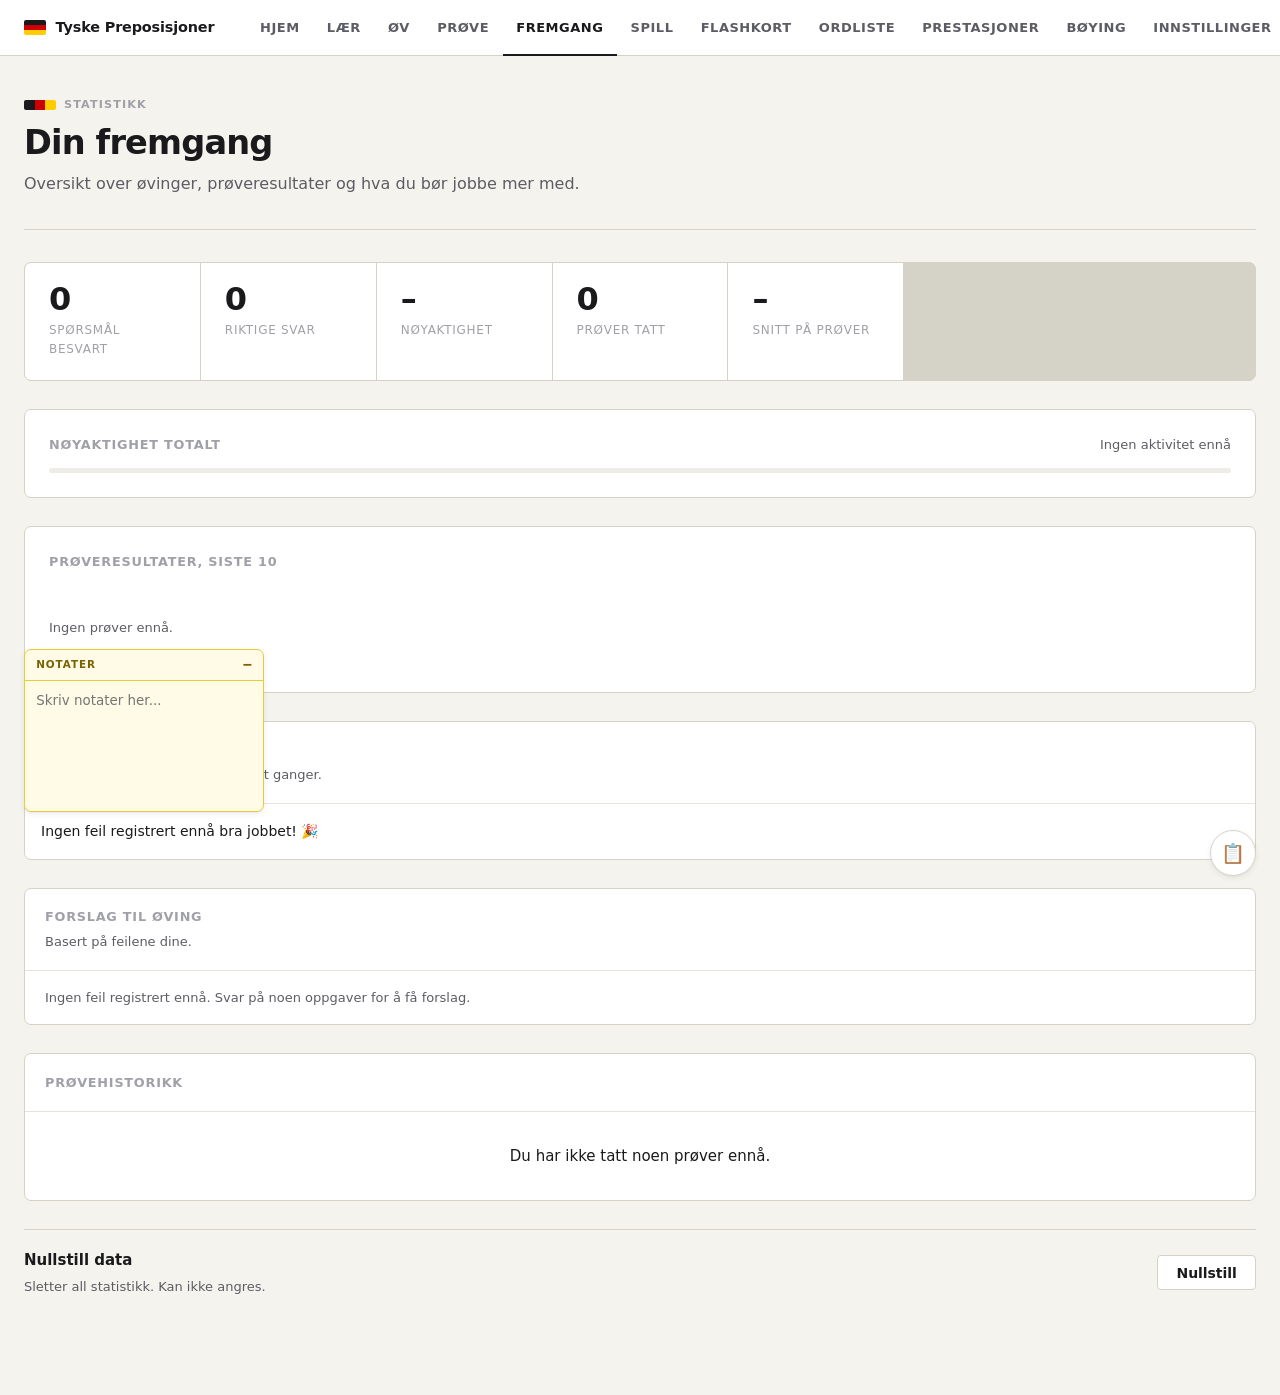
<file: progress.html>
<!DOCTYPE html>
<html lang="nb">
<head>
  <meta charset="UTF-8" />
  <meta name="viewport" content="width=device-width, initial-scale=1.0" />
  <title>Fremgang &ndash; Tyske Preposisjoner</title>
  <link rel="stylesheet" href="css/style.css" />
</head>
<body>
<div id="page">

  <header class="page-header">
    <div class="page-header-eyebrow">
      <span class="flag-bar"><span class="f1"></span><span class="f2"></span><span class="f3"></span></span>
      <span>Statistikk</span>
    </div>
    <h1>Din fremgang</h1>
    <p>Oversikt over &oslash;vinger, prøveresultater og hva du b&oslash;r jobbe mer med.</p>
  </header>

  <!-- Stats -->
  <div class="stat-row">
    <div class="stat-cell">
      <div class="stat-n" id="stat-answered">0</div>
      <div class="stat-l">Sp&oslash;rsm&aring;l besvart</div>
    </div>
    <div class="stat-cell">
      <div class="stat-n" id="stat-correct">0</div>
      <div class="stat-l">Riktige svar</div>
    </div>
    <div class="stat-cell">
      <div class="stat-n" id="stat-accuracy">&ndash;</div>
      <div class="stat-l">N&oslash;yaktighet</div>
    </div>
    <div class="stat-cell">
      <div class="stat-n" id="stat-tests">0</div>
      <div class="stat-l">Pr&oslash;ver tatt</div>
    </div>
    <div class="stat-cell">
      <div class="stat-n" id="stat-avg">&ndash;</div>
      <div class="stat-l">Snitt p&aring; pr&oslash;ver</div>
    </div>
  </div>

  <!-- Accuracy bar -->
  <div class="card" style="margin-bottom:1.75rem;">
    <div style="display:flex;justify-content:space-between;align-items:baseline;margin-bottom:.75rem;">
      <span style="font-size:.8rem;font-weight:700;text-transform:uppercase;letter-spacing:.06em;color:var(--text3);">N&oslash;yaktighet totalt</span>
      <span class="small muted" id="last-activity">&ndash;</span>
    </div>
    <div class="bar-track">
      <div class="bar-fill" id="accuracy-bar" style="width:0%"></div>
    </div>
  </div>

  <!-- Score chart -->
  <div class="card" style="margin-bottom:1.75rem;">
    <p style="font-size:.8rem;font-weight:700;text-transform:uppercase;letter-spacing:.06em;color:var(--text3);margin-bottom:1rem;">Pr&oslash;veresultater, siste 10</p>
    <div id="score-chart" style="display:flex;align-items:flex-end;gap:6px;height:80px;">
      <p class="small muted" style="align-self:center;">Ingen pr&oslash;ver ennå.</p>
    </div>
  </div>

  <!-- Errors -->
  <div class="card" style="margin-bottom:1.75rem;padding:0;overflow:hidden;">
    <div style="padding:1.1rem 1.25rem;border-bottom:1px solid var(--border2);">
      <p style="font-size:.8rem;font-weight:700;text-transform:uppercase;letter-spacing:.06em;color:var(--text3);margin-bottom:.2rem;">Ofte feil p&aring;</p>
      <p class="small muted">Oppgaver du har svart feil p&aring; flest ganger.</p>
    </div>
    <ul class="wrong-list" id="wrong-list">
      <li style="padding:1.1rem 1.25rem;color:var(--text3);">Ingen data ennå, start en &oslash;ving.</li>
    </ul>
  </div>

  <!-- Suggestions -->
  <div class="card" style="margin-bottom:1.75rem;padding:0;overflow:hidden;">
    <div style="padding:1.1rem 1.25rem;border-bottom:1px solid var(--border2);">
      <p style="font-size:.8rem;font-weight:700;text-transform:uppercase;letter-spacing:.06em;color:var(--text3);margin-bottom:.2rem;">Forslag til &oslash;ving</p>
      <p class="small muted">Basert p&aring; feilene dine.</p>
    </div>
    <div id="suggestions" style="padding:1rem 1.25rem;display:flex;flex-direction:column;gap:.6rem;">
      <p class="small muted">Ingen data ennå.</p>
    </div>
  </div>

  <!-- Test history -->
  <div class="card" style="margin-bottom:1.75rem;padding:0;overflow:hidden;">
    <div style="padding:1.1rem 1.25rem;border-bottom:1px solid var(--border2);">
      <p style="font-size:.8rem;font-weight:700;text-transform:uppercase;letter-spacing:.06em;color:var(--text3);">Pr&oslash;vehistorikk</p>
    </div>
    <div id="test-history" style="padding:1rem 1.25rem;">
      <p class="small muted">Du har ikke tatt noen pr&oslash;ver ennå.</p>
    </div>
  </div>

  <!-- Reset -->
  <div style="display:flex;align-items:center;justify-content:space-between;flex-wrap:wrap;gap:1rem;padding:1.1rem 0;border-top:1px solid var(--border);">
    <div>
      <p style="font-weight:600;margin-bottom:.2rem;">Nullstill data</p>
      <p class="small muted">Sletter all statistikk. Kan ikke angres.</p>
    </div>
    <button class="btn btn-secondary" id="reset-btn">Nullstill</button>
  </div>

</div>

<script src="js/data.js"></script>
<script src="js/main.js"></script>
<script src="js/audio.js"></script>
<script src="js/settings.js"></script>
<script src="js/achievements.js"></script>
<script src="js/progress.js"></script>
</body>
</html>
</file>
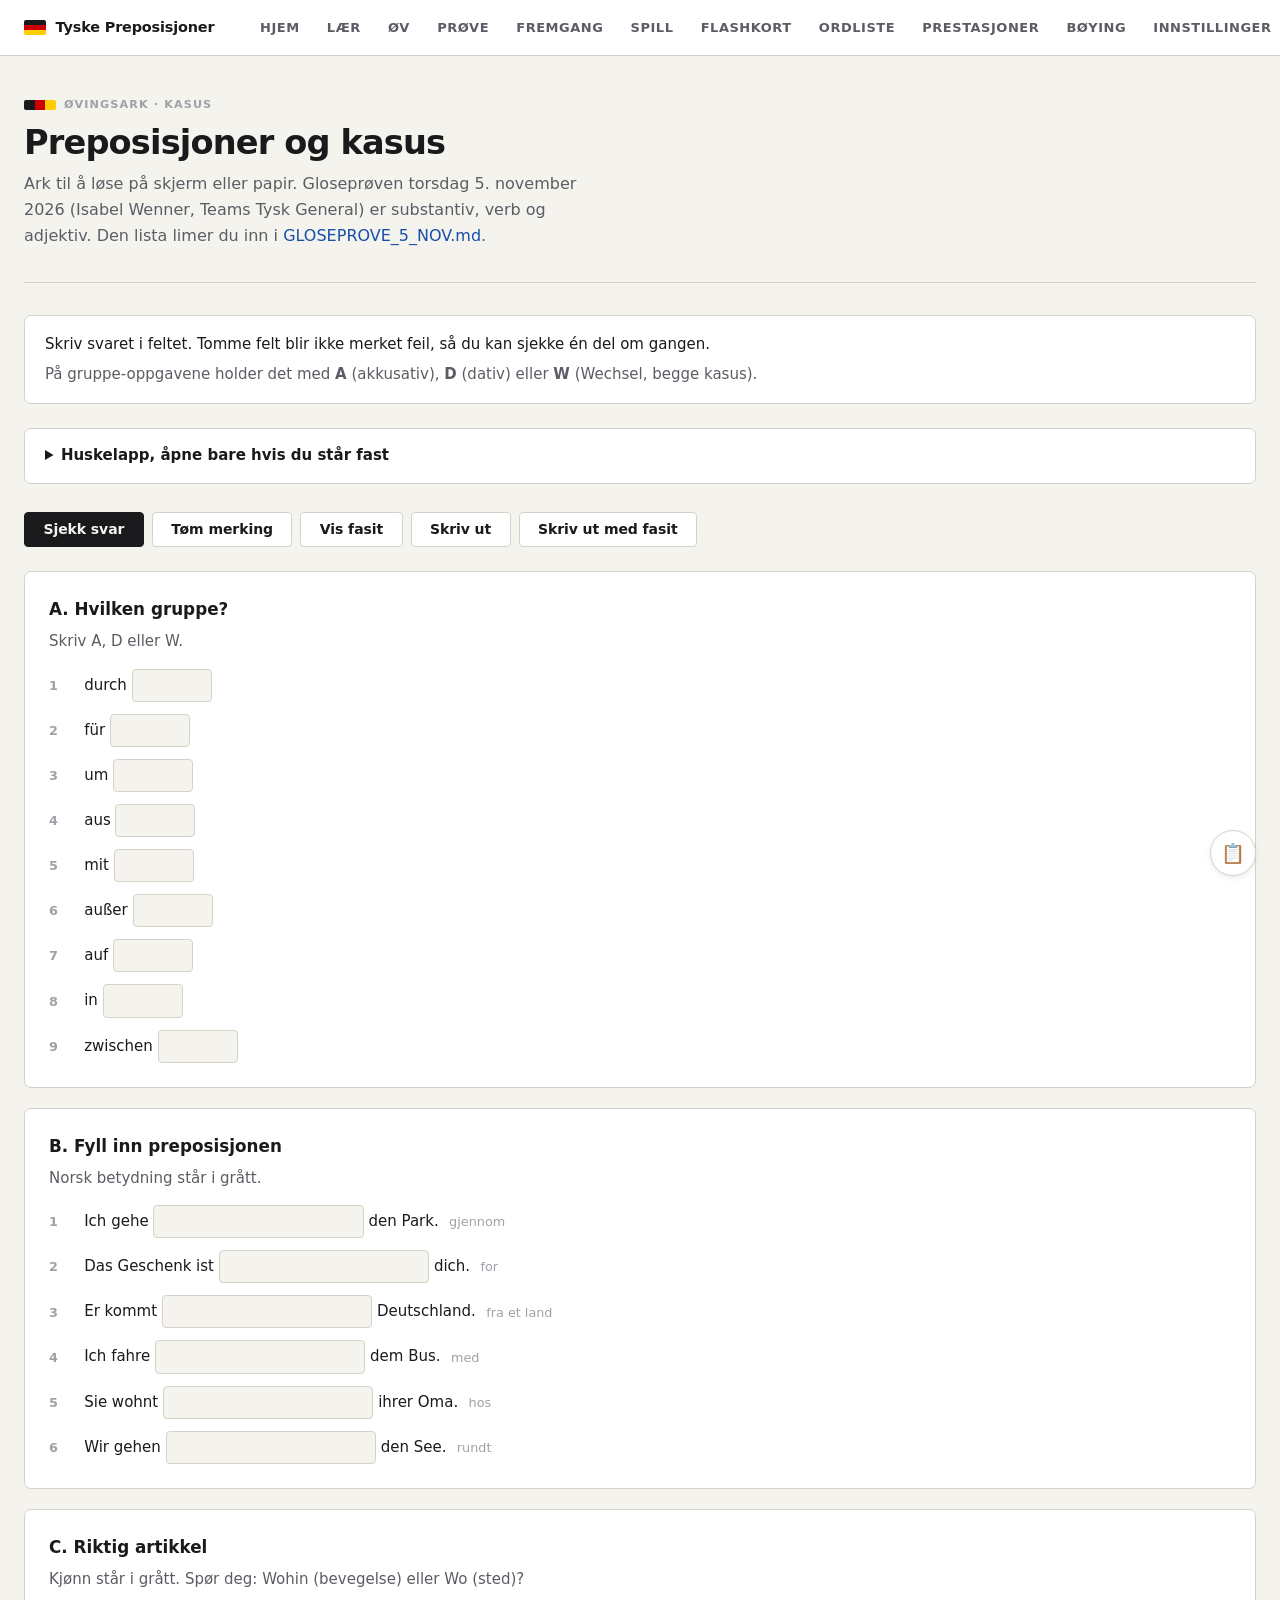
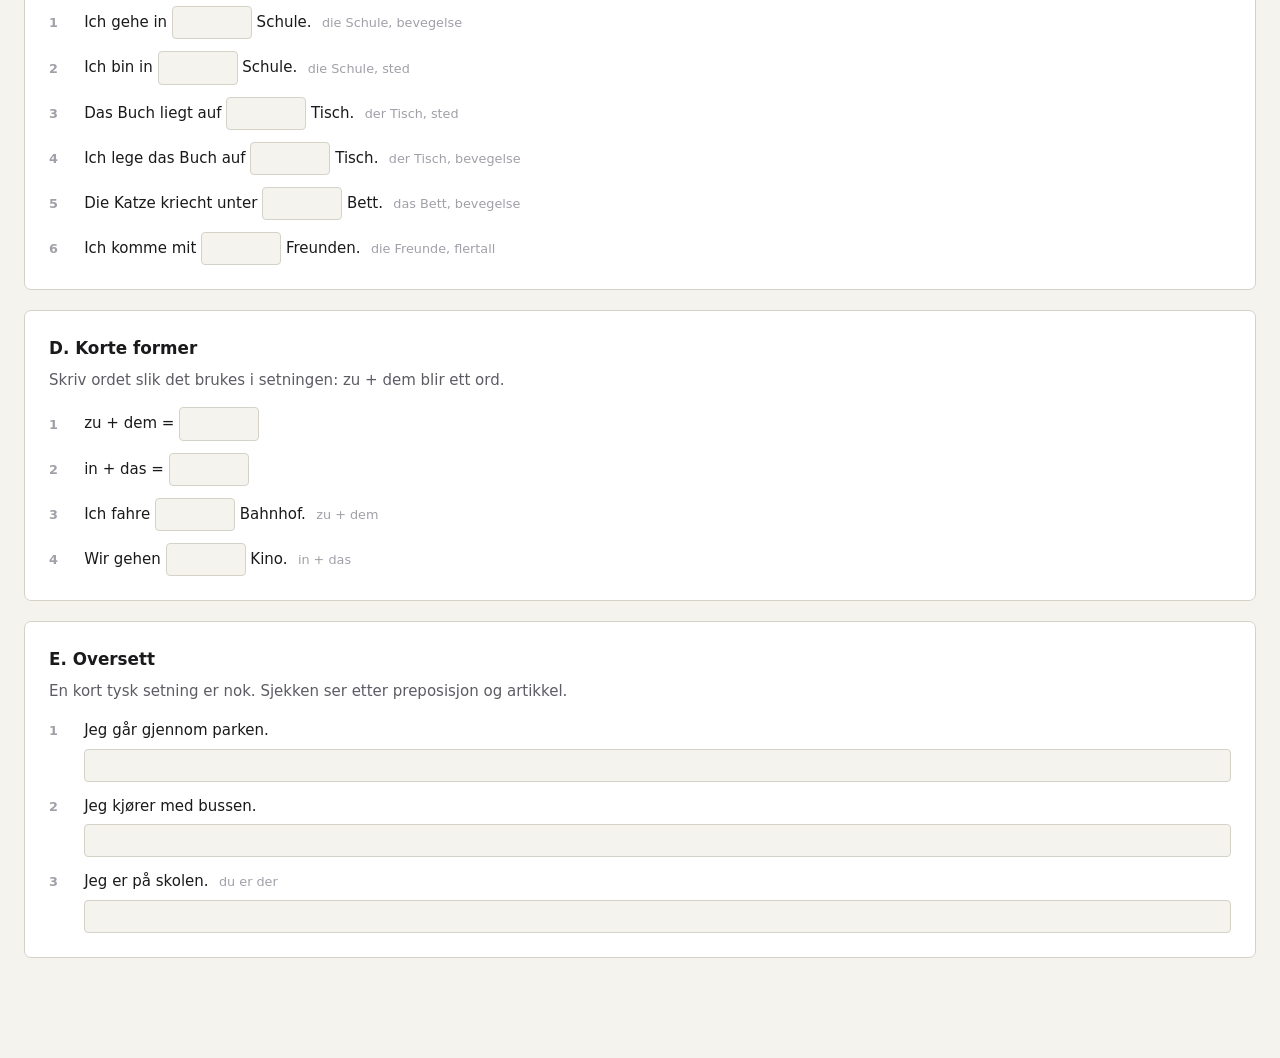
<file: proveark.html>
<!DOCTYPE html>
<html lang="nb">
<head>
  <meta charset="UTF-8" />
  <meta name="viewport" content="width=device-width, initial-scale=1.0" />
  <title>Øvingsark – tyske preposisjoner</title>
  <link rel="stylesheet" href="css/style.css" />
  <style>
    /* The shared note sits over the answer lines on this sheet. */
    #sticky-note { display: none; }

    .sheet-note {
      background: var(--surface);
      border: 1px solid var(--border);
      border-radius: var(--r);
      padding: 1rem 1.25rem;
      margin-bottom: 1.5rem;
    }
    .sheet-note p + p { margin-top: 0.35rem; }

    details.huskelapp {
      background: var(--surface);
      border: 1px solid var(--border);
      border-radius: var(--r);
      padding: 0.9rem 1.25rem;
      margin-bottom: 1.75rem;
    }
    details.huskelapp summary {
      cursor: pointer;
      font-weight: 700;
    }
    .huskelapp-body { margin-top: 0.9rem; }
    .mini-list { margin: 0.35rem 0 0.8rem 1.1rem; }
    .mini-list li { margin: 0.15rem 0; }

    .quiz {
      list-style: none;
      counter-reset: q;
      display: flex;
      flex-direction: column;
      gap: 0.75rem;
    }
    .quiz li {
      counter-increment: q;
      display: grid;
      grid-template-columns: 1.75rem 1fr;
      gap: 0.45rem;
      align-items: baseline;
    }
    .quiz li::before {
      content: counter(q);
      font-weight: 700;
      color: var(--text3);
      font-size: 0.8rem;
    }
    .q-hint {
      color: var(--text3);
      font-size: 0.8rem;
      margin-left: 0.35rem;
    }
    .sheet-input {
      font: inherit;
      color: inherit;
      background: var(--bg);
      border: 1px solid var(--border);
      border-radius: 4px;
      padding: 0.2rem 0.45rem;
      min-width: 8.5rem;
    }
    .sheet-input.short {
      min-width: 4.25rem;
      width: 5rem;
      text-align: center;
    }
    .sheet-input.wide {
      display: block;
      width: 100%;
      min-width: 0;
      margin-top: 0.35rem;
    }
    .sheet-input.ok {
      border-color: var(--dat);
      background: var(--dat-bg);
    }
    .sheet-input.bad {
      border-color: var(--de-red);
      background: color-mix(in srgb, var(--de-red) 12%, var(--surface));
    }
    .quiz-block { margin-bottom: 1.25rem; }
    .quiz-block h2 { font-size: 1.05rem; margin-bottom: 0.35rem; }
    .quiz-block .lead { margin-bottom: 0.9rem; }

    #score[data-state="ready"] { font-weight: 700; }

    #fasit ol { margin-left: 1.2rem; }
    #fasit li { margin: 0.2rem 0; }
      #fasit h3 { font-size: 0.95rem; margin: 1rem 0 0.35rem; }

    @media print {
      #nav, #sticky-note, #qr-btn, #qr-panel, .no-print { display: none !important; }
      :root {
        --bg: #fff;
        --surface: #fff;
        --surface2: #fff;
        --text: #111;
        --text2: #333;
        --text3: #444;
        --border: #ccc;
        --border2: #ddd;
        --dat-bg: #fff;
        --akk-bg: #fff;
        --wex-bg: #fff;
      }
      html, body { background: #fff !important; color: #111 !important; }
      #page { padding: 0 !important; max-width: none; }
      #fasit { display: none !important; }
      body.print-fasit #fasit { display: block !important; break-before: page; }
      .card, .sheet-note, details.huskelapp, .quiz-block {
        break-inside: avoid;
        box-shadow: none !important;
      }
      .sheet-input, .sheet-input.ok, .sheet-input.bad {
        border: none;
        border-bottom: 1px solid #111;
        border-radius: 0;
        background: transparent !important;
        color: #111 !important;
      }
      a { color: inherit; text-decoration: none; }
    }
  </style>
</head>
<body>
<div id="page">

  <header class="page-header">
    <div class="page-header-eyebrow">
      <span class="flag-bar"><span class="f1"></span><span class="f2"></span><span class="f3"></span></span>
      <span>Øvingsark · kasus</span>
    </div>
    <h1>Preposisjoner og kasus</h1>
    <p>Ark til å løse på skjerm eller papir. Gloseprøven torsdag 5. november 2026 (Isabel Wenner, Teams Tysk General) er substantiv, verb og adjektiv. Den lista limer du inn i <a href="GLOSEPROVE_5_NOV.md">GLOSEPROVE_5_NOV.md</a>.</p>
  </header>

  <div class="sheet-note">
    <p>Skriv svaret i feltet. Tomme felt blir ikke merket feil, så du kan sjekke én del om gangen.</p>
    <p class="muted">På gruppe-oppgavene holder det med <strong>A</strong> (akkusativ), <strong>D</strong> (dativ) eller <strong>W</strong> (Wechsel, begge kasus).</p>
  </div>

  <details class="huskelapp">
    <summary>Huskelapp, åpne bare hvis du står fast</summary>
    <div class="huskelapp-body">
      <p><span class="case-chip chip-akk">Akkusativ</span> durch · für · gegen · ohne · um</p>
      <p class="muted">Alltid akkusativ. Av artiklene er det bare maskulin som endrer seg: der → den.</p>
      <p style="margin-top:0.8rem;"><span class="case-chip chip-dat">Dativ</span> aus · bei · mit · nach · seit · von · zu · außer · gegenüber · ab</p>
      <p class="muted">Alltid dativ. der → dem, die → der, das → dem, die (flertall) → den.</p>
      <p style="margin-top:0.8rem;"><span class="case-chip chip-wex">Wechsel</span> an · auf · hinter · in · neben · über · unter · vor · zwischen</p>
      <p class="muted">Wohin? (hvor hen, bevegelse) → akkusativ. Wo? (hvor, stedet ting er) → dativ.</p>
      <p style="margin-top:0.8rem;"><strong>Korte former:</strong> zum (zu+dem) · zur (zu+der) · im (in+dem) · ins (in+das) · am (an+dem) · ans (an+das) · vom (von+dem) · beim (bei+dem)</p>
    </div>
  </details>

  <div class="btn-row no-print" style="margin-bottom:1.5rem;">
    <button type="button" class="btn btn-primary" id="check-btn">Sjekk svar</button>
    <button type="button" class="btn btn-secondary" id="reset-btn">Tøm merking</button>
    <button type="button" class="btn btn-secondary" id="key-btn">Vis fasit</button>
    <button type="button" class="btn btn-secondary" id="print-btn">Skriv ut</button>
    <button type="button" class="btn btn-secondary" id="print-key-btn">Skriv ut med fasit</button>
  </div>
  <p id="score" class="muted no-print" style="margin-bottom:1.5rem;" aria-live="polite"></p>

  <section class="card quiz-block">
    <h2>A. Hvilken gruppe?</h2>
    <p class="lead muted">Skriv A, D eller W.</p>
    <ol class="quiz">
      <li><span>durch <input name="svar" class="sheet-input short" data-accept="a|akk|akkusativ" aria-label="Kasusgruppe for durch"></span></li>
      <li><span>für <input name="svar" class="sheet-input short" data-accept="a|akk|akkusativ" aria-label="Kasusgruppe for für"></span></li>
      <li><span>um <input name="svar" class="sheet-input short" data-accept="a|akk|akkusativ" aria-label="Kasusgruppe for um"></span></li>
      <li><span>aus <input name="svar" class="sheet-input short" data-accept="d|dat|dativ" aria-label="Kasusgruppe for aus"></span></li>
      <li><span>mit <input name="svar" class="sheet-input short" data-accept="d|dat|dativ" aria-label="Kasusgruppe for mit"></span></li>
      <li><span>außer <input name="svar" class="sheet-input short" data-accept="d|dat|dativ" aria-label="Kasusgruppe for außer"></span></li>
      <li><span>auf <input name="svar" class="sheet-input short" data-accept="w|wechsel|wechselpräposition|wechselpraeposition|begge|akk dat|akkusativ dativ|akkusativ eller dativ" aria-label="Kasusgruppe for auf"></span></li>
      <li><span>in <input name="svar" class="sheet-input short" data-accept="w|wechsel|wechselpräposition|wechselpraeposition|begge|akk dat|akkusativ dativ|akkusativ eller dativ" aria-label="Kasusgruppe for in"></span></li>
      <li><span>zwischen <input name="svar" class="sheet-input short" data-accept="w|wechsel|wechselpräposition|wechselpraeposition|begge|akk dat|akkusativ dativ|akkusativ eller dativ" aria-label="Kasusgruppe for zwischen"></span></li>
    </ol>
  </section>

  <section class="card quiz-block">
    <h2>B. Fyll inn preposisjonen</h2>
    <p class="lead muted">Norsk betydning står i grått.</p>
    <ol class="quiz">
      <li><span>Ich gehe <input name="svar" class="sheet-input" data-accept="durch" aria-label="Preposisjon, gjennom parken"> den Park. <span class="q-hint">gjennom</span></span></li>
      <li><span>Das Geschenk ist <input name="svar" class="sheet-input" data-accept="für|fuer|fur" aria-label="Preposisjon, for deg"> dich. <span class="q-hint">for</span></span></li>
      <li><span>Er kommt <input name="svar" class="sheet-input" data-accept="aus" aria-label="Preposisjon, fra Tyskland"> Deutschland. <span class="q-hint">fra et land</span></span></li>
      <li><span>Ich fahre <input name="svar" class="sheet-input" data-accept="mit" aria-label="Preposisjon, med bussen"> dem Bus. <span class="q-hint">med</span></span></li>
      <li><span>Sie wohnt <input name="svar" class="sheet-input" data-accept="bei" aria-label="Preposisjon, hos bestemoren"> ihrer Oma. <span class="q-hint">hos</span></span></li>
      <li><span>Wir gehen <input name="svar" class="sheet-input" data-accept="um" aria-label="Preposisjon, rundt innsjøen"> den See. <span class="q-hint">rundt</span></span></li>
    </ol>
  </section>

  <section class="card quiz-block">
    <h2>C. Riktig artikkel</h2>
    <p class="lead muted">Kjønn står i grått. Spør deg: Wohin (bevegelse) eller Wo (sted)?</p>
    <ol class="quiz">
      <li><span>Ich gehe in <input name="svar" class="sheet-input short" data-accept="die" aria-label="Artikkel, går inn på skolen"> Schule. <span class="q-hint">die Schule, bevegelse</span></span></li>
      <li><span>Ich bin in <input name="svar" class="sheet-input short" data-accept="der" aria-label="Artikkel, er på skolen"> Schule. <span class="q-hint">die Schule, sted</span></span></li>
      <li><span>Das Buch liegt auf <input name="svar" class="sheet-input short" data-accept="dem" aria-label="Artikkel, boken ligger"> Tisch. <span class="q-hint">der Tisch, sted</span></span></li>
      <li><span>Ich lege das Buch auf <input name="svar" class="sheet-input short" data-accept="den" aria-label="Artikkel, jeg legger boken"> Tisch. <span class="q-hint">der Tisch, bevegelse</span></span></li>
      <li><span>Die Katze kriecht unter <input name="svar" class="sheet-input short" data-accept="das" aria-label="Artikkel, katten kryper"> Bett. <span class="q-hint">das Bett, bevegelse</span></span></li>
      <li><span>Ich komme mit <input name="svar" class="sheet-input short" data-accept="den" aria-label="Artikkel, med vennene"> Freunden. <span class="q-hint">die Freunde, flertall</span></span></li>
    </ol>
  </section>

  <section class="card quiz-block">
    <h2>D. Korte former</h2>
    <p class="lead muted">Skriv ordet slik det brukes i setningen: zu + dem blir ett ord.</p>
    <ol class="quiz">
      <li><span>zu + dem = <input name="svar" class="sheet-input short" data-accept="zum" aria-label="Kort form av zu dem"></span></li>
      <li><span>in + das = <input name="svar" class="sheet-input short" data-accept="ins" aria-label="Kort form av in das"></span></li>
      <li><span>Ich fahre <input name="svar" class="sheet-input short" data-accept="zum" aria-label="Kort form, til stasjonen"> Bahnhof. <span class="q-hint">zu + dem</span></span></li>
      <li><span>Wir gehen <input name="svar" class="sheet-input short" data-accept="ins" aria-label="Kort form, inn i kinoen"> Kino. <span class="q-hint">in + das</span></span></li>
    </ol>
  </section>

  <section class="card quiz-block">
    <h2>E. Oversett</h2>
    <p class="lead muted">En kort tysk setning er nok. Sjekken ser etter preposisjon og artikkel.</p>
    <ol class="quiz">
      <li>
        <span>Jeg går gjennom parken.
          <input name="svar" class="sheet-input wide" data-contains="durch den park" aria-label="Oversettelse, gjennom parken">
        </span>
      </li>
      <li>
        <span>Jeg kjører med bussen.
          <input name="svar" class="sheet-input wide" data-contains="mit dem bus" aria-label="Oversettelse, med bussen">
        </span>
      </li>
      <li>
        <span>Jeg er på skolen. <span class="q-hint">du er der</span>
          <input name="svar" class="sheet-input wide" data-contains="in der schule" aria-label="Oversettelse, er på skolen">
        </span>
      </li>
    </ol>
  </section>

  <section id="fasit" class="card hidden">
    <h2>Fasit</h2>
    <h3>A. Gruppe</h3>
    <ol>
      <li>durch, A. Alltid akkusativ.</li>
      <li>für, A. Alltid akkusativ.</li>
      <li>um, A. Alltid akkusativ.</li>
      <li>aus, D. Alltid dativ.</li>
      <li>mit, D. Alltid dativ.</li>
      <li>außer, D. Alltid dativ, også når det betyr «unntatt».</li>
      <li>auf, W. Akkusativ ved bevegelse, dativ når noe er på stedet.</li>
      <li>in, W. Samme regel som auf.</li>
      <li>zwischen, W. Samme regel som auf.</li>
    </ol>
    <h3>B. Preposisjon</h3>
    <ol>
      <li>durch</li>
      <li>für</li>
      <li>aus</li>
      <li>mit</li>
      <li>bei</li>
      <li>um</li>
    </ol>
    <h3>C. Artikkel</h3>
    <ol>
      <li>die. Bevegelse inn, akkusativ, die blir stående.</li>
      <li>der. Sted, dativ, die → der.</li>
      <li>dem. Sted, dativ, der → dem.</li>
      <li>den. Bevegelse, akkusativ, der → den.</li>
      <li>das. Bevegelse, akkusativ, das blir stående.</li>
      <li>den. mit tar dativ, flertall die → den. Ich komme mit den Freunden.</li>
    </ol>
    <h3>D. Korte former</h3>
    <ol>
      <li>zum</li>
      <li>ins</li>
      <li>zum. Ich fahre zum Bahnhof.</li>
      <li>ins. Wir gehen ins Kino.</li>
    </ol>
    <h3>E. Oversettelse</h3>
    <ol>
      <li>Ich gehe durch den Park.</li>
      <li>Ich fahre mit dem Bus.</li>
      <li>Ich bin in der Schule. «På skolen» er in, ikke auf, når du er der.</li>
    </ol>
  </section>

</div>

<script src="js/data.js"></script>
<script src="js/main.js"></script>
<script src="js/audio.js"></script>
<script src="js/settings.js"></script>
<script src="js/achievements.js"></script>
<script>
function foldAnswer(value) {
  return value
    .trim()
    .toLowerCase()
    .replace(/ß/g, "ss")
    .replace(/ä/g, "ae")
    .replace(/ö/g, "oe")
    .replace(/ü/g, "ue")
    .replace(/[^a-z0-9]+/g, " ")
    .replace(/\s+/g, " ")
    .trim();
}

function acceptedValues(raw) {
  return raw.split("|").map(foldAnswer).filter(Boolean);
}

function fieldIsCorrect(input) {
  const value = foldAnswer(input.value);
  if (!value) return null;
  if (input.dataset.accept) {
    return acceptedValues(input.dataset.accept).includes(value);
  }
  const hay = value.split(" ").filter(Boolean);
  return acceptedValues(input.dataset.contains).some(function (needle) {
    const words = needle.split(" ").filter(Boolean);
    let start = 0;
    for (let i = 0; i < words.length; i++) {
      const at = hay.indexOf(words[i], start);
      if (at === -1) return false;
      start = at + 1;
    }
    return true;
  });
}

function checkSheet() {
  const fields = document.querySelectorAll("[data-accept], [data-contains]");
  let correct = 0;
  let wrong = 0;
  let empty = 0;
  fields.forEach(function (input) {
    const result = fieldIsCorrect(input);
    input.classList.remove("ok", "bad");
    if (result === null) {
      empty += 1;
    } else if (result) {
      correct += 1;
      input.classList.add("ok");
    } else {
      wrong += 1;
      input.classList.add("bad");
    }
  });
  const score = document.getElementById("score");
  score.dataset.state = "ready";
  score.textContent = correct + " av " + fields.length + " er rett. " + wrong + " er feil. " + empty + " er tomme.";
}

function clearMarks() {
  document.querySelectorAll(".sheet-input").forEach(function (input) {
    input.classList.remove("ok", "bad");
  });
  const score = document.getElementById("score");
  score.dataset.state = "";
  score.textContent = "";
}

function printSheet(withKey) {
  const fasit = document.getElementById("fasit");
  const wasHidden = fasit.classList.contains("hidden");
  if (withKey) fasit.classList.remove("hidden");
  document.body.classList.toggle("print-fasit", !!withKey);
  window.print();
  document.body.classList.remove("print-fasit");
  if (withKey && wasHidden) fasit.classList.add("hidden");
}

document.getElementById("check-btn").addEventListener("click", checkSheet);
document.getElementById("reset-btn").addEventListener("click", clearMarks);
document.getElementById("key-btn").addEventListener("click", function () {
  const fasit = document.getElementById("fasit");
  const hidden = fasit.classList.toggle("hidden");
  this.textContent = hidden ? "Vis fasit" : "Skjul fasit";
});
document.getElementById("print-btn").addEventListener("click", function () { printSheet(false); });
document.getElementById("print-key-btn").addEventListener("click", function () { printSheet(true); });
</script>
</body>
</html>
</file>
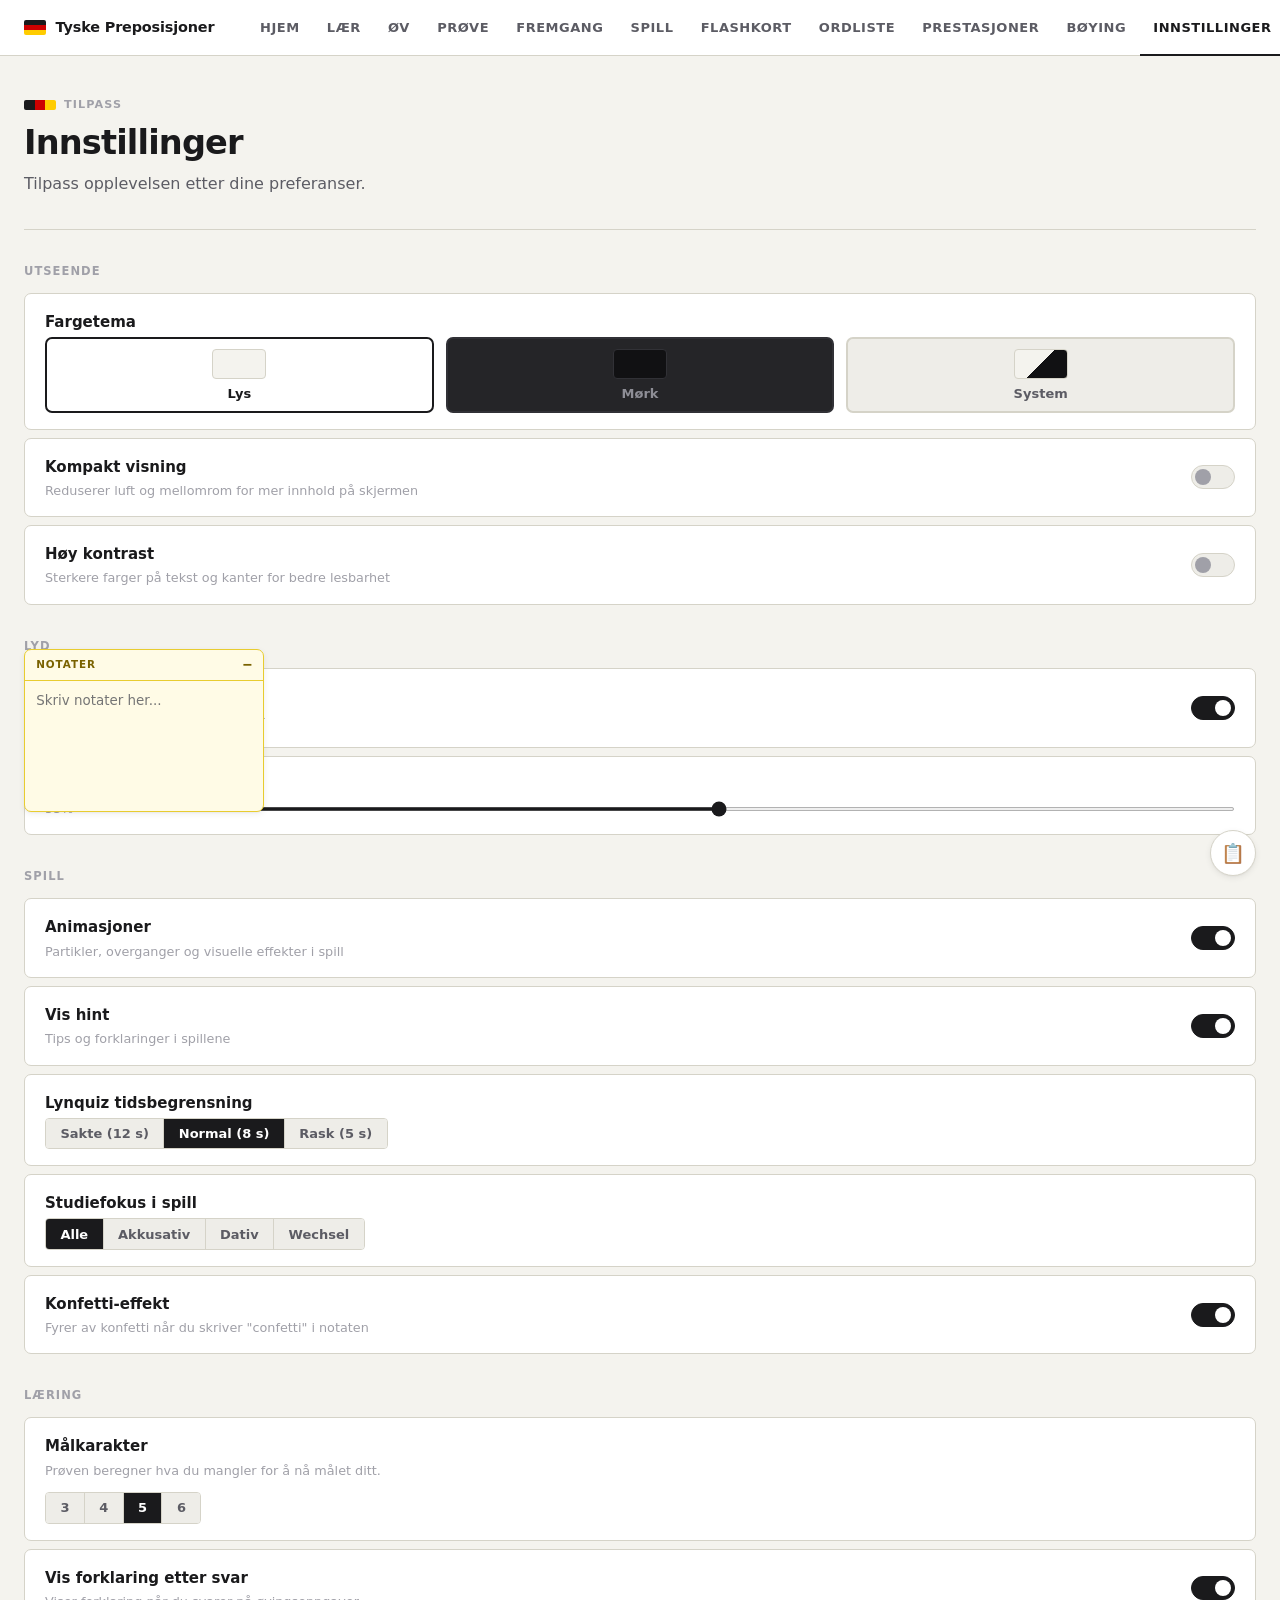
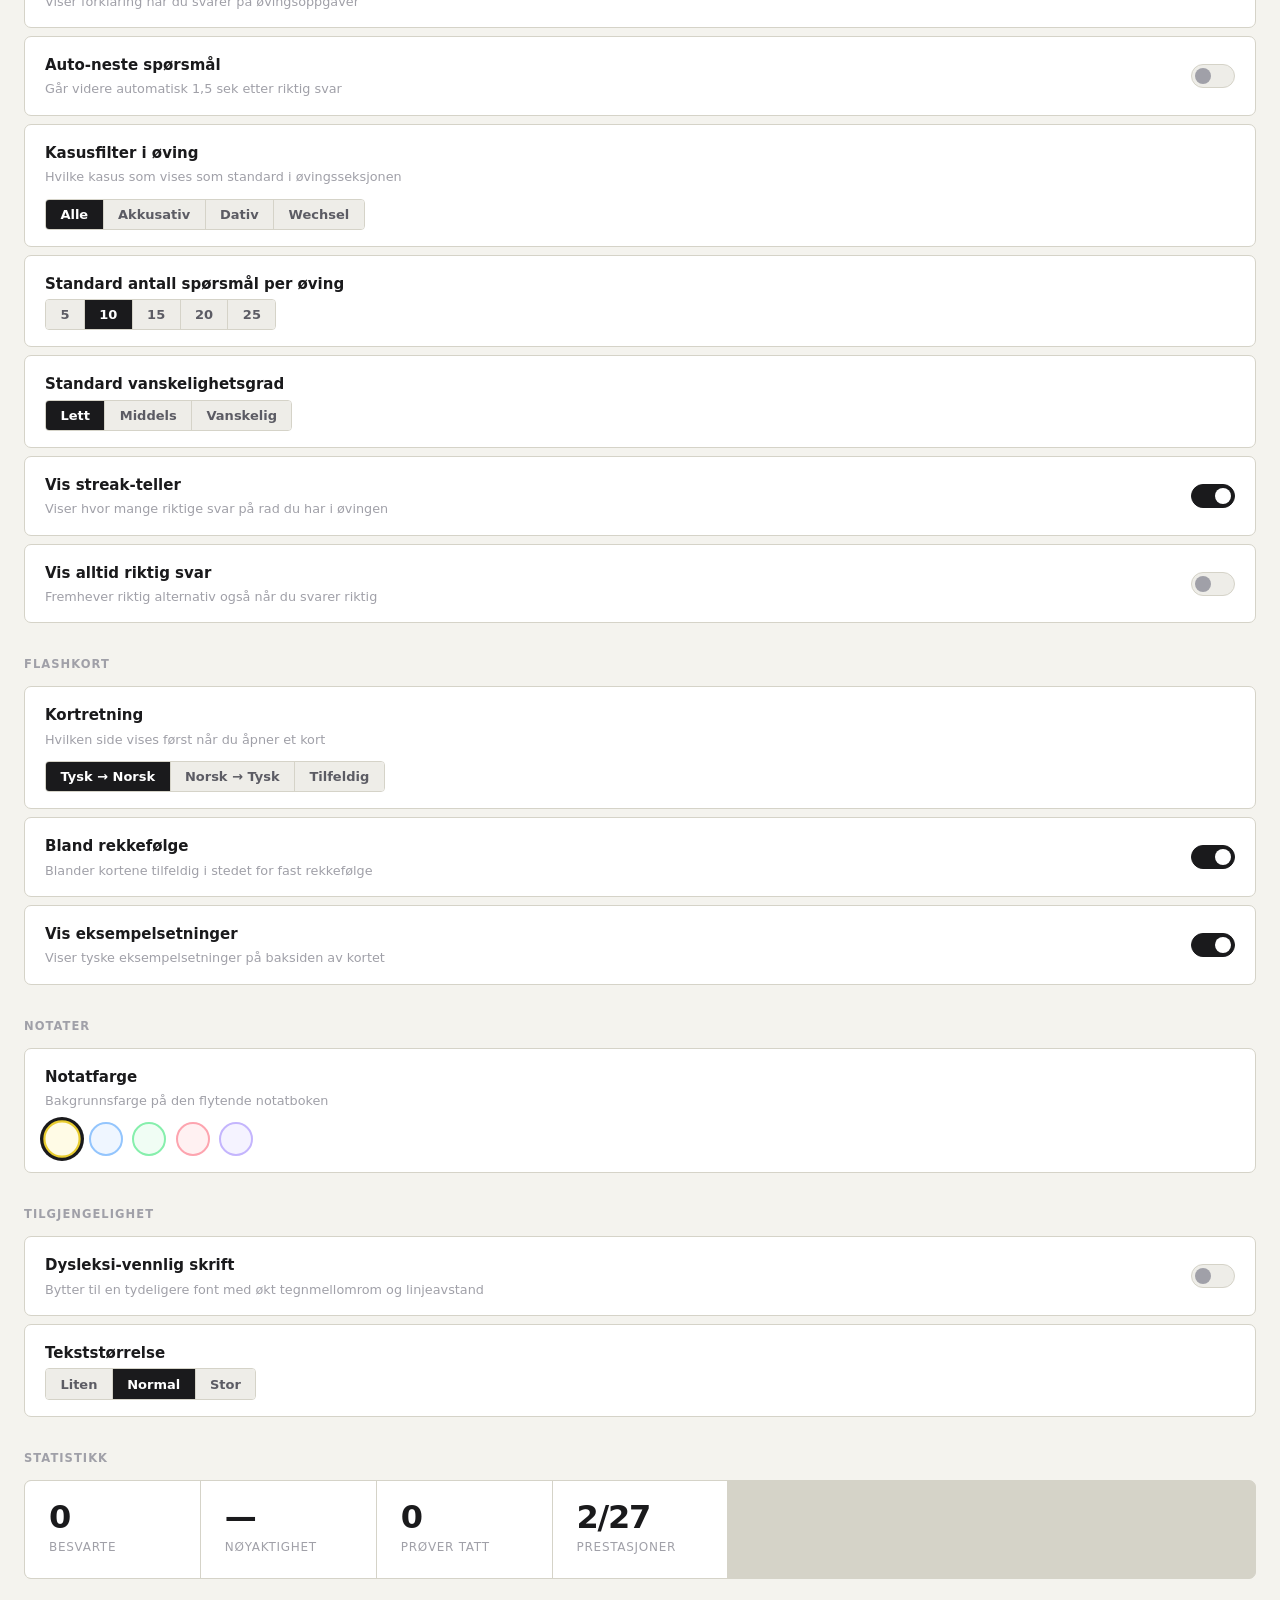
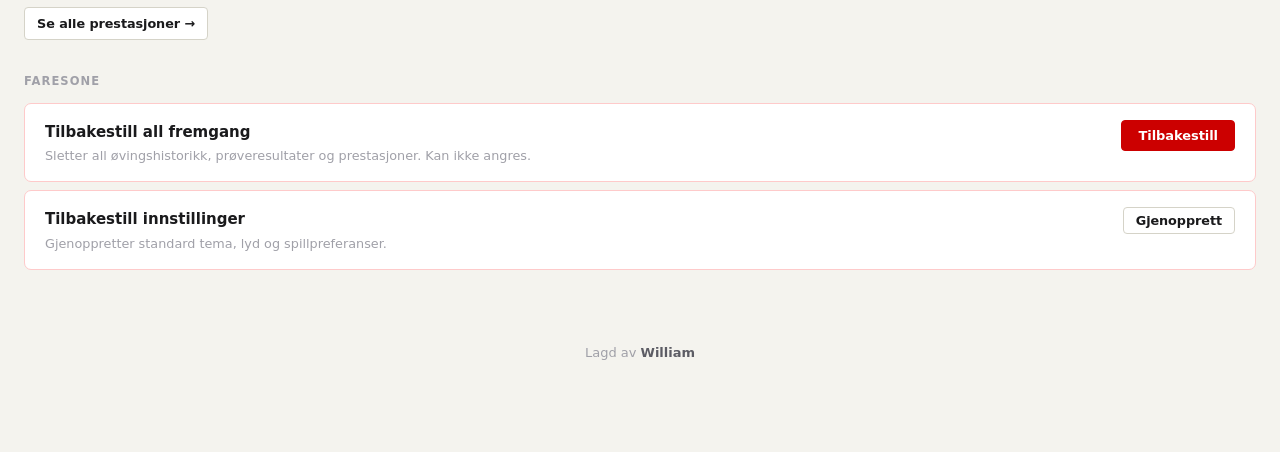
<file: settings.html>
<!DOCTYPE html>
<html lang="nb">
<head>
  <meta charset="UTF-8" />
  <meta name="viewport" content="width=device-width, initial-scale=1.0" />
  <title>Innstillinger &ndash; Tyske Preposisjoner</title>
  <link rel="stylesheet" href="css/style.css" />
</head>
<body>
<div id="page">

  <header class="page-header">
    <div class="page-header-eyebrow">
      <span class="flag-bar"><span class="f1"></span><span class="f2"></span><span class="f3"></span></span>
      <span>Tilpass</span>
    </div>
    <h1>Innstillinger</h1>
    <p>Tilpass opplevelsen etter dine preferanser.</p>
  </header>

  <!-- UTSEENDE -->
  <section class="settings-section">
    <h2 class="settings-heading">Utseende</h2>

    <div class="settings-block">
      <label class="settings-label">Fargetema</label>
      <div class="theme-cards" id="theme-cards">
        <button class="theme-card" data-theme="light">
          <span class="theme-preview theme-preview-light"></span>
          <span>Lys</span>
        </button>
        <button class="theme-card" data-theme="dark">
          <span class="theme-preview theme-preview-dark"></span>
          <span>Mørk</span>
        </button>
        <button class="theme-card" data-theme="system">
          <span class="theme-preview theme-preview-system"></span>
          <span>System</span>
        </button>
      </div>
    </div>

    <div class="settings-block">
      <div class="settings-row">
        <div>
          <div class="settings-label">Kompakt visning</div>
          <div class="settings-sub">Reduserer luft og mellomrom for mer innhold p&aring; skjermen</div>
        </div>
        <label class="toggle-switch">
          <input type="checkbox" id="compact-toggle" />
          <span class="toggle-track"></span>
        </label>
      </div>
    </div>

    <div class="settings-block">
      <div class="settings-row">
        <div>
          <div class="settings-label">H&oslash;y kontrast</div>
          <div class="settings-sub">Sterkere farger p&aring; tekst og kanter for bedre lesbarhet</div>
        </div>
        <label class="toggle-switch">
          <input type="checkbox" id="contrast-toggle" />
          <span class="toggle-track"></span>
        </label>
      </div>
    </div>
  </section>

  <!-- LYD -->
  <section class="settings-section">
    <h2 class="settings-heading">Lyd</h2>

    <div class="settings-block">
      <div class="settings-row">
        <div>
          <div class="settings-label">Lydeffekter</div>
          <div class="settings-sub">Lyder i spill og ved riktige/feil svar</div>
        </div>
        <label class="toggle-switch">
          <input type="checkbox" id="snd-toggle" />
          <span class="toggle-track"></span>
        </label>
      </div>
    </div>

    <div class="settings-block" id="vol-block">
      <label class="settings-label" for="vol-slider">Volum</label>
      <div style="display:flex;align-items:center;gap:1rem;">
        <span class="settings-sub" style="min-width:1.5rem;text-align:right;" id="vol-label">55%</span>
        <input type="range" id="vol-slider" min="0" max="100" value="55"
          style="flex:1;accent-color:var(--text);height:4px;cursor:pointer;" />
      </div>
    </div>
  </section>

  <!-- SPILL -->
  <section class="settings-section">
    <h2 class="settings-heading">Spill</h2>

    <div class="settings-block">
      <div class="settings-row">
        <div>
          <div class="settings-label">Animasjoner</div>
          <div class="settings-sub">Partikler, overganger og visuelle effekter i spill</div>
        </div>
        <label class="toggle-switch">
          <input type="checkbox" id="anim-toggle" />
          <span class="toggle-track"></span>
        </label>
      </div>
    </div>

    <div class="settings-block">
      <div class="settings-row">
        <div>
          <div class="settings-label">Vis hint</div>
          <div class="settings-sub">Tips og forklaringer i spillene</div>
        </div>
        <label class="toggle-switch">
          <input type="checkbox" id="hint-toggle" />
          <span class="toggle-track"></span>
        </label>
      </div>
    </div>

    <div class="settings-block">
      <label class="settings-label">Lynquiz tidsbegrensning</label>
      <div class="seg-control" id="lq-speed">
        <button class="seg-btn" data-val="slow">Sakte (12 s)</button>
        <button class="seg-btn" data-val="normal">Normal (8 s)</button>
        <button class="seg-btn" data-val="fast">Rask (5 s)</button>
      </div>
    </div>

    <div class="settings-block">
      <label class="settings-label">Studiefokus i spill</label>
      <div class="seg-control" id="focus">
        <button class="seg-btn" data-val="all">Alle</button>
        <button class="seg-btn" data-val="akkusativ">Akkusativ</button>
        <button class="seg-btn" data-val="dativ">Dativ</button>
        <button class="seg-btn" data-val="wechsel">Wechsel</button>
      </div>
    </div>

    <div class="settings-block">
      <div class="settings-row">
        <div>
          <div class="settings-label">Konfetti-effekt</div>
          <div class="settings-sub">Fyrer av konfetti n&aring;r du skriver "confetti" i notaten</div>
        </div>
        <label class="toggle-switch">
          <input type="checkbox" id="confetti-toggle" />
          <span class="toggle-track"></span>
        </label>
      </div>
    </div>
  </section>

  <!-- LÆRING -->
  <section class="settings-section">
    <h2 class="settings-heading">L&aelig;ring</h2>

    <div class="settings-block">
      <label class="settings-label">M&aring;lkarakter</label>
      <div class="settings-sub" style="margin-bottom:.75rem;">Pr&oslash;ven beregner hva du mangler for &aring; n&aring; m&aring;let ditt.</div>
      <div class="seg-control" id="target-grade">
        <button class="seg-btn" data-val="3">3</button>
        <button class="seg-btn" data-val="4">4</button>
        <button class="seg-btn active" data-val="5">5</button>
        <button class="seg-btn" data-val="6">6</button>
      </div>
    </div>

    <div class="settings-block">
      <div class="settings-row">
        <div>
          <div class="settings-label">Vis forklaring etter svar</div>
          <div class="settings-sub">Viser forklaring n&aring;r du svarer p&aring; &oslash;vingsoppgaver</div>
        </div>
        <label class="toggle-switch">
          <input type="checkbox" id="explain-toggle" />
          <span class="toggle-track"></span>
        </label>
      </div>
    </div>

    <div class="settings-block">
      <div class="settings-row">
        <div>
          <div class="settings-label">Auto-neste sp&oslash;rsm&aring;l</div>
          <div class="settings-sub">G&aring;r videre automatisk 1,5 sek etter riktig svar</div>
        </div>
        <label class="toggle-switch">
          <input type="checkbox" id="autonext-toggle" />
          <span class="toggle-track"></span>
        </label>
      </div>
    </div>

    <div class="settings-block">
      <label class="settings-label">Kasusfilter i &oslash;ving</label>
      <div class="settings-sub" style="margin-bottom:.75rem;">Hvilke kasus som vises som standard i &oslash;vingsseksjonen</div>
      <div class="seg-control" id="case-focus">
        <button class="seg-btn" data-val="all">Alle</button>
        <button class="seg-btn" data-val="akkusativ">Akkusativ</button>
        <button class="seg-btn" data-val="dativ">Dativ</button>
        <button class="seg-btn" data-val="wechsel">Wechsel</button>
      </div>
    </div>

    <div class="settings-block">
      <label class="settings-label">Standard antall sp&oslash;rsm&aring;l per &oslash;ving</label>
      <div class="seg-control" id="default-qcount">
        <button class="seg-btn" data-val="5">5</button>
        <button class="seg-btn" data-val="10">10</button>
        <button class="seg-btn" data-val="15">15</button>
        <button class="seg-btn" data-val="20">20</button>
        <button class="seg-btn" data-val="25">25</button>
      </div>
    </div>

    <div class="settings-block">
      <label class="settings-label">Standard vanskelighetsgrad</label>
      <div class="seg-control" id="default-diff">
        <button class="seg-btn" data-val="easy">Lett</button>
        <button class="seg-btn" data-val="medium">Middels</button>
        <button class="seg-btn" data-val="hard">Vanskelig</button>
      </div>
    </div>

    <div class="settings-block">
      <div class="settings-row">
        <div>
          <div class="settings-label">Vis streak-teller</div>
          <div class="settings-sub">Viser hvor mange riktige svar p&aring; rad du har i &oslash;vingen</div>
        </div>
        <label class="toggle-switch">
          <input type="checkbox" id="streak-toggle" />
          <span class="toggle-track"></span>
        </label>
      </div>
    </div>

    <div class="settings-block">
      <div class="settings-row">
        <div>
          <div class="settings-label">Vis alltid riktig svar</div>
          <div class="settings-sub">Fremhever riktig alternativ ogs&aring; n&aring;r du svarer riktig</div>
        </div>
        <label class="toggle-switch">
          <input type="checkbox" id="showall-toggle" />
          <span class="toggle-track"></span>
        </label>
      </div>
    </div>
  </section>

  <!-- FLASHKORT -->
  <section class="settings-section">
    <h2 class="settings-heading">Flashkort</h2>

    <div class="settings-block">
      <label class="settings-label">Kortretning</label>
      <div class="settings-sub" style="margin-bottom:.75rem;">Hvilken side vises f&oslash;rst n&aring;r du &aring;pner et kort</div>
      <div class="seg-control" id="flash-dir">
        <button class="seg-btn" data-val="de-no">Tysk &rarr; Norsk</button>
        <button class="seg-btn" data-val="no-de">Norsk &rarr; Tysk</button>
        <button class="seg-btn" data-val="random">Tilfeldig</button>
      </div>
    </div>

    <div class="settings-block">
      <div class="settings-row">
        <div>
          <div class="settings-label">Bland rekkef&oslash;lge</div>
          <div class="settings-sub">Blander kortene tilfeldig i stedet for fast rekkef&oslash;lge</div>
        </div>
        <label class="toggle-switch">
          <input type="checkbox" id="shuffle-flash-toggle" />
          <span class="toggle-track"></span>
        </label>
      </div>
    </div>

    <div class="settings-block">
      <div class="settings-row">
        <div>
          <div class="settings-label">Vis eksempelsetninger</div>
          <div class="settings-sub">Viser tyske eksempelsetninger p&aring; baksiden av kortet</div>
        </div>
        <label class="toggle-switch">
          <input type="checkbox" id="flash-ex-toggle" />
          <span class="toggle-track"></span>
        </label>
      </div>
    </div>
  </section>

  <!-- NOTATER -->
  <section class="settings-section">
    <h2 class="settings-heading">Notater</h2>

    <div class="settings-block">
      <label class="settings-label">Notatfarge</label>
      <div class="settings-sub" style="margin-bottom:.75rem;">Bakgrunnsfarge p&aring; den flytende notatboken</div>
      <div class="note-color-row" id="note-color-row">
        <button class="note-color-btn" data-color="yellow" style="background:#FFFBE6;border-color:#E8CC30;" title="Gul"></button>
        <button class="note-color-btn" data-color="blue"   style="background:#EFF6FF;border-color:#93C5FD;" title="Bl&aring;"></button>
        <button class="note-color-btn" data-color="green"  style="background:#F0FDF4;border-color:#86EFAC;" title="Gr&oslash;nn"></button>
        <button class="note-color-btn" data-color="pink"   style="background:#FFF1F2;border-color:#FDA4AF;" title="Rosa"></button>
        <button class="note-color-btn" data-color="purple" style="background:#F5F3FF;border-color:#C4B5FD;" title="Lilla"></button>
      </div>
    </div>
  </section>

  <!-- TILGJENGELIGHET -->
  <section class="settings-section">
    <h2 class="settings-heading">Tilgjengelighet</h2>

    <div class="settings-block">
      <div class="settings-row">
        <div>
          <div class="settings-label">Dysleksi-vennlig skrift</div>
          <div class="settings-sub">Bytter til en tydeligere font med &oslash;kt tegnmellomrom og linjeavstand</div>
        </div>
        <label class="toggle-switch">
          <input type="checkbox" id="dyslexia-toggle" />
          <span class="toggle-track"></span>
        </label>
      </div>
    </div>

    <div class="settings-block">
      <label class="settings-label">Tekststørrelse</label>
      <div class="seg-control" id="text-size">
        <button class="seg-btn" data-val="small">Liten</button>
        <button class="seg-btn" data-val="normal">Normal</button>
        <button class="seg-btn" data-val="large">Stor</button>
      </div>
    </div>

  </section>

  <!-- STATISTIKK -->
  <section class="settings-section">
    <h2 class="settings-heading">Statistikk</h2>
    <div class="stat-row" id="settings-stats">
      <div class="stat-cell">
        <div class="stat-n" id="ss-answered">0</div>
        <div class="stat-l">Besvarte</div>
      </div>
      <div class="stat-cell">
        <div class="stat-n" id="ss-accuracy">—</div>
        <div class="stat-l">Nøyaktighet</div>
      </div>
      <div class="stat-cell">
        <div class="stat-n" id="ss-tests">0</div>
        <div class="stat-l">Prøver tatt</div>
      </div>
      <div class="stat-cell">
        <div class="stat-n" id="ss-ach">0/27</div>
        <div class="stat-l">Prestasjoner</div>
      </div>
    </div>
    <a href="achievements.html" class="btn btn-secondary btn-sm">Se alle prestasjoner &rarr;</a>
  </section>

  <!-- TILBAKESTILL -->
  <section class="settings-section danger-section">
    <h2 class="settings-heading">Faresone</h2>
    <div class="settings-block">
      <div class="settings-row" style="align-items:flex-start;">
        <div>
          <div class="settings-label">Tilbakestill all fremgang</div>
          <div class="settings-sub">Sletter all øvingshistorikk, prøveresultater og prestasjoner. Kan ikke angres.</div>
        </div>
        <button class="btn btn-danger btn-sm" id="reset-all-btn">Tilbakestill</button>
      </div>
    </div>
    <div class="settings-block">
      <div class="settings-row" style="align-items:flex-start;">
        <div>
          <div class="settings-label">Tilbakestill innstillinger</div>
          <div class="settings-sub">Gjenoppretter standard tema, lyd og spillpreferanser.</div>
        </div>
        <button class="btn btn-secondary btn-sm" id="reset-settings-btn">Gjenopprett</button>
      </div>
    </div>
  </section>

  <footer style="text-align:center;padding:2.5rem 0 .5rem;color:var(--text3);font-size:.8125rem;">
    Lagd av <a href="https://www.tiktok.com/@jx.ffx" target="_blank" rel="noopener" style="color:var(--text2);font-weight:600;">William</a>
  </footer>

</div>

<script src="js/data.js"></script>
<script src="js/main.js"></script>
<script src="js/audio.js"></script>
<script src="js/settings.js"></script>
<script src="js/achievements.js"></script>
<script>
document.addEventListener("DOMContentLoaded", () => {
  Settings.load();
  const s = Settings.getAll();

  // ── Theme cards ────────────────────────────────────────────
  document.querySelectorAll(".theme-card").forEach(c => {
    if (c.dataset.theme === s.theme) c.classList.add("active");
    c.addEventListener("click", () => {
      document.querySelectorAll(".theme-card").forEach(x => x.classList.remove("active"));
      c.classList.add("active");
      Settings.set("theme", c.dataset.theme);
    });
  });

  // ── Volume slider ──────────────────────────────────────────
  const volSlider = document.getElementById("vol-slider");
  const volLabel  = document.getElementById("vol-label");
  volSlider.value = Math.round(s.volume * 100);
  volLabel.textContent = Math.round(s.volume * 100) + "%";
  volSlider.addEventListener("input", () => {
    const v = volSlider.value / 100;
    volLabel.textContent = Math.round(v * 100) + "%";
    Settings.set("volume", v);
    AudioEngine.init(); AudioEngine.play("pop");
  });

  // ── Segmented controls ─────────────────────────────────────
  function initSeg(id, key) {
    const container = document.getElementById(id);
    if (!container) return;
    const cur = String(Settings.get(key) ?? "");
    container.querySelectorAll(".seg-btn").forEach(x => x.classList.remove("active"));
    container.querySelectorAll(".seg-btn").forEach(b => {
      if (b.dataset.val === cur) b.classList.add("active");
      b.addEventListener("click", () => {
        container.querySelectorAll(".seg-btn").forEach(x => x.classList.remove("active"));
        b.classList.add("active");
        Settings.set(key, b.dataset.val);
      });
    });
  }
  initSeg("lq-speed",       "lqTimerSpeed");
  initSeg("focus",          "studyFocus");
  initSeg("target-grade",   "targetGrade");
  initSeg("text-size",      "textSize");
  initSeg("case-focus",     "caseFocus");
  initSeg("default-qcount", "defaultQCount");
  initSeg("default-diff",   "defaultDiff");
  initSeg("flash-dir",      "flashDir");

  // ── Toggle helpers ─────────────────────────────────────────
  function tog(id, key) {
    const el = document.getElementById(id);
    if (!el) return;
    el.checked = s[key] === true;
    el.addEventListener("change", () => Settings.set(key, el.checked));
  }
  function animTog() {
    const el = document.getElementById("anim-toggle");
    el.checked = s.animations === "full";
    el.addEventListener("change", () => Settings.set("animations", el.checked ? "full" : "off"));
  }

  tog("snd-toggle",           "sound");
  animTog();
  tog("hint-toggle",          "showHints");
  tog("explain-toggle",       "showExplanation");
  tog("autonext-toggle",      "autoNext");
  tog("dyslexia-toggle",      "dyslexiaFont");
  tog("compact-toggle",       "compactView");
  tog("contrast-toggle",      "highContrast");
  tog("confetti-toggle",      "confettiEnabled");
  tog("streak-toggle",        "showStreak");
  tog("showall-toggle",       "alwaysShowAnswer");
  tog("shuffle-flash-toggle", "shuffleFlash");
  tog("flash-ex-toggle",      "showFlashEx");

  // ── Note color swatches ────────────────────────────────────
  const NOTE_COLORS = {
    yellow: { bg:"#FFFBE6", bd:"#E8CC30", text:"#2A2000", title:"#7A6200" },
    blue:   { bg:"#EFF6FF", bd:"#93C5FD", text:"#0C2340", title:"#1E40AF" },
    green:  { bg:"#F0FDF4", bd:"#86EFAC", text:"#052E10", title:"#15803D" },
    pink:   { bg:"#FFF1F2", bd:"#FDA4AF", text:"#3B0010", title:"#BE123C" },
    purple: { bg:"#F5F3FF", bd:"#C4B5FD", text:"#1E0050", title:"#6D28D9" },
  };
  function applyNoteColor(color) {
    const c = NOTE_COLORS[color] || NOTE_COLORS.yellow;
    const n = document.getElementById("sticky-note");
    if (!n) return;
    n.style.background  = c.bg;
    n.style.borderColor = c.bd;
    const hdr = document.getElementById("sticky-header");
    if (hdr) hdr.style.borderBottomColor = c.bd;
    const body = document.getElementById("sticky-body");
    if (body) body.style.color = c.text;
    const title = document.getElementById("sticky-title");
    if (title) title.style.color = c.title;
    const tgl = document.getElementById("sticky-toggle");
    if (tgl) tgl.style.color = c.title;
  }
  const noteRow = document.getElementById("note-color-row");
  noteRow.querySelectorAll(".note-color-btn").forEach(btn => {
    if (btn.dataset.color === s.noteColor) btn.classList.add("active");
    btn.addEventListener("click", () => {
      noteRow.querySelectorAll(".note-color-btn").forEach(b => b.classList.remove("active"));
      btn.classList.add("active");
      Settings.set("noteColor", btn.dataset.color);
      applyNoteColor(btn.dataset.color);
    });
  });
  applyNoteColor(s.noteColor);

  // ── Stats ──────────────────────────────────────────────────
  const prog = Progress.get();
  document.getElementById("ss-answered").textContent = prog.totalAnswered;
  document.getElementById("ss-tests").textContent    = prog.testsTaken;
  if (prog.totalAnswered > 0) {
    const pct = Math.round(prog.totalCorrect / prog.totalAnswered * 100);
    document.getElementById("ss-accuracy").textContent = pct + "%";
  }
  const unlocked = Object.keys(Achievements.getUnlocked()).length;
  document.getElementById("ss-ach").textContent = unlocked + "/27";

  // ── Reset buttons ──────────────────────────────────────────
  document.getElementById("reset-all-btn").addEventListener("click", () => {
    if (confirm("Er du sikker? All fremgang og alle prestasjoner slettes permanent.")) {
      Progress.reset();
      localStorage.removeItem("tp_achievements");
      ["g1_hi","g2_hi","g3_hi","g4_hi","g5_hi"].forEach(k => localStorage.removeItem(k));
      showToast("All fremgang tilbakestilt");
      location.reload();
    }
  });
  document.getElementById("reset-settings-btn").addEventListener("click", () => {
    Settings.reset();
    showToast("Innstillinger gjenopprettet");
    location.reload();
  });
});
</script>
</body>
</html>
</file>
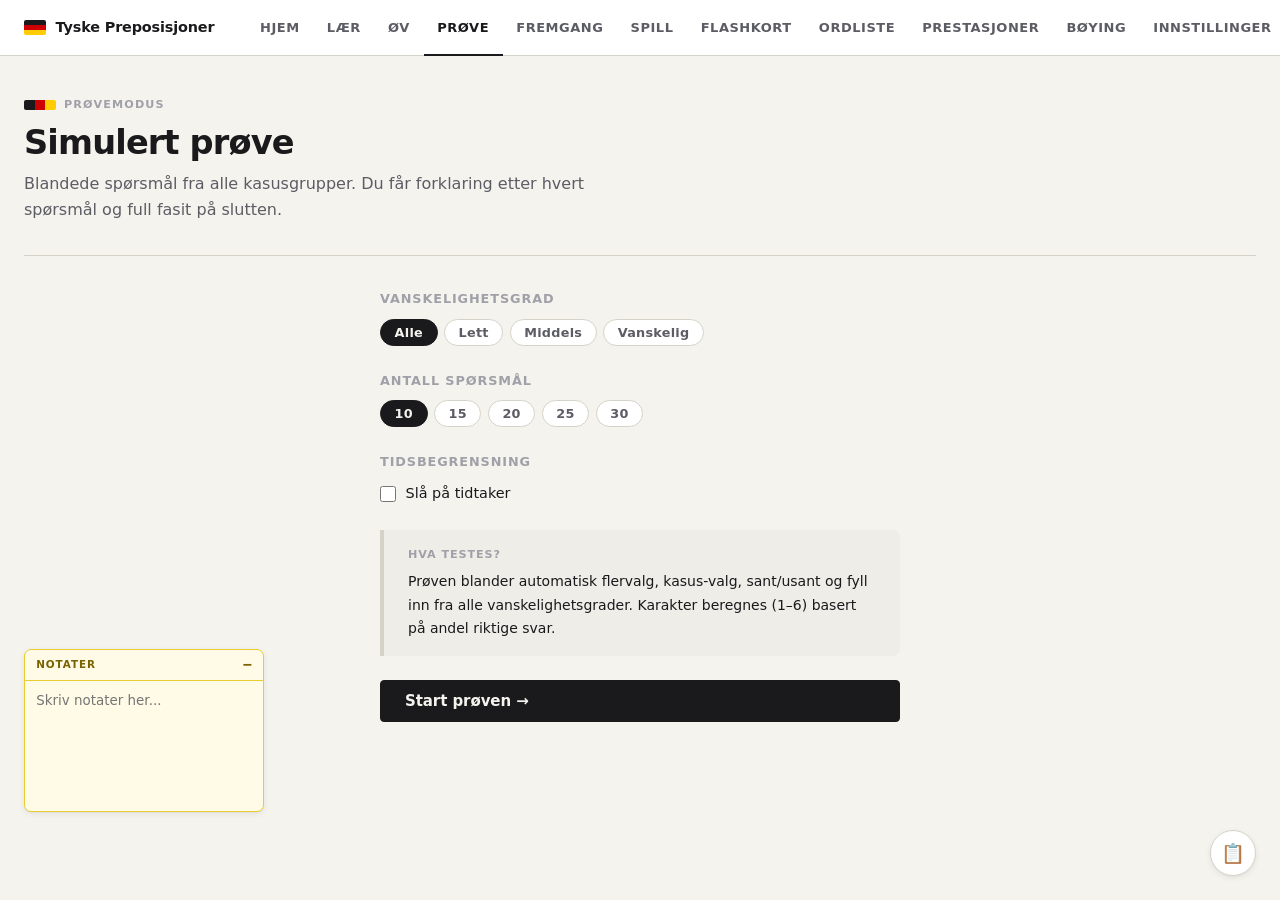
<file: test.html>
<!DOCTYPE html>
<html lang="nb">
<head>
  <meta charset="UTF-8" />
  <meta name="viewport" content="width=device-width, initial-scale=1.0" />
  <title>Prøve &ndash; Tyske Preposisjoner</title>
  <link rel="stylesheet" href="css/style.css" />
</head>
<body>
<div id="page">

  <header class="page-header">
    <div class="page-header-eyebrow">
      <span class="flag-bar"><span class="f1"></span><span class="f2"></span><span class="f3"></span></span>
      <span>Prøvemodus</span>
    </div>
    <h1>Simulert prøve</h1>
    <p>Blandede sp&oslash;rsm&aring;l fra alle kasusgrupper. Du f&aring;r forklaring etter hvert sp&oslash;rsm&aring;l og full fasit p&aring; slutten.</p>
  </header>

  <!-- Setup -->
  <div id="test-setup">
    <div class="test-config">

      <div class="config-row">
        <span class="config-label">Vanskelighetsgrad</span>
        <div class="diff-row">
          <button class="diff-btn active" onclick="setDiff(this,'alle')">Alle</button>
          <button class="diff-btn" onclick="setDiff(this,'easy')">Lett</button>
          <button class="diff-btn" onclick="setDiff(this,'medium')">Middels</button>
          <button class="diff-btn" onclick="setDiff(this,'hard')">Vanskelig</button>
        </div>
        <input type="hidden" id="q-diff" value="alle" />
      </div>

      <div class="config-row">
        <span class="config-label">Antall sp&oslash;rsm&aring;l</span>
        <div class="diff-row">
          <button class="diff-btn active" onclick="setCount(this,10)">10</button>
          <button class="diff-btn" onclick="setCount(this,15)">15</button>
          <button class="diff-btn" onclick="setCount(this,20)">20</button>
          <button class="diff-btn" onclick="setCount(this,25)">25</button>
          <button class="diff-btn" onclick="setCount(this,30)">30</button>
        </div>
        <input type="hidden" id="q-count" value="10" />
      </div>

      <div class="config-row">
        <span class="config-label">Tidsbegrensning</span>
        <label class="toggle-row">
          <input type="checkbox" id="timer-toggle" />
          <span style="font-size:.9rem;font-weight:500;">Sl&aring; p&aring; tidtaker</span>
        </label>
      </div>

      <div id="timer-options" class="hidden config-row" style="padding:.9rem 1rem;background:var(--surface2);border-radius:var(--r-sm);border:1px solid var(--border);">
        <span class="config-label">Tid (minutter)</span>
        <div class="diff-row">
          <button class="diff-btn active" onclick="setTime(this,5)">5 min</button>
          <button class="diff-btn" onclick="setTime(this,10)">10 min</button>
          <button class="diff-btn" onclick="setTime(this,15)">15 min</button>
          <button class="diff-btn" onclick="setTime(this,20)">20 min</button>
        </div>
        <input type="hidden" id="timer-minutes" value="5" />
      </div>

      <div class="callout" style="margin-bottom:1.5rem;">
        <strong>Hva testes?</strong>
        Prøven blander automatisk flervalg, kasus-valg, sant/usant og fyll inn fra alle
        vanskelighetsgrader. Karakter beregnes (1&ndash;6) basert på andel riktige svar.
      </div>

      <button class="btn btn-primary btn-lg" id="start-test-btn" style="width:100%;">
        Start prøven &rarr;
      </button>
    </div>
  </div>

  <!-- Test area -->
  <div id="test-area" class="hidden"></div>

</div>

<script src="js/data.js"></script>
<script src="js/main.js"></script>
<script src="js/audio.js"></script>
<script src="js/settings.js"></script>
<script src="js/achievements.js"></script>
<script src="js/test.js"></script>
<script>
function setDiff(btn, val) {
  btn.closest(".diff-row").querySelectorAll(".diff-btn").forEach(b => b.classList.remove("active"));
  btn.classList.add("active");
  document.getElementById("q-diff").value = val;
}
function setCount(btn, val) {
  btn.closest(".diff-row").querySelectorAll(".diff-btn").forEach(b => b.classList.remove("active"));
  btn.classList.add("active");
  document.getElementById("q-count").value = val;
}
function setTime(btn, val) {
  btn.closest(".diff-row").querySelectorAll(".diff-btn").forEach(b => b.classList.remove("active"));
  btn.classList.add("active");
  document.getElementById("timer-minutes").value = val;
}

document.addEventListener("DOMContentLoaded", () => {
  document.getElementById("timer-toggle").addEventListener("change", function () {
    document.getElementById("timer-options").classList.toggle("hidden", !this.checked);
  });
});
</script>
</body>
</html>
</file>
<file: css/style.css>
/* ============================================================
   Tyske Preposisjoner — Design system
   ============================================================ */

:root {
  /* Surface */
  --bg:       #F4F3EE;
  --surface:  #FFFFFF;
  --surface2: #EEEDE8;
  --border:   #D5D3C8;
  --border2:  #E5E3DC;

  /* Text */
  --text:  #1A1A1C;
  --text2: #5C5C64;
  --text3: #A0A0A8;

  /* Case palette — ink tones */
  --akk:    #174FA8;
  --akk-bg: #EEF4FF;
  --akk-bd: #B8D0F7;
  --dat:    #15623A;
  --dat-bg: #ECF8F2;
  --dat-bd: #A8DCBE;
  --gen:    #601FA0;
  --gen-bg: #F5EEFF;
  --gen-bd: #D0A8F7;
  --wex:    #8A5400;
  --wex-bg: #FFF6EC;
  --wex-bd: #F0C880;

  /* German flag */
  --de-black: #1A1A1C;
  --de-red:   #CC0000;
  --de-gold:  #FFCC00;

  /* Layout */
  --nav-h: 56px;
  --r:     7px;
  --r-sm:  4px;
  --max:   1300px;

  /* Elevation */
  --sh-sm: 0 1px 2px rgba(0,0,0,.06);
  --sh:    0 2px 6px rgba(0,0,0,.07), 0 1px 2px rgba(0,0,0,.04);
}

[data-theme="dark"] {
  --bg:       #111113;
  --surface:  #1C1C1F;
  --surface2: #252528;
  --border:   #313136;
  --border2:  #28282C;

  --text:  #EBEBEF;
  --text2: #8E8E96;
  --text3: #555558;

  --akk-bg: #0D2049;
  --akk-bd: #1A3D8A;
  --dat-bg: #082A1A;
  --dat-bd: #0F4828;
  --gen-bg: #250D3E;
  --gen-bd: #4A1882;
  --wex-bg: #2A1800;
  --wex-bd: #6A3E00;
}

/* ── Reset ──────────────────────────────────────────────────── */

*, *::before, *::after { box-sizing: border-box; margin: 0; padding: 0; }
html { font-size: 16px; scroll-behavior: smooth; -webkit-text-size-adjust: 100%; }
html[data-textsize="small"] { font-size: 14px; }
html[data-textsize="large"] { font-size: 18px; }
html[data-dyslexia="true"] body {
  font-family: "Comic Sans MS", "Comic Sans", "Trebuchet MS", Arial, sans-serif;
  letter-spacing: 0.04em;
  word-spacing: 0.12em;
  line-height: 1.9;
}

body {
  font-family: -apple-system, BlinkMacSystemFont, "Segoe UI", system-ui, sans-serif;
  font-size: 0.9375rem;
  line-height: 1.65;
  background: var(--bg);
  color: var(--text);
  min-height: 100vh;
  transition: background .2s, color .2s;
}

a { color: var(--akk); text-decoration: none; }
a:hover { text-decoration: underline; }

/* ── Navigation ─────────────────────────────────────────────── */

#nav {
  position: fixed;
  inset: 0 0 auto 0;
  height: var(--nav-h);
  background: var(--surface);
  border-bottom: 1px solid var(--border);
  display: flex;
  align-items: center;
  gap: 2rem;
  padding: 0 1.5rem;
  z-index: 100;
}

.nav-brand {
  display: flex;
  align-items: center;
  gap: 0.6rem;
  font-weight: 700;
  font-size: 0.9rem;
  letter-spacing: -0.01em;
  color: var(--text);
  text-decoration: none;
  white-space: nowrap;
  flex-shrink: 0;
}

.nav-flag {
  display: flex;
  flex-direction: column;
  width: 22px;
  height: 15px;
  border-radius: 2px;
  overflow: hidden;
  flex-shrink: 0;
  gap: 0;
}
.nav-flag span { flex: 1 }
.nav-flag .f1 { background: var(--de-black) }
.nav-flag .f2 { background: var(--de-red) }
.nav-flag .f3 { background: var(--de-gold) }

.nav-links {
  display: flex;
  align-items: center;
  list-style: none;
  gap: 0;
  flex: 1;
}

.nav-links a {
  display: block;
  padding: 0 0.85rem;
  height: var(--nav-h);
  line-height: var(--nav-h);
  font-size: 0.8125rem;
  font-weight: 600;
  letter-spacing: 0.04em;
  text-transform: uppercase;
  color: var(--text2);
  text-decoration: none;
  border-bottom: 2px solid transparent;
  transition: color .15s, border-color .15s;
  white-space: nowrap;
}

.nav-links a:hover { color: var(--text); text-decoration: none; }
.nav-links a.active {
  color: var(--text);
  border-bottom-color: var(--text);
}

#theme-btn {
  margin-left: auto;
  background: none;
  border: 1px solid var(--border);
  border-radius: var(--r-sm);
  padding: 0.3rem 0.6rem;
  font-size: 0.75rem;
  font-weight: 600;
  letter-spacing: 0.04em;
  text-transform: uppercase;
  color: var(--text2);
  cursor: pointer;
  transition: background .15s, color .15s;
  white-space: nowrap;
}
#theme-btn:hover { background: var(--surface2); color: var(--text); }
#theme-icon { display: none; }

#hamburger {
  display: none;
  background: none;
  border: 1px solid var(--border);
  border-radius: var(--r-sm);
  padding: 0.3rem 0.55rem;
  font-size: 1rem;
  cursor: pointer;
  color: var(--text);
  margin-left: auto;
}

/* ── Page shell ──────────────────────────────────────────────── */

#page {
  max-width: var(--max);
  margin: 0 auto;
  padding: calc(var(--nav-h) + 2.5rem) 1.5rem 5rem;
}

/* ── Page header (replaces gradient hero) ───────────────────── */

.page-header {
  padding-bottom: 2rem;
  margin-bottom: 2rem;
  border-bottom: 1px solid var(--border);
}

.page-header-eyebrow {
  display: flex;
  align-items: center;
  gap: 0.5rem;
  margin-bottom: 0.6rem;
}

.flag-bar {
  display: flex;
  height: 10px;
  width: 32px;
  border-radius: 2px;
  overflow: hidden;
  flex-shrink: 0;
}
.flag-bar span { flex: 1 }
.flag-bar .f1 { background: var(--de-black) }
.flag-bar .f2 { background: var(--de-red) }
.flag-bar .f3 { background: var(--de-gold) }

.page-header-eyebrow span {
  font-size: 0.7rem;
  font-weight: 700;
  letter-spacing: 0.1em;
  text-transform: uppercase;
  color: var(--text3);
}

.page-header h1 {
  font-size: 2.1rem;
  font-weight: 800;
  letter-spacing: -0.025em;
  line-height: 1.15;
  color: var(--text);
  margin-bottom: 0.5rem;
}

.page-header p {
  font-size: 1rem;
  color: var(--text2);
  max-width: 580px;
}

/* ── Section ─────────────────────────────────────────────────── */

.section {
  margin-bottom: 2.5rem;
}

.section-head {
  display: flex;
  align-items: baseline;
  gap: 0.75rem;
  margin-bottom: 1.25rem;
}

.section-head h2 {
  font-size: 1.2rem;
  font-weight: 700;
  letter-spacing: -0.015em;
}

.section-head .case-chip {
  font-size: 0.7rem;
  font-weight: 700;
  text-transform: uppercase;
  letter-spacing: 0.07em;
  padding: 0.15rem 0.55rem;
  border-radius: 3px;
  border: 1px solid;
}

.chip-akk { color: var(--akk); background: var(--akk-bg); border-color: var(--akk-bd); }
.chip-dat { color: var(--dat); background: var(--dat-bg); border-color: var(--dat-bd); }
.chip-gen { color: var(--gen); background: var(--gen-bg); border-color: var(--gen-bd); }
.chip-wex { color: var(--wex); background: var(--wex-bg); border-color: var(--wex-bd); }

/* ── Cards ───────────────────────────────────────────────────── */

.card {
  background: var(--surface);
  border: 1px solid var(--border);
  border-radius: var(--r);
  padding: 1.5rem;
}

.card-grid {
  display: grid;
  grid-template-columns: repeat(auto-fill, minmax(220px, 1fr));
  gap: 1px;
  background: var(--border);
  border: 1px solid var(--border);
  border-radius: var(--r);
  overflow: hidden;
  margin-bottom: 2rem;
}

.grid-card {
  background: var(--surface);
  padding: 1.5rem;
  text-decoration: none;
  color: var(--text);
  transition: background .15s;
  display: flex;
  flex-direction: column;
  gap: 0.35rem;
}

.grid-card:hover { background: var(--surface2); text-decoration: none; }

.grid-card-label {
  font-size: 0.7rem;
  font-weight: 700;
  text-transform: uppercase;
  letter-spacing: 0.08em;
  color: var(--text3);
  margin-bottom: 0.1rem;
}

.grid-card h3 {
  font-size: 1rem;
  font-weight: 700;
  letter-spacing: -0.01em;
}

.grid-card p {
  font-size: 0.835rem;
  color: var(--text2);
  line-height: 1.5;
}

/* ── Table ───────────────────────────────────────────────────── */

.table-wrap { overflow-x: auto; }

.data-table {
  width: 100%;
  border-collapse: collapse;
  font-size: 0.875rem;
}

.data-table thead th {
  text-align: left;
  font-size: 0.7rem;
  font-weight: 700;
  text-transform: uppercase;
  letter-spacing: 0.06em;
  color: var(--text3);
  padding: 0.5rem 1rem;
  border-bottom: 1px solid var(--border);
  white-space: nowrap;
  background: var(--surface);
}

.data-table tbody tr {
  border-bottom: 1px solid var(--border2);
  transition: background .1s;
}
.data-table tbody tr:last-child { border-bottom: none; }
.data-table tbody tr:hover { background: var(--surface2); }

.data-table td {
  padding: 0.8rem 1rem;
  vertical-align: top;
}

/* Left-border case indicators */
.data-table tbody tr td:first-child {
  border-left: 3px solid transparent;
}
.row-akk td:first-child { border-left-color: var(--akk); }
.row-dat td:first-child { border-left-color: var(--dat); }
.row-gen td:first-child { border-left-color: var(--gen); }
.row-wex td:first-child { border-left-color: var(--wex); }

.td-word {
  font-weight: 700;
  font-size: 0.975rem;
  letter-spacing: -0.01em;
}

.td-example {
  font-style: italic;
  color: var(--text2);
  font-size: 0.8125rem;
  display: block;
  margin-top: 0.2rem;
}

.td-note {
  font-size: 0.775rem;
  color: var(--text2);
  display: inline-block;
  background: var(--surface2);
  border: 1px solid var(--border);
  padding: 0.1rem 0.45rem;
  border-radius: 3px;
}

/* ── Tip / callout ───────────────────────────────────────────── */

.callout {
  padding: 1rem 1.5rem;
  border-left: 4px solid var(--border);
  border-radius: 0 var(--r) var(--r) 0;
  background: var(--surface2);
  margin-bottom: 1.5rem;
  font-size: 0.875rem;
}

/* ── Suggestion cards (progress page) ───────────────────────── */

.suggestion-card {
  display: flex;
  align-items: center;
  gap: 1rem;
  padding: .75rem 1rem;
  border-left: 4px solid var(--border);
  background: var(--surface2);
  border-radius: 0 var(--r-sm) var(--r-sm) 0;
  text-decoration: none;
  color: var(--text);
  transition: background .15s;
}
.suggestion-card:hover { background: var(--border); }
.suggestion-label { font-weight: 700; font-size: .875rem; min-width: 120px; }
.suggestion-hint { color: var(--text3); font-size: .8rem; flex: 1; }
.suggestion-count { font-size: .75rem; font-weight: 700; background: var(--border); padding: .2rem .55rem; border-radius: 99px; white-space: nowrap; }
.callout.akk { border-left-color: var(--akk); background: var(--akk-bg); }
.callout.dat { border-left-color: var(--dat); background: var(--dat-bg); }
.callout.gen { border-left-color: var(--gen); background: var(--gen-bg); }
.callout.wex { border-left-color: var(--wex); background: var(--wex-bg); }

.callout strong {
  display: block;
  font-size: 0.7rem;
  text-transform: uppercase;
  letter-spacing: 0.08em;
  color: var(--text3);
  margin-bottom: 0.4rem;
}

/* ── Buttons ─────────────────────────────────────────────────── */

.btn {
  display: inline-flex;
  align-items: center;
  gap: 0.4rem;
  padding: 0.55rem 1.15rem;
  font-size: 0.875rem;
  font-weight: 600;
  border-radius: var(--r-sm);
  border: 1px solid transparent;
  cursor: pointer;
  font-family: inherit;
  text-decoration: none;
  transition: background .15s, border-color .15s, box-shadow .15s;
  white-space: nowrap;
  letter-spacing: -0.005em;
}
.btn:active { opacity: .88; }

.btn-primary {
  background: var(--text);
  color: var(--bg);
  border-color: var(--text);
}
.btn-primary:hover { background: var(--text2); border-color: var(--text2); color: var(--bg); text-decoration: none; }

.btn-secondary {
  background: var(--surface);
  color: var(--text);
  border-color: var(--border);
}
.btn-secondary:hover { background: var(--surface2); text-decoration: none; color: var(--text); }

.btn-akk    { background: var(--akk); color: #fff; border-color: var(--akk); }
.btn-akk:hover { background: #0E3E94; color: #fff; text-decoration: none; }
.btn-dat    { background: var(--dat); color: #fff; border-color: var(--dat); }
.btn-dat:hover { background: #0D4C2C; color: #fff; text-decoration: none; }
.btn-gen    { background: var(--gen); color: #fff; border-color: var(--gen); }
.btn-gen:hover { background: #4B1688; color: #fff; text-decoration: none; }
.btn-wex    { background: var(--wex); color: #fff; border-color: var(--wex); }
.btn-wex:hover { background: #6E4200; color: #fff; text-decoration: none; }

.btn-lg { padding: 0.7rem 1.5rem; font-size: 0.9375rem; }
.btn-sm { padding: 0.3rem 0.75rem; font-size: 0.8rem; }

.btn-row {
  display: flex;
  flex-wrap: wrap;
  gap: 0.5rem;
  align-items: center;
}

/* ── Tabs ─────────────────────────────────────────────────────── */

.tabs {
  display: flex;
  border-bottom: 1px solid var(--border);
  gap: 0;
  margin-bottom: 1.75rem;
  overflow-x: auto;
  scrollbar-width: none;
}
.tabs::-webkit-scrollbar { display: none; }

.tab-btn {
  padding: 0 1rem;
  height: 44px;
  border: none;
  border-bottom: 2px solid transparent;
  margin-bottom: -1px;
  background: none;
  font-size: 0.8125rem;
  font-weight: 600;
  letter-spacing: 0.03em;
  color: var(--text2);
  cursor: pointer;
  font-family: inherit;
  white-space: nowrap;
  transition: color .15s;
}
.tab-btn:hover { color: var(--text); }
.tab-btn.active { color: var(--text); border-bottom-color: var(--text); }

.tab-panel { display: none; }
.tab-panel.active { display: block; }

/* ── Difficulty picker ──────────────────────────────────────── */

.diff-row {
  display: flex;
  gap: 0.4rem;
  flex-wrap: wrap;
  margin-bottom: 1rem;
}

.diff-btn {
  padding: 0.3rem 0.85rem;
  border: 1px solid var(--border);
  border-radius: 99px;
  font-size: 0.8rem;
  font-weight: 600;
  cursor: pointer;
  background: var(--surface);
  color: var(--text2);
  font-family: inherit;
  transition: all .12s;
  letter-spacing: 0.02em;
}
.diff-btn:hover { border-color: var(--text2); color: var(--text); }
.diff-btn.active { background: var(--text); color: var(--bg); border-color: var(--text); }

/* ── Exercise panel ─────────────────────────────────────────── */

.ex-panel {
  background: var(--surface);
  border: 1px solid var(--border);
  border-radius: var(--r);
  padding: 2rem;
  max-width: 680px;
  margin: 0 auto;
}

.ex-meta {
  display: flex;
  justify-content: space-between;
  align-items: center;
  margin-bottom: 1.25rem;
}

.ex-meta-label {
  font-size: 0.75rem;
  font-weight: 700;
  text-transform: uppercase;
  letter-spacing: 0.08em;
  color: var(--text3);
}

/* Progress dots */
.progress-dots {
  display: flex;
  gap: 3px;
  flex-wrap: wrap;
}
.progress-dot {
  width: 6px;
  height: 6px;
  border-radius: 50%;
  background: var(--border);
}
.progress-dot.done { background: var(--text2); }
.progress-dot.current { background: var(--text); }

.ex-question {
  font-size: 1.25rem;
  font-weight: 600;
  line-height: 1.45;
  margin-bottom: 1.5rem;
  letter-spacing: -0.015em;
}

.ex-question .blank {
  display: inline-block;
  min-width: 80px;
  border-bottom: 2px solid var(--text);
  vertical-align: bottom;
  color: var(--text3);
  text-align: center;
  font-style: italic;
}

.ex-sub {
  font-size: 0.875rem;
  color: var(--text2);
  margin-bottom: 1.5rem;
}

/* ── Option buttons (A/B/C/D) ───────────────────────────────── */

.options-list {
  display: flex;
  flex-direction: column;
  gap: 0.5rem;
}

.option-btn {
  display: flex;
  align-items: center;
  gap: 0.85rem;
  padding: 0.7rem 0.9rem;
  background: var(--surface);
  border: 1px solid var(--border);
  border-radius: var(--r-sm);
  cursor: pointer;
  text-align: left;
  font-family: inherit;
  font-size: 0.9375rem;
  color: var(--text);
  transition: border-color .12s, background .12s;
  width: 100%;
}
.option-btn:hover:not(:disabled) {
  border-color: var(--text);
  background: var(--surface2);
}

.opt-key {
  flex-shrink: 0;
  width: 26px;
  height: 26px;
  border-radius: 4px;
  border: 1px solid var(--border);
  background: var(--surface2);
  font-size: 0.72rem;
  font-weight: 700;
  letter-spacing: 0;
  display: flex;
  align-items: center;
  justify-content: center;
  color: var(--text2);
  font-variant-numeric: tabular-nums;
  transition: background .12s, border-color .12s, color .12s;
}

.option-btn:hover:not(:disabled) .opt-key {
  background: var(--text);
  border-color: var(--text);
  color: var(--surface);
}

.option-btn.correct {
  border-color: var(--dat);
  background: var(--dat-bg);
}
.option-btn.correct .opt-key {
  background: var(--dat);
  border-color: var(--dat);
  color: #fff;
}

.option-btn.wrong {
  border-color: var(--de-red);
  background: #FEF2F2;
}
.option-btn.wrong .opt-key {
  background: var(--de-red);
  border-color: var(--de-red);
  color: #fff;
}

/* ── Two-column options (for case selection) ────────────────── */

.options-2col {
  display: grid;
  grid-template-columns: 1fr 1fr;
  gap: 0.5rem;
}

/* ── True/False ──────────────────────────────────────────────── */

.tf-row {
  display: grid;
  grid-template-columns: 1fr 1fr;
  gap: 0.5rem;
}

.tf-btn {
  padding: 0.85rem 1rem;
  border: 1px solid var(--border);
  border-radius: var(--r-sm);
  font-size: 0.9375rem;
  font-weight: 600;
  cursor: pointer;
  background: var(--surface);
  color: var(--text);
  font-family: inherit;
  transition: border-color .12s, background .12s;
  letter-spacing: -0.01em;
}
.tf-btn:hover:not(:disabled) { border-color: var(--text); background: var(--surface2); }
.tf-btn.correct { border-color: var(--dat); background: var(--dat-bg); color: var(--dat); }
.tf-btn.wrong { border-color: var(--de-red); background: #FEF2F2; color: var(--de-red); }

/* ── Fill / Write input ─────────────────────────────────────── */

.fill-wrap {
  margin-bottom: 0.75rem;
}

.fill-input {
  width: 100%;
  border: none;
  border-bottom: 2px solid var(--border);
  border-radius: 0;
  background: transparent;
  font-family: inherit;
  font-size: 1.05rem;
  color: var(--text);
  padding: 0.4rem 0;
  outline: none;
  transition: border-color .15s;
}
.fill-input::placeholder { color: var(--text3); }
.fill-input:focus { border-bottom-color: var(--text); }
.fill-input.correct { border-bottom-color: var(--dat); color: var(--dat); }
.fill-input.wrong { border-bottom-color: var(--de-red); color: var(--de-red); }

.hint-line {
  font-size: 0.8rem;
  color: var(--text3);
  margin-bottom: 1.25rem;
  letter-spacing: 0.01em;
}

/* ── Feedback ────────────────────────────────────────────────── */

.feedback {
  display: none;
  margin-top: 1.5rem;
  padding-top: 1.25rem;
  border-top: 1px solid var(--border2);
}
.feedback.show { display: block; }

.feedback-status {
  display: flex;
  align-items: center;
  gap: 0.5rem;
  font-size: 0.8125rem;
  font-weight: 700;
  text-transform: uppercase;
  letter-spacing: 0.06em;
  margin-bottom: 0.4rem;
}
.feedback-status.ok  { color: var(--dat); }
.feedback-status.err { color: var(--de-red); }

.feedback-icon {
  width: 18px;
  height: 18px;
  border-radius: 50%;
  display: flex;
  align-items: center;
  justify-content: center;
  font-size: 0.7rem;
  font-weight: 900;
  flex-shrink: 0;
}
.feedback-icon.ok  { background: var(--dat); color: #fff; }
.feedback-icon.err { background: var(--de-red); color: #fff; }

.feedback-exp {
  font-size: 0.875rem;
  color: var(--text2);
  line-height: 1.55;
}
.feedback-exp strong { color: var(--text); }

.ex-actions {
  display: none;
  margin-top: 1.25rem;
}
.ex-actions.show { display: flex; gap: 0.5rem; }

/* ── Score / results ────────────────────────────────────────── */

.score-ring {
  width: 100px;
  height: 100px;
  border-radius: 50%;
  border: 3px solid var(--border);
  display: flex;
  flex-direction: column;
  align-items: center;
  justify-content: center;
  margin: 0 auto 1.25rem;
}
.score-ring.ok  { border-color: var(--dat); }
.score-ring.mid { border-color: var(--wex); }
.score-ring.low { border-color: var(--de-red); }

.score-num  { font-size: 1.75rem; font-weight: 800; line-height: 1; letter-spacing: -0.03em; }
.score-pct  { font-size: 0.75rem; color: var(--text3); margin-top: 0.1rem; }

.review-item {
  padding: 0.85rem 1rem;
  border-radius: var(--r-sm);
  border-left: 3px solid;
  margin-bottom: 0.5rem;
  font-size: 0.875rem;
  line-height: 1.5;
}
.review-item.ok  { border-color: var(--dat); background: var(--dat-bg); }
.review-item.err { border-color: var(--de-red); background: #FEF2F2; }
.review-item .rv-q  { font-weight: 600; }
.review-item .rv-a  { color: var(--text2); font-size: 0.82rem; margin-top: 0.2rem; }

/* ── Match ───────────────────────────────────────────────────── */

.match-grid {
  display: grid;
  grid-template-columns: 1fr 1fr;
  gap: 0.75rem;
  margin-bottom: 1rem;
}

.match-col { display: flex; flex-direction: column; gap: 0.4rem; }

.match-item {
  padding: 0.6rem 0.9rem;
  border: 1px solid var(--border);
  border-radius: var(--r-sm);
  background: var(--surface2);
  font-size: 0.875rem;
  font-weight: 600;
  cursor: pointer;
  transition: border-color .12s, background .12s;
  user-select: none;
}
.match-item:hover { border-color: var(--text); }
.match-item.selected { border-color: var(--text); background: var(--surface); }
.match-item.matched  { border-color: var(--dat); background: var(--dat-bg); color: var(--dat); cursor: default; }
.match-item.wrong-match { border-color: var(--de-red); background: #FEF2F2; animation: shake .3s; }

@keyframes shake {
  0%,100% { transform: translateX(0); }
  33%      { transform: translateX(-4px); }
  66%      { transform: translateX(4px); }
}

/* ── Timer ───────────────────────────────────────────────────── */

.timer {
  font-size: 0.875rem;
  font-weight: 700;
  color: var(--text2);
  font-variant-numeric: tabular-nums;
  letter-spacing: 0.03em;
}
.timer.warn { color: var(--de-red); animation: blink .7s step-end infinite; }
@keyframes blink { 50% { opacity: .4; } }

/* ── Progress / stats page ───────────────────────────────────── */

.stat-row {
  display: grid;
  grid-template-columns: repeat(auto-fill, minmax(160px, 1fr));
  gap: 1px;
  background: var(--border);
  border: 1px solid var(--border);
  border-radius: var(--r);
  overflow: hidden;
  margin-bottom: 1.75rem;
}

.stat-cell {
  background: var(--surface);
  padding: 1.25rem 1.5rem;
}

.stat-n {
  font-size: 2rem;
  font-weight: 800;
  letter-spacing: -0.04em;
  color: var(--text);
  line-height: 1;
}
.stat-l {
  font-size: 0.75rem;
  color: var(--text3);
  text-transform: uppercase;
  letter-spacing: 0.06em;
  margin-top: 0.35rem;
}

.bar-track {
  background: var(--surface2);
  border-radius: 99px;
  height: 5px;
  overflow: hidden;
}
.bar-fill {
  height: 100%;
  border-radius: 99px;
  background: var(--text);
  transition: width .4s ease;
}

.wrong-list {
  list-style: none;
}
.wrong-list li {
  display: flex;
  justify-content: space-between;
  align-items: center;
  padding: 0.7rem 1rem;
  border-bottom: 1px solid var(--border2);
  font-size: 0.875rem;
  gap: 1rem;
}
.wrong-list li:last-child { border-bottom: none; }

.wrong-count {
  flex-shrink: 0;
  font-size: 0.75rem;
  font-weight: 700;
  color: var(--de-red);
  background: #FEF2F2;
  border: 1px solid #FECACA;
  border-radius: 99px;
  padding: 0.1rem 0.55rem;
}

/* ── Toast ───────────────────────────────────────────────────── */

#toast {
  position: fixed;
  bottom: 2rem;
  left: 50%;
  transform: translateX(-50%) translateY(80px);
  background: var(--text);
  color: var(--surface);
  padding: 0.6rem 1.2rem;
  border-radius: 99px;
  font-size: 0.8125rem;
  font-weight: 600;
  pointer-events: none;
  transition: transform .25s;
  z-index: 999;
  white-space: nowrap;
}
#toast.show { transform: translateX(-50%) translateY(0); }

/* ── Wechsel two-col ─────────────────────────────────────────── */

.two-col-rule {
  display: grid;
  grid-template-columns: 1fr 1fr;
  gap: 1rem;
  margin-bottom: 1.5rem;
}
.rule-col {
  padding: 1rem 1.1rem;
  border-radius: var(--r-sm);
  border: 1px solid var(--border);
}
.rule-col.akk { border-color: var(--akk-bd); background: var(--akk-bg); }
.rule-col.dat { border-color: var(--dat-bd); background: var(--dat-bg); }
.rule-col h4 {
  font-size: 0.75rem;
  font-weight: 700;
  text-transform: uppercase;
  letter-spacing: 0.07em;
  margin-bottom: 0.5rem;
}
.rule-col.akk h4 { color: var(--akk); }
.rule-col.dat h4 { color: var(--dat); }
.rule-col p { font-size: 0.875rem; color: var(--text2); line-height: 1.5; }
.rule-col em { color: var(--text); font-size: 0.85rem; display: block; margin-top: 0.35rem; }

/* ── Utility ─────────────────────────────────────────────────── */

.divider { border: none; border-top: 1px solid var(--border2); margin: 1.5rem 0; }
.hidden  { display: none !important; }
.text-center { text-align: center; }
.muted { color: var(--text2); }
.small { font-size: 0.8125rem; }

/* ── Practice chooser ────────────────────────────────────────── */

.ex-type-list {
  border: 1px solid var(--border);
  border-radius: var(--r);
  overflow: hidden;
}

.ex-type-row {
  display: flex;
  align-items: center;
  justify-content: space-between;
  gap: 1rem;
  padding: 1.1rem 1.25rem;
  border-bottom: 1px solid var(--border2);
  background: var(--surface);
  flex-wrap: wrap;
}
.ex-type-row:last-child { border-bottom: none; }

.ex-type-info { flex: 1; min-width: 0; }
.ex-type-info h3 { font-size: 0.9375rem; font-weight: 600; margin-bottom: 0.2rem; letter-spacing: -0.01em; }
.ex-type-info p  { font-size: 0.8rem; color: var(--text2); }

.ex-type-num {
  flex-shrink: 0;
  width: 28px;
  height: 28px;
  border-radius: 50%;
  border: 1px solid var(--border);
  font-size: 0.75rem;
  font-weight: 700;
  display: flex;
  align-items: center;
  justify-content: center;
  color: var(--text3);
}

.ex-type-controls {
  display: flex;
  align-items: center;
  gap: 0.75rem;
  flex-shrink: 0;
}

/* ── Test setup ──────────────────────────────────────────────── */

.test-config {
  max-width: 520px;
  margin: 0 auto;
}

.config-row {
  margin-bottom: 1.5rem;
}
.config-label {
  font-size: 0.8rem;
  font-weight: 700;
  text-transform: uppercase;
  letter-spacing: 0.07em;
  color: var(--text3);
  margin-bottom: 0.6rem;
  display: block;
}
.toggle-row {
  display: flex;
  align-items: center;
  gap: 0.6rem;
  cursor: pointer;
}
.toggle-row input[type="checkbox"] {
  width: 16px; height: 16px;
  cursor: pointer;
  accent-color: var(--text);
}

/* ── Game ────────────────────────────────────────────────────── */

.game-wrapper {
  display: flex;
  flex-direction: column;
  align-items: center;
  gap: 0;
  margin-top: 1.5rem;
}

.game-canvas-wrap {
  width: 100%;
  max-width: 640px;
  border-radius: var(--r) var(--r) 0 0;
  overflow: hidden;
  line-height: 0;
  border: 1px solid var(--border);
  border-bottom: none;
}

#game-canvas {
  width: 100%;
  height: auto;
  display: block;
  cursor: crosshair;
}

.game-question-card {
  width: 100%;
  max-width: 640px;
  background: var(--surface);
  border: 1px solid var(--border);
  padding: 0.9rem 1.1rem 0.75rem;
}

.game-question-label {
  font-size: 0.7rem;
  font-weight: 700;
  letter-spacing: 0.08em;
  text-transform: uppercase;
  color: var(--text3);
  display: block;
  margin-bottom: 0.3rem;
}

#question-text {
  font-size: 1rem;
  font-weight: 600;
  color: var(--text);
  margin: 0 0 0.1rem;
  line-height: 1.5;
}

#question-tip {
  font-size: 0.8125rem;
  color: var(--wex);
  font-style: italic;
  min-height: 1.2em;
}

#question-explain {
  display: none;
  margin-top: 0.4rem;
  font-size: 0.8125rem;
  color: var(--dat);
  font-weight: 500;
  padding-top: 0.4rem;
  border-top: 1px solid var(--border2);
}

.game-touch-controls {
  width: 100%;
  max-width: 640px;
  display: flex;
  justify-content: center;
  gap: 0.6rem;
  padding: 0.6rem 1rem;
  background: var(--surface2);
  border: 1px solid var(--border);
  border-top: none;
  border-radius: 0 0 var(--r) var(--r);
}

.ctrl-btn {
  flex: 1;
  max-width: 140px;
  background: var(--surface);
  border: 1px solid var(--border);
  border-radius: var(--r-sm);
  padding: 0.65rem 1rem;
  font-size: 1.1rem;
  font-weight: 700;
  cursor: pointer;
  user-select: none;
  -webkit-user-select: none;
  touch-action: none;
  color: var(--text);
  transition: background .1s;
}

.ctrl-btn:active { background: var(--surface2); }

.ctrl-shoot-btn {
  background: var(--akk);
  color: #fff;
  border-color: var(--akk);
  font-size: 0.8125rem;
  letter-spacing: 0.04em;
  font-weight: 700;
}

.ctrl-shoot-btn:active { background: #0f3880; }

/* ── Settings page ───────────────────────────────────────────── */

.settings-section {
  margin-bottom: 2rem;
}

.settings-heading {
  font-size: 0.72rem;
  font-weight: 700;
  text-transform: uppercase;
  letter-spacing: 0.09em;
  color: var(--text3);
  margin-bottom: 0.75rem;
}

.settings-block {
  background: var(--surface);
  border: 1px solid var(--border);
  border-radius: var(--r);
  padding: 1rem 1.25rem;
  margin-bottom: 0.5rem;
}

.settings-row {
  display: flex;
  align-items: center;
  justify-content: space-between;
  gap: 1.5rem;
}

.settings-label {
  font-size: 0.9375rem;
  font-weight: 600;
  color: var(--text);
  display: block;
  margin-bottom: 0.15rem;
}

.settings-sub {
  font-size: 0.8rem;
  color: var(--text3);
  line-height: 1.45;
}

/* Theme picker cards */
.theme-cards {
  display: flex;
  gap: 0.75rem;
  flex-wrap: wrap;
}

.theme-card {
  display: flex;
  flex-direction: column;
  align-items: center;
  gap: 0.45rem;
  padding: 0.6rem 1rem;
  border: 2px solid var(--border);
  border-radius: var(--r);
  background: var(--surface2);
  cursor: pointer;
  font-size: 0.8125rem;
  font-weight: 600;
  color: var(--text2);
  transition: border-color .15s, color .15s;
  font-family: inherit;
  flex: 1;
  min-width: 80px;
}
.theme-card:hover         { border-color: var(--text3); color: var(--text); }
.theme-card.active        { border-color: var(--text); color: var(--text); background: var(--surface); }

.theme-preview {
  width: 54px;
  height: 30px;
  border-radius: 4px;
  border: 1px solid var(--border);
  display: block;
}
.theme-preview-light  { background: #F4F3EE; }
.theme-preview-dark   { background: #111113; }
.theme-preview-system {
  background: linear-gradient(135deg, #F4F3EE 50%, #111113 50%);
}

/* Toggle switch */
.toggle-switch { position: relative; display: inline-block; width: 44px; height: 24px; flex-shrink: 0; }
.toggle-switch input { opacity: 0; width: 0; height: 0; }
.toggle-track {
  position: absolute; inset: 0;
  background: var(--surface2);
  border: 1.5px solid var(--border);
  border-radius: 99px;
  cursor: pointer;
  transition: background .18s, border-color .18s;
}
.toggle-track::before {
  content: "";
  position: absolute;
  width: 16px; height: 16px;
  left: 3px; top: 50%;
  transform: translateY(-50%);
  border-radius: 50%;
  background: var(--text3);
  transition: transform .18s, background .18s;
}
.toggle-switch input:checked + .toggle-track { background: var(--text); border-color: var(--text); }
.toggle-switch input:checked + .toggle-track::before { transform: translate(20px,-50%); background: var(--surface); }

/* Segmented control */
.seg-control {
  display: flex;
  border: 1px solid var(--border);
  border-radius: var(--r-sm);
  overflow: hidden;
  width: fit-content;
  flex-wrap: wrap;
}
.seg-btn {
  padding: 0.45rem 0.9rem;
  font-size: 0.8125rem;
  font-weight: 600;
  font-family: inherit;
  background: var(--surface2);
  border: none;
  border-right: 1px solid var(--border);
  cursor: pointer;
  color: var(--text2);
  transition: background .12s, color .12s;
  white-space: nowrap;
}
.seg-btn:last-child { border-right: none; }
.seg-btn:hover      { background: var(--surface); color: var(--text); }
.seg-btn.active     { background: var(--text); color: var(--surface); }

/* Danger section */
.danger-section .settings-block { border-color: #FECACA; }
[data-theme="dark"] .danger-section .settings-block { border-color: #7F1D1D; }

.btn-danger {
  background: var(--de-red);
  color: #fff;
  border: 1px solid var(--de-red);
  padding: 0.45rem 1rem;
  border-radius: var(--r-sm);
  font-size: 0.8125rem;
  font-weight: 600;
  cursor: pointer;
  font-family: inherit;
  white-space: nowrap;
  flex-shrink: 0;
}
.btn-danger:hover { background: #AA0000; border-color: #AA0000; }

/* ── Achievements page ───────────────────────────────────────── */

.ach-progress-wrap {
  margin-bottom: 2rem;
  background: var(--surface);
  border: 1px solid var(--border);
  border-radius: var(--r);
  padding: 1.25rem 1.5rem;
}

.ach-grid {
  display: grid;
  grid-template-columns: repeat(auto-fill, minmax(240px, 1fr));
  gap: 0.75rem;
  margin-bottom: 2rem;
}

.ach-card {
  display: flex;
  align-items: flex-start;
  gap: 0.9rem;
  padding: 1rem 1.1rem;
  border-radius: var(--r);
  border: 1px solid var(--border);
  background: var(--surface);
  transition: transform .15s, box-shadow .15s;
}
.ach-card.locked  { opacity: 0.45; filter: grayscale(0.6); }
.ach-card.unlocked { border-color: var(--dat-bd); background: var(--dat-bg); }
.ach-card.unlocked:hover { transform: translateY(-2px); box-shadow: var(--sh); }

.ach-card-icon {
  font-size: 1.75rem;
  line-height: 1;
  flex-shrink: 0;
  width: 2.2rem;
  text-align: center;
}
.ach-card.locked .ach-card-icon { filter: grayscale(1); opacity: 0.5; }

.ach-card-body    { min-width: 0; }
.ach-card-label   { font-weight: 700; font-size: 0.9rem; margin-bottom: 0.15rem; }
.ach-card.unlocked .ach-card-label { color: var(--dat); }
.ach-card-desc    { font-size: 0.78rem; color: var(--text2); line-height: 1.45; }
.ach-card-date    { font-size: 0.72rem; color: var(--text3); margin-top: 0.3rem; }

/* ── Achievement toast ───────────────────────────────────────── */

.ach-toast {
  position: fixed;
  bottom: 2.5rem;
  right: 1.5rem;
  display: flex;
  align-items: center;
  gap: 0.85rem;
  padding: 0.85rem 1.1rem;
  background: var(--text);
  color: var(--surface);
  border-radius: var(--r);
  box-shadow: 0 4px 20px rgba(0,0,0,.22);
  z-index: 1000;
  transform: translateX(120%);
  transition: transform .35s cubic-bezier(.16,1,.3,1);
  max-width: 320px;
  pointer-events: none;
}
.ach-toast.show { transform: translateX(0); }
.ach-toast-icon { font-size: 1.5rem; flex-shrink: 0; }
.ach-toast-title { font-size: 0.7rem; font-weight: 700; letter-spacing: .07em; text-transform: uppercase; opacity: .65; }
.ach-toast-name  { font-size: 0.9rem; font-weight: 700; }

/* ── Hover tooltips ──────────────────────────────────────────── */

.tip {
  position: relative;
  cursor: help;
  border-bottom: 1px dashed var(--text3);
  display: inline;
}
.tip::after {
  content: attr(data-tip);
  position: absolute;
  bottom: calc(100% + 7px);
  left: 50%;
  transform: translateX(-50%);
  background: var(--text);
  color: var(--surface);
  padding: 0.45rem 0.85rem;
  border-radius: var(--r-sm);
  font-size: 0.8rem;
  font-weight: 400;
  font-style: normal;
  pointer-events: none;
  opacity: 0;
  transition: opacity .15s;
  z-index: 200;
  line-height: 1.5;
  min-width: 280px;
  max-width: 680px;
  white-space: normal;
  text-align: left;
}
.tip:hover::after { opacity: 1; }

/* Tooltips inside overflow:hidden table wrappers must open downward */
.table-wrap .tip::after {
  bottom: auto;
  top: calc(100% + 7px);
}

/* ── Husketips / reading extras ──────────────────────────────── */

.tip-grid {
  display: grid;
  grid-template-columns: repeat(auto-fill, minmax(220px, 1fr));
  gap: 0.75rem;
  margin-bottom: 1.5rem;
}

.tip-card {
  border: 1px solid var(--border);
  border-radius: var(--r);
  padding: 1rem 1.1rem;
  background: var(--surface);
}

.tip-card-head {
  font-size: 0.72rem;
  font-weight: 700;
  text-transform: uppercase;
  letter-spacing: 0.07em;
  color: var(--text3);
  margin-bottom: 0.5rem;
}

.tip-card p { font-size: 0.875rem; color: var(--text2); line-height: 1.55; }
.tip-card strong { color: var(--text); }
.tip-card em { display: block; margin-top: .4rem; font-size: .8125rem; color: var(--text3); }

.mistake-list { list-style: none; margin-bottom: 1.25rem; }
.mistake-list li { padding: .7rem 1rem; border-bottom: 1px solid var(--border2); font-size: .875rem; line-height: 1.55; }
.mistake-list li:first-child { border-radius: var(--r) var(--r) 0 0; }
.mistake-list li:last-child { border-bottom: none; border-radius: 0 0 var(--r) var(--r); }
.mistake-list .wrong { color: var(--de-red); font-weight: 600; }
.mistake-list .right { color: var(--dat); font-weight: 600; }

.decision-tree {
  background: var(--surface);
  border: 1px solid var(--border);
  border-radius: var(--r);
  padding: 1.25rem 1.5rem;
  margin-bottom: 1.5rem;
  font-size: .875rem;
}
.decision-tree p { margin-bottom: .5rem; color: var(--text2); }
.decision-tree .dt-q { font-weight: 700; color: var(--text); margin-top: .75rem; }
.decision-tree .dt-yes { color: var(--dat); }
.decision-tree .dt-no  { color: var(--akk); }

/* ── game-select-card hover ──────────────────────────────────── */
.game-select-card { cursor: pointer; }
.game-select-card:hover { transform: translateY(-2px); box-shadow: var(--sh); }

/* ── Ro-verb table helpers ───────────────────────────────────── */
.verb-no    { font-size: .75rem; color: var(--text3); font-style: italic; margin-left: .25rem; }
.verb-trans { font-size: .78rem; color: var(--text3); display: block; margin-top: .15rem; }

/* ── Hover translation spans (.trans) ───────────────────────── */
.trans {
  cursor: help;
  border-bottom: 1px dashed var(--text3);
  position: relative;
  display: inline;
}
.trans::after {
  content: " 🇳🇴 " attr(data-no);
  position: absolute;
  bottom: calc(100% + 6px);
  left: 50%;
  transform: translateX(-50%);
  background: var(--text);
  color: var(--surface);
  padding: .35rem .75rem;
  border-radius: var(--r-sm);
  font-size: .8rem;
  white-space: nowrap;
  pointer-events: none;
  opacity: 0;
  transition: opacity .15s;
  z-index: 201;
}
.trans:hover::after { opacity: 1; }
/* Hide the .trans tooltip when hovering over a .tip inside it */
.trans:has(.tip:hover)::after { opacity: 0; }

/* ── DeepL translator box ────────────────────────────────────── */
.deepl-box {
  background: var(--surface);
  border: 1px solid var(--border);
  border-radius: var(--r);
  padding: 1.25rem 1.5rem;
  margin-top: 3rem;
  margin-bottom: 2rem;
}
.deepl-box h3 {
  font-size: .875rem;
  font-weight: 700;
  text-transform: uppercase;
  letter-spacing: .07em;
  color: var(--text3);
  margin-bottom: .75rem;
}
.deepl-row {
  display: flex;
  gap: .75rem;
  flex-wrap: wrap;
  align-items: flex-end;
}
.deepl-textarea {
  flex: 1 1 260px;
  min-height: 72px;
  padding: .55rem .85rem;
  font-size: .9375rem;
  font-family: inherit;
  color: var(--text);
  background: var(--bg);
  border: 1px solid var(--border);
  border-radius: var(--r-sm);
  outline: none;
  resize: vertical;
  transition: border-color .15s;
}
.deepl-textarea:focus { border-color: var(--text2); }
.deepl-btns { display: flex; flex-direction: column; gap: .5rem; }
.deepl-dir {
  display: flex;
  gap: .4rem;
  flex-wrap: wrap;
}

/* ── Suggestion cards ────────────────────────────────────────── */
.suggestion-card {
  display: flex;
  align-items: center;
  justify-content: space-between;
  gap: 1rem;
  padding: .85rem 1rem;
  border: 1px solid var(--border);
  border-radius: var(--r);
  background: var(--surface);
  margin-bottom: .6rem;
  text-decoration: none;
  color: var(--text);
  transition: border-color .12s, background .12s;
}
.suggestion-card:hover { border-color: var(--text2); background: var(--surface2); text-decoration: none; }
.suggestion-label { font-weight: 600; font-size: .9375rem; }
.suggestion-hint  { font-size: .8125rem; color: var(--text2); margin-top: .1rem; }
.suggestion-count { font-size: .75rem; font-weight: 700; background: var(--wex-bg); color: var(--wex); border: 1px solid var(--wex-bd); border-radius: 99px; padding: .15rem .6rem; white-space: nowrap; }

/* ── Responsive ──────────────────────────────────────────────── */

@media (max-width: 640px) {
  #page { padding-left: 1rem; padding-right: 1rem; }
  #nav { padding: 0 1rem; }
  .nav-links { display: none; }
  .nav-links.open {
    display: flex;
    flex-direction: column;
    position: fixed;
    top: var(--nav-h);
    left: 0; right: 0;
    background: var(--surface);
    border-bottom: 1px solid var(--border);
    padding: 0.5rem;
    z-index: 99;
  }
  .nav-links.open a {
    height: auto;
    line-height: 1;
    padding: 0.7rem 1rem;
    border-bottom: none;
  }
  #hamburger { display: flex; }

  .page-header h1 { font-size: 1.65rem; }
  .options-2col   { grid-template-columns: 1fr; }
  .tf-row         { grid-template-columns: 1fr; }
  .two-col-rule   { grid-template-columns: 1fr; }
  .match-grid     { grid-template-columns: 1fr; }
  .ex-panel       { padding: 1.25rem; }
  .ex-type-controls { flex-wrap: wrap; }
  .card-grid      { grid-template-columns: 1fr 1fr; }
  #sticky-note    { width: calc(100vw - 2rem); left: 1rem; right: 1rem; }
}

/* ── Sticky note ─────────────────────────────────────────────── */

#sticky-note {
  position: fixed;
  bottom: 5.5rem;
  left: 1.5rem;
  z-index: 490;
  width: 240px;
  background: #FFFBE6;
  border: 1.5px solid #E8CC30;
  border-radius: var(--r);
  box-shadow: var(--sh);
}

[data-theme="dark"] #sticky-note {
  background: #1E1A00;
  border-color: #5A4A00;
}

#sticky-header {
  display: flex;
  align-items: center;
  justify-content: space-between;
  padding: .4rem .7rem;
  border-bottom: 1px solid #E8CC30;
  cursor: default;
}

[data-theme="dark"] #sticky-header {
  border-bottom-color: #5A4A00;
}

#sticky-note.minimized #sticky-header {
  border-bottom: none;
}

#sticky-title {
  font-size: .65rem;
  font-weight: 700;
  text-transform: uppercase;
  letter-spacing: .09em;
  color: #7A6200;
}

[data-theme="dark"] #sticky-title { color: #C8A000; }

#sticky-toggle {
  background: none;
  border: none;
  cursor: pointer;
  font-size: 1rem;
  font-weight: 700;
  color: #7A6200;
  line-height: 1;
  padding: 0;
}

[data-theme="dark"] #sticky-toggle { color: #C8A000; }

#sticky-body {
  display: block;
  width: 100%;
  height: 130px;
  padding: .55rem .7rem;
  background: transparent;
  border: none;
  resize: none;
  font-family: inherit;
  font-size: .84rem;
  line-height: 1.6;
  color: #2A2000;
  outline: none;
}

[data-theme="dark"] #sticky-body { color: #E8CC60; }

#sticky-note.minimized #sticky-body { display: none; }

/* ── Compact view ────────────────────────────────────────────── */
html[data-compact="true"] #page { padding-top: calc(var(--nav-h) + 1.25rem); padding-bottom: 3rem; }
html[data-compact="true"] .card { padding: 1rem; }
html[data-compact="true"] .settings-section { padding: 1rem 0; }
html[data-compact="true"] .settings-block { padding: .6rem 0; }
html[data-compact="true"] .ex-panel { padding: 1.1rem; }
html[data-compact="true"] .page-header { padding-bottom: 1.2rem; margin-bottom: 1.2rem; }
html[data-compact="true"] .section-head { margin-bottom: .75rem; }

/* ── High contrast ───────────────────────────────────────────── */
html[data-contrast="high"] { --text2: #3A3A3E; --text3: #6A6A72; --border: #B0AEA6; --border2: #C8C6BE; }
html[data-contrast="high"][data-theme="dark"] { --text2: #BABABF; --text3: #909096; --border: #555558; --border2: #444448; }

/* ── Note color swatches ─────────────────────────────────────── */
.note-color-row { display: flex; gap: .6rem; flex-wrap: wrap; }
.note-color-btn {
  width: 34px; height: 34px;
  border-radius: 50%;
  border: 2.5px solid transparent;
  cursor: pointer;
  transition: transform .12s, box-shadow .12s;
}
.note-color-btn:hover { transform: scale(1.15); }
.note-color-btn.active { box-shadow: 0 0 0 3px var(--text); transform: scale(1.1); }

/* ── Streak badge ────────────────────────────────────────────── */
.streak-badge {
  display: inline-flex; align-items: center; gap: .3rem;
  font-size: .72rem; font-weight: 700;
  color: var(--wex); background: var(--wex-bg);
  border: 1px solid var(--wex-bd);
  border-radius: 99px; padding: .15rem .6rem;
}

@keyframes confetti-fall {
  0%   { transform: translateY(0)     rotate(0deg);   opacity: 1; }
  80%  { opacity: 1; }
  100% { transform: translateY(105vh) rotate(720deg); opacity: 0; }
}

.odin-pop {
  position: fixed;
  z-index: 9998;
  pointer-events: none;
  height: auto;
  filter: drop-shadow(0 10px 18px rgba(0,0,0,.28));
  animation: odin-pop 2.2s cubic-bezier(.2,.9,.22,1) forwards;
}

@keyframes odin-pop {
  0%   { opacity: 0; transform: translate(-50%,-50%) rotate(-12deg) scale(.25); }
  12%  { opacity: 1; transform: translate(-50%,-50%) rotate(8deg) scale(1); }
  78%  { opacity: 1; }
  100% { opacity: 0; transform: translate(-50%,-70%) rotate(18deg) scale(1.15); }
}

/* ── Inline article table (for article exercises) ────────────── */

.art-ref-inline {
  background: var(--surface2);
  border: 1px solid var(--border);
  border-radius: var(--r-sm);
  padding: .6rem .85rem .5rem;
  margin-bottom: .85rem;
}

.art-ref-label {
  font-size: .62rem;
  font-weight: 700;
  text-transform: uppercase;
  letter-spacing: .09em;
  color: var(--text3);
  margin-bottom: .35rem;
}

.art-ref-tbl {
  width: 100%;
  border-collapse: collapse;
}

.art-ref-tbl th {
  text-align: center;
  padding: .1rem .35rem;
  font-size: .62rem;
  font-weight: 700;
  text-transform: uppercase;
  letter-spacing: .06em;
  color: var(--text3);
  border-bottom: 1px solid var(--border);
}

.art-ref-tbl th:first-child { text-align: left; }

.art-ref-tbl td {
  text-align: center;
  padding: .2rem .35rem;
  font-size: .8rem;
}

.art-ref-tbl .art-k {
  text-align: left;
  font-weight: 600;
  color: var(--text3);
  font-size: .68rem;
}

.art-ref-tbl .art-akk {
  color: var(--akk);
  font-weight: 800;
}

.art-ref-tbl .art-dat {
  color: var(--dat);
  font-weight: 800;
}
</file>
